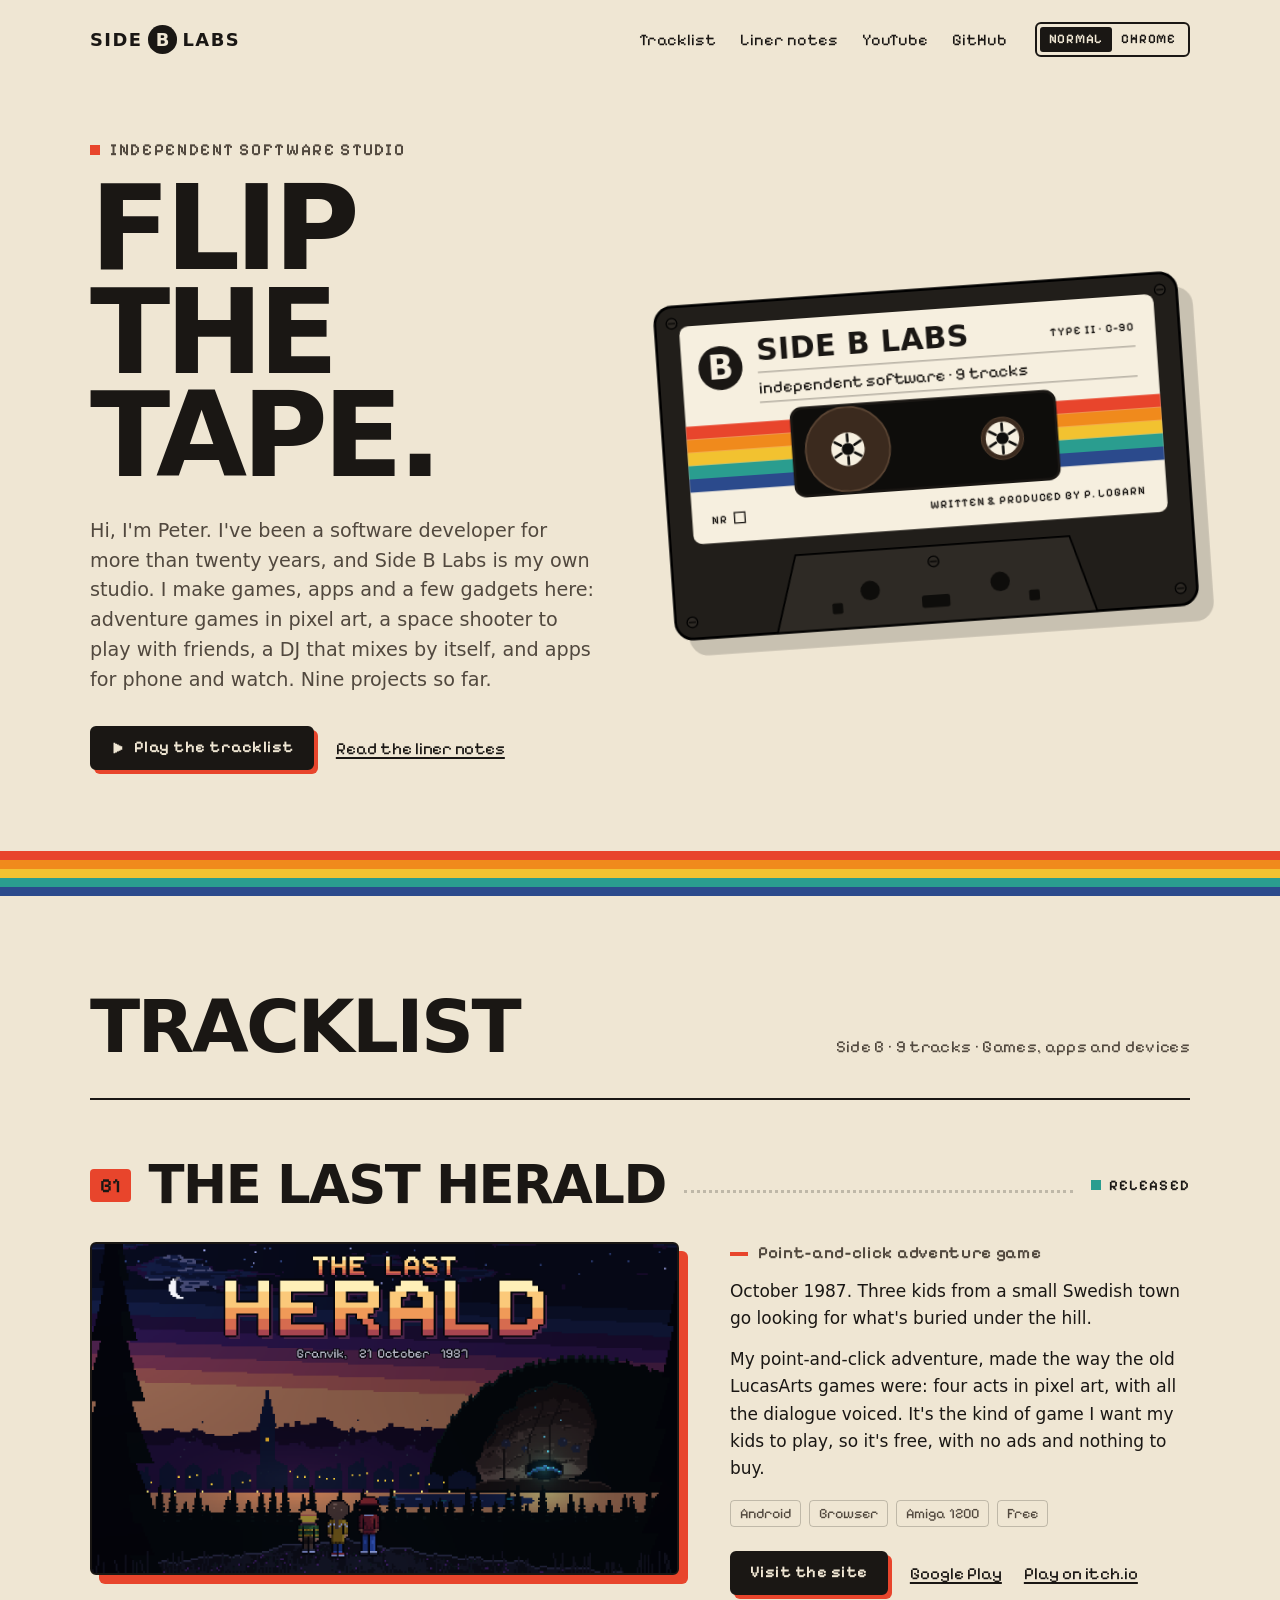
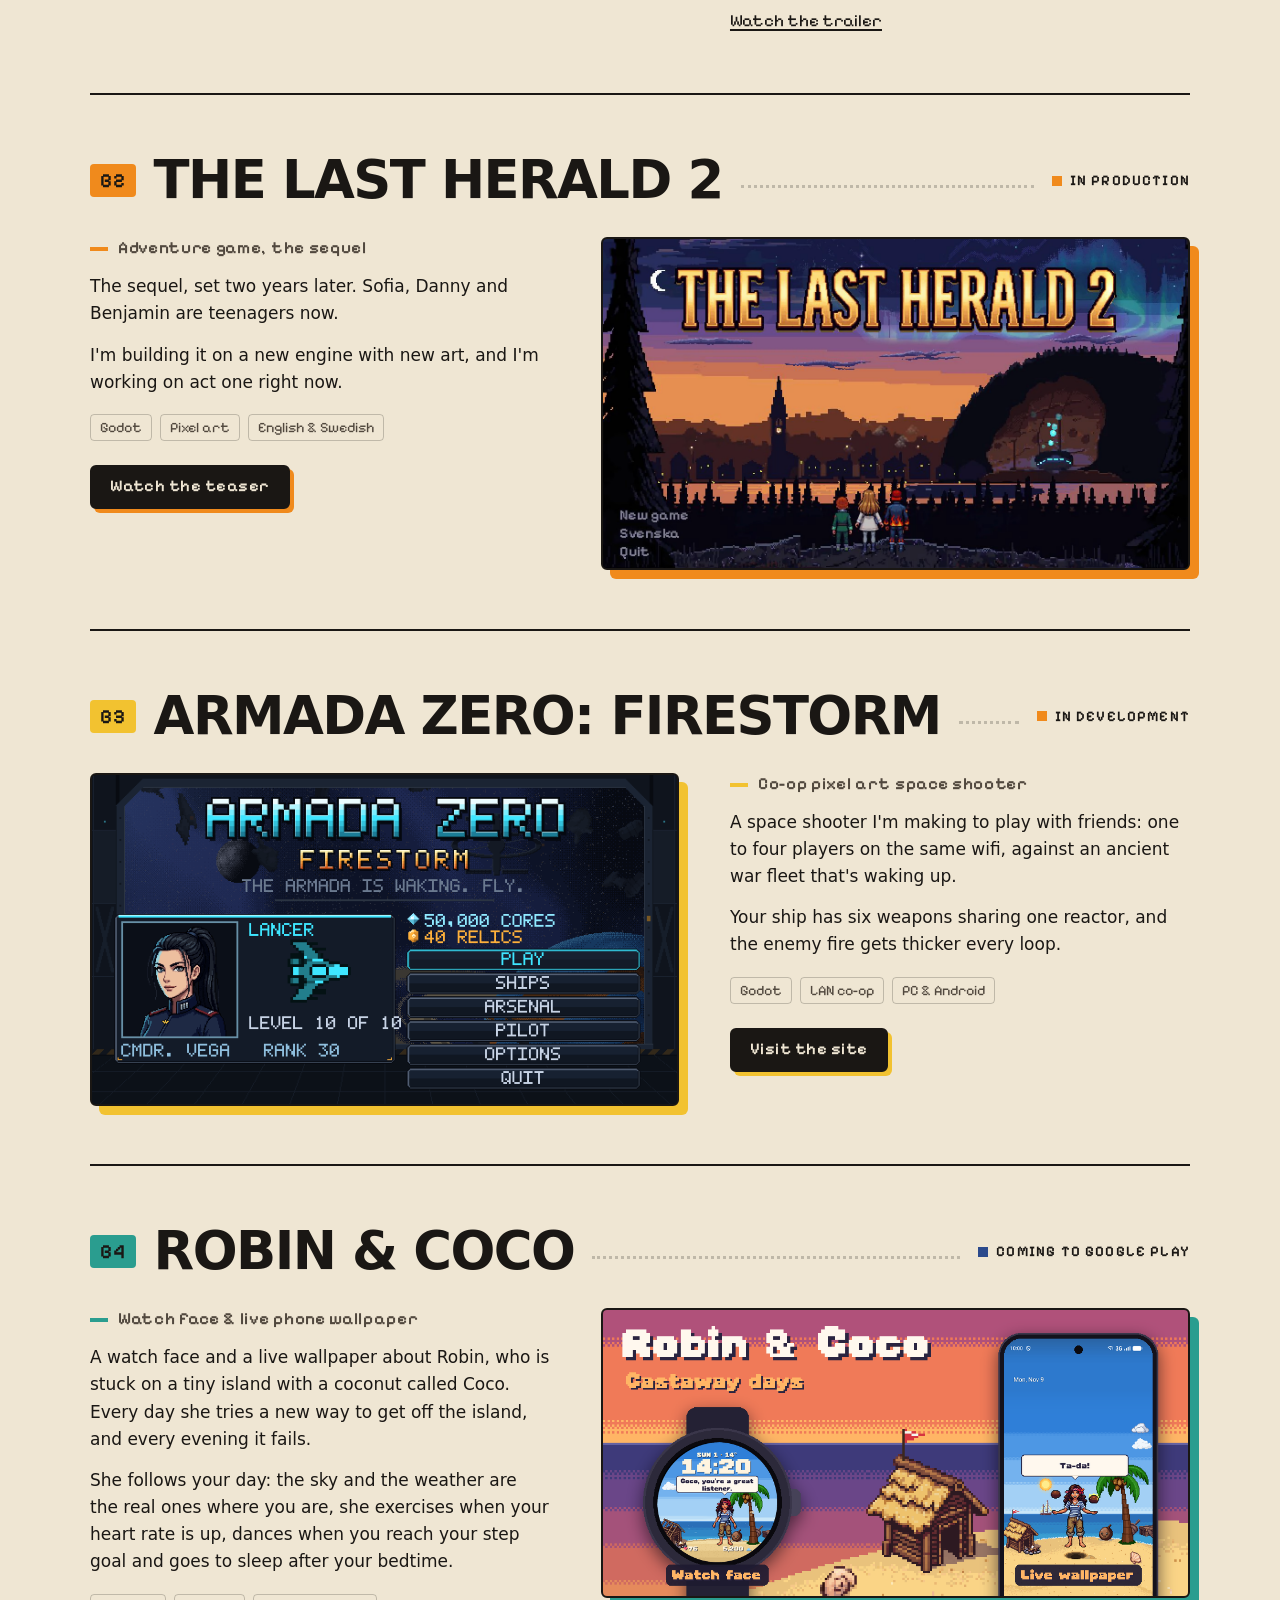
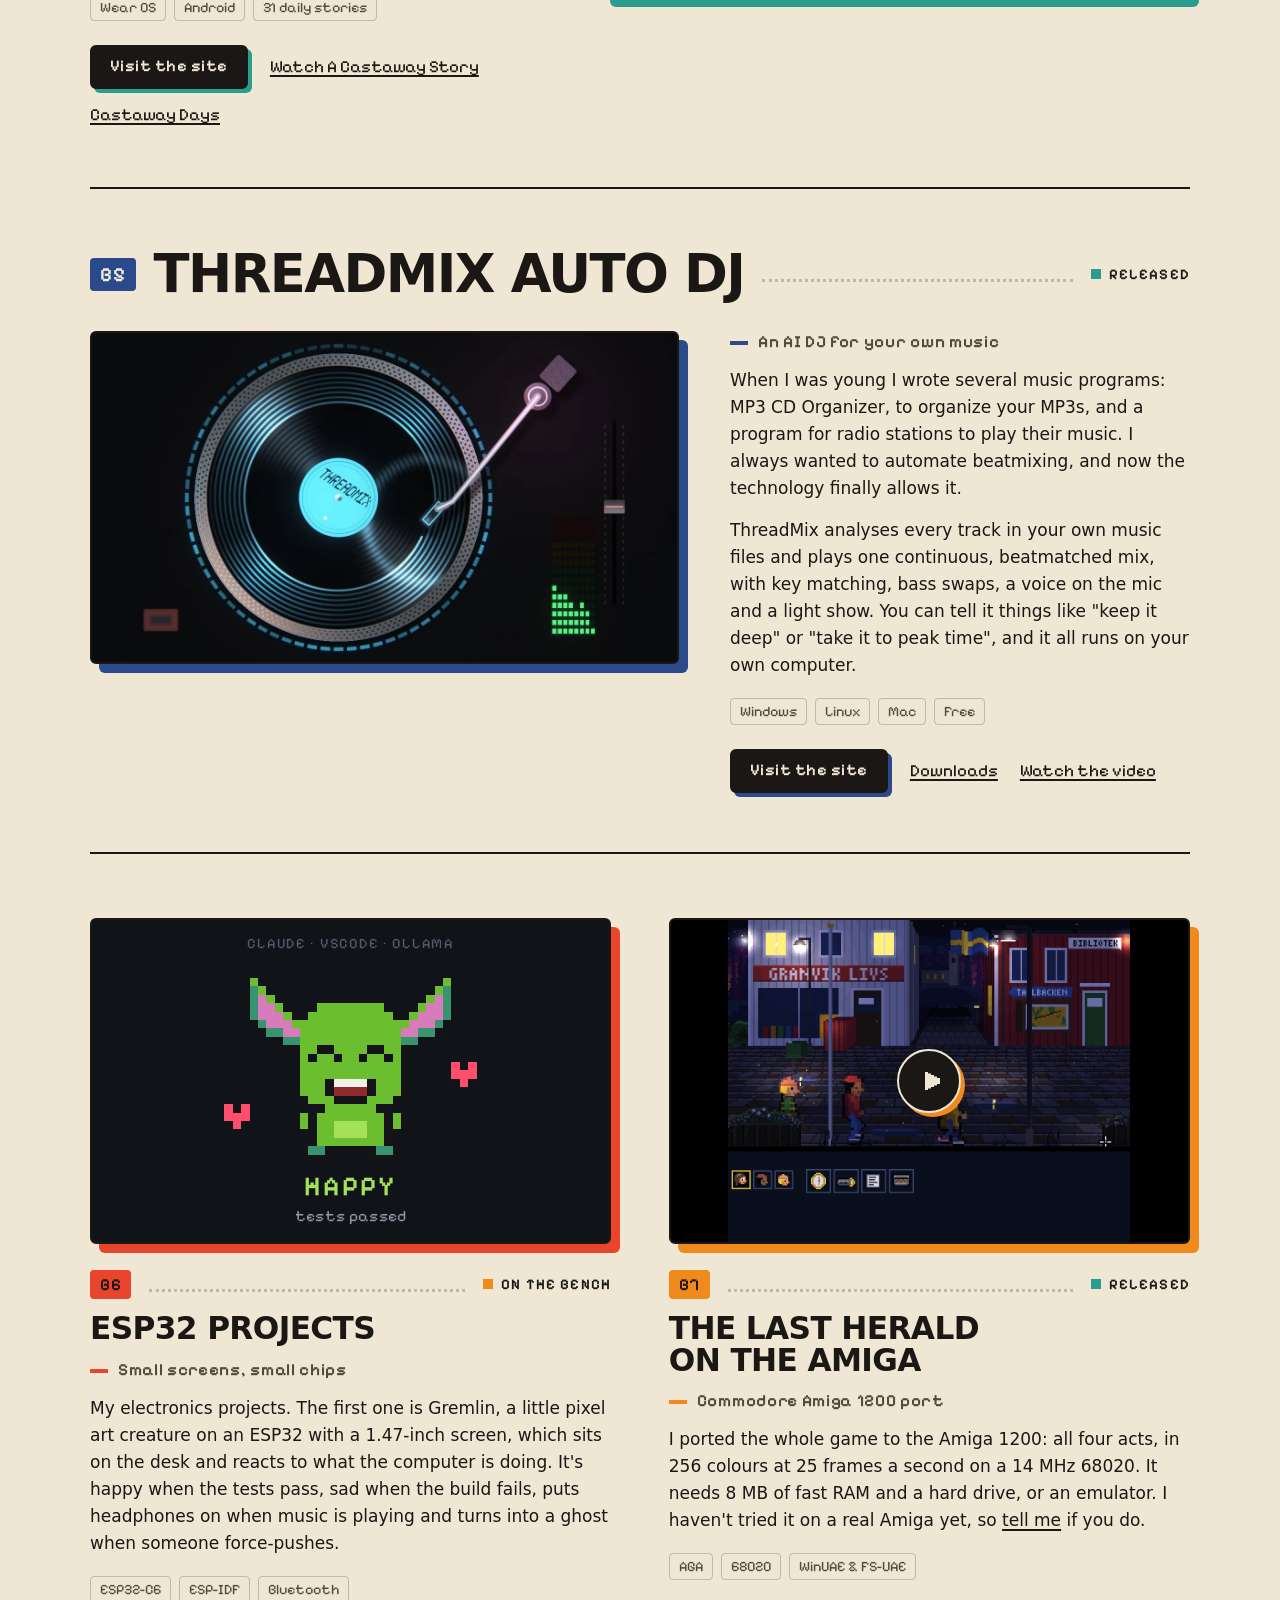
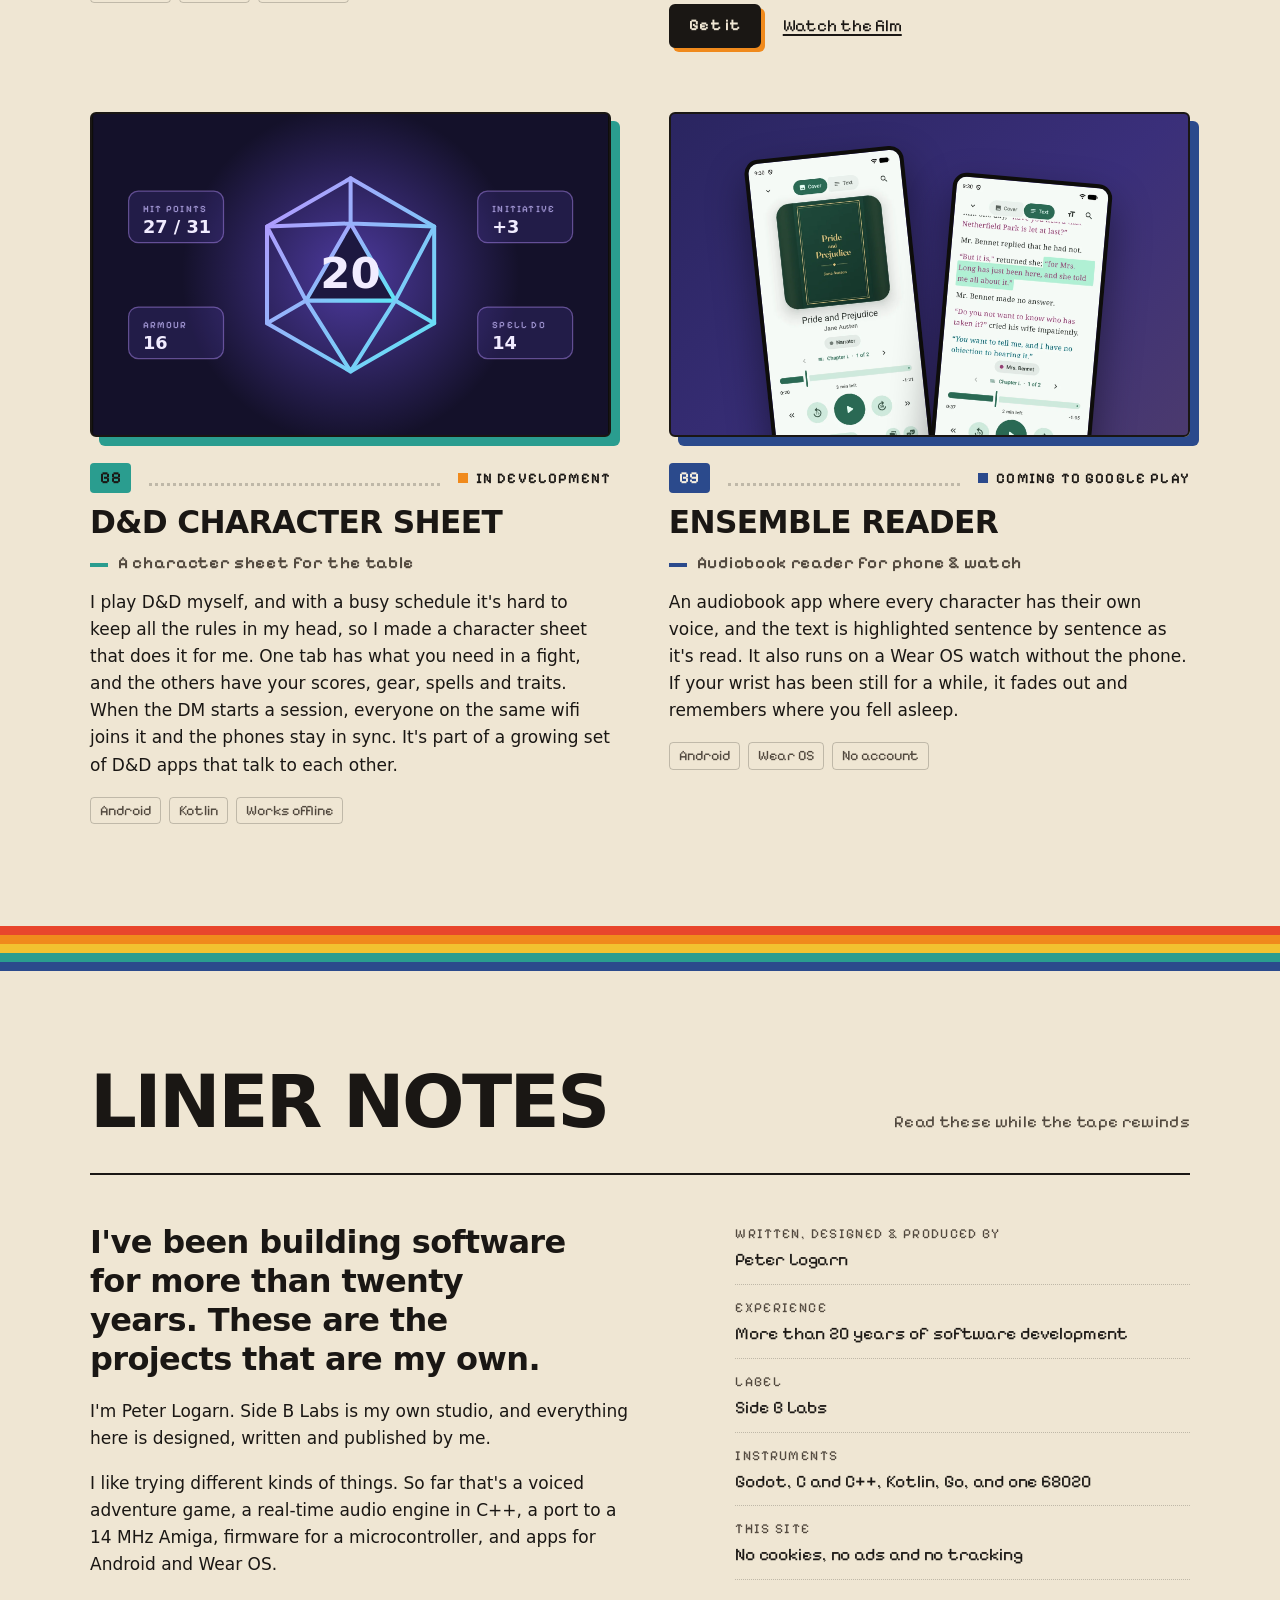
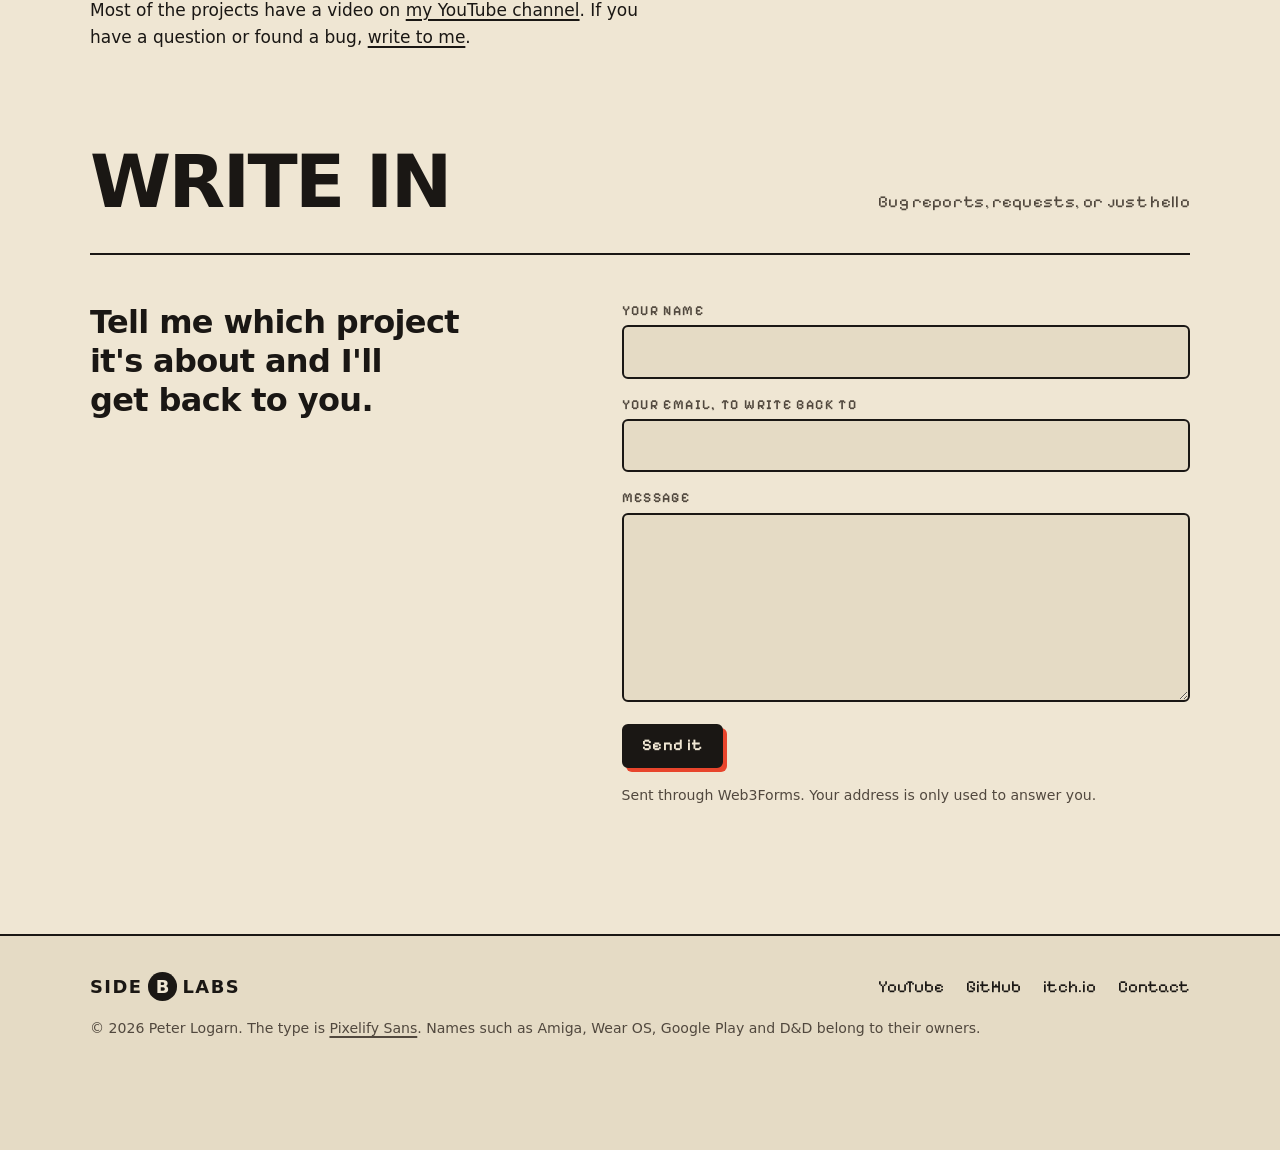
<file: index.html>
<!doctype html>
<html lang="en">
<head>
  <meta charset="utf-8">
  <meta name="viewport" content="width=device-width, initial-scale=1">
  <title>Side B Labs</title>
  <meta name="description" content="Side B Labs is the independent software studio of Peter Logarn, a developer with more than 20 years of experience: pixel art adventure games, a co-op space shooter, an AI DJ, apps for Android and Wear OS, and firmware for small devices.">
  <meta name="theme-color" content="#efe6d3" media="(prefers-color-scheme: light)">
  <meta name="theme-color" content="#14120f" media="(prefers-color-scheme: dark)">
  <link rel="icon" type="image/svg+xml" href="assets/favicon.svg">
  <link rel="icon" type="image/png" sizes="64x64" href="assets/favicon-64.png">
  <link rel="apple-touch-icon" href="assets/icon-180.png">
  <meta property="og:type" content="website">
  <meta property="og:title" content="Side B Labs">
  <meta property="og:description" content="Independent software by Peter Logarn, a developer with more than 20 years of experience: pixel art adventures, a co-op space shooter, a DJ that mixes itself, and more.">
  <meta property="og:image" content="https://sideblabs.com/assets/og.png">
  <meta property="og:url" content="https://sideblabs.com/">
  <meta name="twitter:card" content="summary_large_image">
  <script>
    // The tape type (colour theme) is set before the page is drawn, so it never flashes.
    try {
      var t = localStorage.getItem('tape');
      if (t === 'light' || t === 'dark') document.documentElement.dataset.theme = t;
    } catch (e) {}
    document.documentElement.classList.add('js');
  </script>
  <link rel="stylesheet" href="css/site.css">
</head>
<body>

<a class="skip" href="#tracklist">Skip to the tracklist</a>

<header class="top wrap">
  <a class="wordmark" href="./" aria-label="Side B Labs, home">Side <span class="b" aria-hidden="true">B</span><span class="sr">B</span> Labs</a>
  <nav aria-label="Sections">
    <a href="#tracklist">Tracklist</a>
    <a href="#liner-notes">Liner notes</a>
    <a href="https://www.youtube.com/@PeterLogarn" rel="noopener">YouTube</a>
    <a href="https://github.com/logge" rel="noopener">GitHub</a>
  </nav>
  <div class="tape-type" role="group" aria-label="Tape type (colour theme)">
    <button type="button" data-tape="light" aria-pressed="false">Normal</button>
    <button type="button" data-tape="dark" aria-pressed="false">Chrome</button>
  </div>
</header>

<main>

  <section class="hero wrap">
    <div class="hero-text">
      <p class="eyebrow">Independent software studio</p>
      <h1>Flip the tape.</h1>
      <p class="lede">Hi, I'm Peter. I've been a software developer for more than twenty years, and Side&nbsp;B Labs is my own studio. I make games, apps and a few gadgets here: adventure games in pixel art, a space shooter to play with friends, a DJ that mixes by itself, and apps for phone and watch. Nine projects so far.</p>
      <p class="hero-actions">
        <a class="btn" href="#tracklist">
          <svg viewBox="0 0 16 16" aria-hidden="true"><path fill="currentColor" d="M4 2h2v1h2v1h2v1h2v1h2v4h-2v1h-2v1H8v1H6v1H4z"/></svg>
          Play the tracklist
        </a>
        <a class="quiet" href="#liner-notes">Read the liner notes</a>
      </p>
    </div>

    <div class="hero-tape">
      <svg class="cassette" viewBox="0 0 600 384" role="img" aria-label="A cassette tape labelled Side B Labs, its reels turning.">
        <defs>
          <clipPath id="tape-window"><rect x="150" y="128" width="300" height="100" rx="12"/></clipPath>
        </defs>
        <rect class="c-shell" x="3" y="3" width="594" height="378" rx="20"/>
        <rect class="c-label" x="30" y="26" width="540" height="248" rx="10"/>

        <g class="c-stripes">
          <rect x="30" y="140" width="540" height="15" fill="#e8452c"/>
          <rect x="30" y="155" width="540" height="15" fill="#f08a1c"/>
          <rect x="30" y="170" width="540" height="15" fill="#f2c230"/>
          <rect x="30" y="185" width="540" height="15" fill="#2a9d8f"/>
          <rect x="30" y="200" width="540" height="15" fill="#2b4a8c"/>
        </g>

        <circle class="c-ink" cx="74" cy="76" r="25"/>
        <text class="c-side" x="74" y="89" text-anchor="middle">B</text>
        <text class="c-title" x="116" y="71">SIDE B LABS</text>
        <line class="c-rule" x1="116" y1="84" x2="546" y2="84"/>
        <text class="c-hand" x="116" y="108">independent software · 9 tracks</text>
        <line class="c-rule" x1="116" y1="118" x2="546" y2="118"/>
        <text class="c-small" x="546" y="66" text-anchor="end">TYPE II · C-90</text>
        <text class="c-small" x="52" y="252">NR</text>
        <rect class="c-box" x="78" y="241" width="12" height="12"/>
        <text class="c-small" x="546" y="252" text-anchor="end">WRITTEN &amp; PRODUCED BY P. LOGARN</text>

        <rect class="c-window" x="150" y="128" width="300" height="100" rx="12"/>
        <g clip-path="url(#tape-window)">
          <circle class="c-pack c-pack-l" cx="212" cy="178" r="48"/>
          <circle class="c-pack c-pack-r" cx="388" cy="178" r="48"/>
          <g class="c-hub c-hub-l">
            <circle cx="212" cy="178" r="19"/>
            <path d="M212 161v8M212 187v8M197.300 169.500l6.900 4M219.800 182.500l6.900 4M197.300 186.500l6.900-4M219.800 173.500l6.900-4"/>
            <circle class="c-hole" cx="212" cy="178" r="7"/>
          </g>
          <g class="c-hub c-hub-r">
            <circle cx="388" cy="178" r="19"/>
            <path d="M388 161v8M388 187v8M373.300 169.500l6.900 4M395.800 182.500l6.900 4M373.300 186.500l6.900-4M395.800 173.500l6.900-4"/>
            <circle class="c-hole" cx="388" cy="178" r="7"/>
          </g>
        </g>
        <rect class="c-window-rim" x="150" y="128" width="300" height="100" rx="12"/>

        <path class="c-foot" d="M118 381 144 294h312l26 87z"/>
        <circle class="c-hole" cx="226" cy="340" r="11"/>
        <circle class="c-hole" cx="374" cy="340" r="11"/>
        <rect class="c-hole" x="182" y="352" width="12" height="12" rx="2"/>
        <rect class="c-hole" x="406" y="352" width="12" height="12" rx="2"/>
        <rect class="c-hole" x="284" y="350" width="32" height="14" rx="3"/>

        <g class="c-screw">
          <circle cx="22" cy="22" r="6"/><path d="M18 22h8"/>
          <circle cx="578" cy="22" r="6"/><path d="M574 22h8"/>
          <circle cx="22" cy="362" r="6"/><path d="M18 362h8"/>
          <circle cx="578" cy="362" r="6"/><path d="M574 362h8"/>
          <circle cx="300" cy="312" r="6"/><path d="M296 312h8"/>
        </g>
      </svg>
    </div>
  </section>

  <div class="stripes" aria-hidden="true"><i></i><i></i><i></i><i></i><i></i></div>

  <section id="tracklist" class="wrap tracklist">
    <header class="section-head">
      <h2>Tracklist</h2>
      <p class="px">Side B · 9 tracks · Games, apps and devices</p>
    </header>

    <article class="track a1" id="the-last-herald" data-n="B1" data-title="The Last Herald">
      <header class="track-head">
        <span class="num">B1</span>
        <h3>The Last Herald</h3>
        <span class="leader" aria-hidden="true"></span>
        <span class="status live">Released</span>
      </header>
      <div class="track-body">
        <a class="art" href="last-herald/">
          <img src="assets/tracks/last-herald.png" width="1440" height="810" alt="The Last Herald's title screen: three kids on a hill at dusk, looking down at a small town and the glowing hill across the valley.">
        </a>
        <div class="notes">
          <p class="kind">Point-and-click adventure game</p>
          <p>October 1987. Three kids from a small Swedish town go looking for what's buried under the hill.</p>
          <p>My point-and-click adventure, made the way the old LucasArts games were: four acts in pixel art, with all the dialogue voiced. It's the kind of game I want my kids to play, so it's free, with no ads and nothing to buy.</p>
          <ul class="tags"><li>Android</li><li>Browser</li><li>Amiga 1200</li><li>Free</li></ul>
          <p class="links">
            <a class="btn" href="last-herald/">Visit the site</a>
            <a href="https://play.google.com/store/apps/details?id=io.github.logge.lastherald" rel="noopener">Google Play</a>
            <a href="https://plogarn.itch.io/the-last-herald" rel="noopener">Play on itch.io</a>
            <a href="https://www.youtube.com/watch?v=PE8nIEQJ5BU" rel="noopener">Watch the trailer</a>
          </p>
        </div>
      </div>
    </article>

    <article class="track a2" id="the-last-herald-2" data-n="B2" data-title="The Last Herald 2">
      <header class="track-head">
        <span class="num">B2</span>
        <h3>The Last Herald 2</h3>
        <span class="leader" aria-hidden="true"></span>
        <span class="status wip">In production</span>
      </header>
      <div class="track-body">
        <div class="art">
          <img src="assets/tracks/last-herald-2.webp" width="1280" height="720" loading="lazy" alt="The Last Herald 2's title screen: the three kids, older now, on a ledge at dusk above the town, a starship glowing in a cave under the northern lights.">
        </div>
        <div class="notes">
          <p class="kind">Adventure game, the sequel</p>
          <p>The sequel, set two years later. Sofia, Danny and Benjamin are teenagers now.</p>
          <p>I'm building it on a new engine with new art, and I'm working on act one right now.</p>
          <ul class="tags"><li>Godot</li><li>Pixel art</li><li>English &amp; Swedish</li></ul>
          <p class="links">
            <a class="btn" href="https://www.youtube.com/watch?v=LLj1WACvdCU" rel="noopener">Watch the teaser</a>
          </p>
        </div>
      </div>
    </article>

    <article class="track a3" id="armada-zero" data-n="B3" data-title="Armada Zero: Firestorm">
      <header class="track-head">
        <span class="num">B3</span>
        <h3>Armada Zero: Firestorm</h3>
        <span class="leader" aria-hidden="true"></span>
        <span class="status wip">In development</span>
      </header>
      <div class="track-body">
        <a class="art" href="armada-zero/">
          <img src="assets/tracks/armada-zero.png" width="1280" height="720" loading="lazy" alt="Armada Zero: Firestorm's hangar screen: the title, Commander Vega's portrait, her ship the Lancer, and the menu.">
        </a>
        <div class="notes">
          <p class="kind">Co-op pixel art space shooter</p>
          <p>A space shooter I'm making to play with friends: one to four players on the same wifi, against an ancient war fleet that's waking up.</p>
          <p>Your ship has six weapons sharing one reactor, and the enemy fire gets thicker every loop.</p>
          <ul class="tags"><li>Godot</li><li>LAN co-op</li><li>PC &amp; Android</li></ul>
          <p class="links">
            <a class="btn" href="armada-zero/">Visit the site</a>
          </p>
        </div>
      </div>
    </article>

    <article class="track a4" id="robin-and-coco" data-n="B4" data-title="Robin &amp; Coco">
      <header class="track-head">
        <span class="num">B4</span>
        <h3>Robin &amp; Coco</h3>
        <span class="leader" aria-hidden="true"></span>
        <span class="status soon">Coming to Google Play</span>
      </header>
      <div class="track-body">
        <a class="art" href="robin-coco/">
          <img src="assets/tracks/robin-coco.png" width="1024" height="500" loading="lazy" alt="Robin and Coco: Castaway Days. Robin on her desert island in pixel art, as a watch face on a watch and as a live wallpaper on a phone.">
        </a>
        <div class="notes">
          <p class="kind">Watch face &amp; live phone wallpaper</p>
          <p>A watch face and a live wallpaper about Robin, who is stuck on a tiny island with a coconut called Coco. Every day she tries a new way to get off the island, and every evening it fails.</p>
          <p>She follows your day: the sky and the weather are the real ones where you are, she exercises when your heart rate is up, dances when you reach your step goal and goes to sleep after your bedtime.</p>
          <ul class="tags"><li>Wear OS</li><li>Android</li><li>31 daily stories</li></ul>
          <p class="links">
            <a class="btn" href="robin-coco/">Visit the site</a>
            <a href="https://www.youtube.com/watch?v=5Y0hx-QC5Co" rel="noopener">Watch A Castaway Story</a>
            <a href="https://www.youtube.com/watch?v=mbs01jqCH_Y" rel="noopener">Castaway Days</a>
          </p>
        </div>
      </div>
    </article>

    <article class="track a5" id="threadmix" data-n="B5" data-title="ThreadMix Auto DJ">
      <header class="track-head">
        <span class="num">B5</span>
        <h3>ThreadMix Auto DJ</h3>
        <span class="leader" aria-hidden="true"></span>
        <span class="status live">Released</span>
      </header>
      <div class="track-body">
        <a class="art" href="threadmix/">
          <img src="assets/tracks/threadmix.webp" width="1280" height="720" loading="lazy" alt="ThreadMix's turntable visualizer: a glowing record with ThreadMix on its label, a tonearm and a level meter.">
        </a>
        <div class="notes">
          <p class="kind">An AI DJ for your own music</p>
          <p>When I was young I wrote several music programs: MP3 CD Organizer, to organize your MP3s, and a program for radio stations to play their music. I always wanted to automate beatmixing, and now the technology finally allows it.</p>
          <p>ThreadMix analyses every track in your own music files and plays one continuous, beatmatched mix, with key matching, bass swaps, a voice on the mic and a light show. You can tell it things like "keep it deep" or "take it to peak time", and it all runs on your own computer.</p>
          <ul class="tags"><li>Windows</li><li>Linux</li><li>Mac</li><li>Free</li></ul>
          <p class="links">
            <a class="btn" href="threadmix/">Visit the site</a>
            <a href="threadmix/#download">Downloads</a>
            <a href="https://www.youtube.com/watch?v=RaKkexU7fUg" rel="noopener">Watch the video</a>
          </p>
        </div>
      </div>
    </article>

    <div class="b-grid">

      <article class="track small a1" id="esp32" data-n="B6" data-title="ESP32 projects">
        <div class="art stage gremlin-stage" role="img" aria-label="Gremlin, a green pixel art critter, changing mood on a small screen.">
          <div class="gremlin-screen">
            <span class="g-head px">claude · vscode · ollama</span>
            <span class="gremlin" aria-hidden="true"></span>
            <span class="g-mood px">happy</span>
            <span class="g-why px">tests passed</span>
          </div>
        </div>
        <header class="track-head">
          <span class="num">B6</span>
          <h3>ESP32 projects</h3>
          <span class="leader" aria-hidden="true"></span>
          <span class="status wip">On the bench</span>
        </header>
        <div class="notes">
          <p class="kind">Small screens, small chips</p>
          <p>My electronics projects. The first one is Gremlin, a little pixel art creature on an ESP32 with a 1.47-inch screen, which sits on the desk and reacts to what the computer is doing. It's happy when the tests pass, sad when the build fails, puts headphones on when music is playing and turns into a ghost when someone force-pushes.</p>
          <ul class="tags"><li>ESP32-C6</li><li>ESP-IDF</li><li>Bluetooth</li></ul>
        </div>
      </article>

      <article class="track small a2" id="amiga" data-n="B7" data-title="The Last Herald, Amiga 1200">
        <a class="art stage crt" href="https://www.youtube.com/watch?v=VHJVSludNbY" rel="noopener" aria-label="Watch the Amiga version's film">
          <img src="assets/tracks/amiga.png" width="960" height="768" loading="lazy" alt="The Last Herald on an Amiga 1200: the three kids in the town square at night, the panel of what they carry under the picture.">
        </a>
        <header class="track-head">
          <span class="num">B7</span>
          <h3>The Last Herald on the Amiga</h3>
          <span class="leader" aria-hidden="true"></span>
          <span class="status live">Released</span>
        </header>
        <div class="notes">
          <p class="kind">Commodore Amiga 1200 port</p>
          <p>I ported the whole game to the Amiga 1200: all four acts, in 256 colours at 25 frames a second on a 14&nbsp;MHz 68020. It needs 8&nbsp;MB of fast RAM and a hard drive, or an emulator. I haven't tried it on a real Amiga yet, so <a href="#contact">tell me</a> if you do.</p>
          <ul class="tags"><li>AGA</li><li>68020</li><li>WinUAE &amp; FS-UAE</li></ul>
          <p class="links">
            <a class="btn" href="last-herald/#amiga">Get it</a>
            <a href="https://www.youtube.com/watch?v=VHJVSludNbY" rel="noopener">Watch the film</a>
          </p>
        </div>
      </article>

      <article class="track small a4" id="character-sheet" data-n="B8" data-title="D&amp;D character sheet">
        <div class="art stage">
          <svg class="arcane" viewBox="0 0 640 400" role="img" aria-label="A glowing twenty-sided die showing a 20, with hit points, armour class and initiative around it.">
            <defs>
              <linearGradient id="arc" x1="0" y1="0" x2="1" y2="1"><stop offset="0" stop-color="#b993ff"/><stop offset="1" stop-color="#5ee6f5"/></linearGradient>
              <radialGradient id="arc-glow"><stop offset="0" stop-color="#7c5cff" stop-opacity=".55"/><stop offset="1" stop-color="#7c5cff" stop-opacity="0"/></radialGradient>
            </defs>
            <rect width="640" height="400" fill="#14112a"/>
            <circle cx="320" cy="200" r="210" fill="url(#arc-glow)"/>
            <g fill="none" stroke="url(#arc)" stroke-width="5" stroke-linejoin="round" stroke-linecap="round">
              <path d="M320 80 423.900 140V260L320 320 216.100 260V140Z"/>
              <path d="M320 136 375.400 232H264.600Z" fill="#1d1840"/>
              <path d="M320 136V80M320 136 423.900 140M320 136 216.100 140M375.400 232 423.900 140M375.400 232 423.900 260M375.400 232 320 320M264.600 232 216.100 140M264.600 232 216.100 260M264.600 232 320 320"/>
            </g>
            <text x="320" y="216" text-anchor="middle" class="arc-n">20</text>
            <g class="arc-chip">
              <rect x="44" y="96" width="118" height="64" rx="12"/><text x="62" y="122" class="arc-k">HIT POINTS</text><text x="62" y="148" class="arc-v">27 / 31</text>
              <rect x="44" y="240" width="118" height="64" rx="12"/><text x="62" y="266" class="arc-k">ARMOUR</text><text x="62" y="292" class="arc-v">16</text>
              <rect x="478" y="96" width="118" height="64" rx="12"/><text x="496" y="122" class="arc-k">INITIATIVE</text><text x="496" y="148" class="arc-v">+3</text>
              <rect x="478" y="240" width="118" height="64" rx="12"/><text x="496" y="266" class="arc-k">SPELL DC</text><text x="496" y="292" class="arc-v">14</text>
            </g>
          </svg>
        </div>
        <header class="track-head">
          <span class="num">B8</span>
          <h3>D&amp;D character sheet</h3>
          <span class="leader" aria-hidden="true"></span>
          <span class="status wip">In development</span>
        </header>
        <div class="notes">
          <p class="kind">A character sheet for the table</p>
          <p>I play D&amp;D myself, and with a busy schedule it's hard to keep all the rules in my head, so I made a character sheet that does it for me. One tab has what you need in a fight, and the others have your scores, gear, spells and traits. When the DM starts a session, everyone on the same wifi joins it and the phones stay in sync. It's part of a growing set of D&amp;D apps that talk to each other.</p>
          <ul class="tags"><li>Android</li><li>Kotlin</li><li>Works offline</li></ul>
        </div>
      </article>

      <article class="track small a5" id="ensemble-reader" data-n="B9" data-title="Ensemble Reader">
        <div class="art stage phones">
          <img src="assets/tracks/ensemble-player.webp" width="540" height="1080" loading="lazy" alt="Ensemble Reader's player, with the cover of Pride and Prejudice.">
          <img src="assets/tracks/ensemble-read-along.webp" width="540" height="1080" loading="lazy" alt="Ensemble Reader's read-along view: the sentence being read is highlighted, each speaker in their own colour.">
        </div>
        <header class="track-head">
          <span class="num">B9</span>
          <h3>Ensemble Reader</h3>
          <span class="leader" aria-hidden="true"></span>
          <span class="status soon">Coming to Google Play</span>
        </header>
        <div class="notes">
          <p class="kind">Audiobook reader for phone &amp; watch</p>
          <p>An audiobook app where every character has their own voice, and the text is highlighted sentence by sentence as it's read. It also runs on a Wear OS watch without the phone. If your wrist has been still for a while, it fades out and remembers where you fell asleep.</p>
          <ul class="tags"><li>Android</li><li>Wear OS</li><li>No account</li></ul>
        </div>
      </article>

    </div>
  </section>

  <div class="stripes" aria-hidden="true"><i></i><i></i><i></i><i></i><i></i></div>

  <section id="liner-notes" class="wrap liner">
    <header class="section-head">
      <h2>Liner notes</h2>
      <p class="px">Read these while the tape rewinds</p>
    </header>
    <div class="liner-body">
      <div class="liner-text">
        <p class="big">I've been building software for more than twenty years. These are the projects that are my own.</p>
        <p>I'm Peter Logarn. Side&nbsp;B Labs is my own studio, and everything here is designed, written and published by me.</p>
        <p>I like trying different kinds of things. So far that's a voiced adventure game, a real-time audio engine in C++, a port to a 14&nbsp;MHz Amiga, firmware for a microcontroller, and apps for Android and Wear&nbsp;OS.</p>
        <p>Most of the projects have a video on <a href="https://www.youtube.com/@PeterLogarn" rel="noopener">my YouTube channel</a>. If you have a question or found a bug, <a href="#contact">write to me</a>.</p>
      </div>
      <dl class="credits">
        <div><dt>Written, designed &amp; produced by</dt><dd>Peter Logarn</dd></div>
        <div><dt>Experience</dt><dd>More than 20 years of software development</dd></div>
        <div><dt>Label</dt><dd>Side B Labs</dd></div>
        <div><dt>Instruments</dt><dd>Godot, C and C++, Kotlin, Go, and one 68020</dd></div>
        <div><dt>This site</dt><dd>No cookies, no ads and no tracking</dd></div>
      </dl>
    </div>
  </section>

  <section id="contact" class="wrap contact">
    <header class="section-head">
      <h2>Write in</h2>
      <p class="px">Bug reports, requests, or just hello</p>
    </header>
    <div class="contact-body">
      <div class="contact-text">
        <p class="big">Tell me which project it's about and I'll get back to you.</p>
      </div>
      <!-- The form is sent by Web3Forms (web3forms.com). The value of access_key is the key they
           mailed; it's meant to be public: all it can do is send a message to the address it belongs to. -->
      <form class="contact-form" action="https://api.web3forms.com/submit" method="POST">
        <input type="hidden" name="access_key" value="192af450-07fc-48d7-8f1f-1c5e8c57be84">
        <input type="hidden" name="subject" value="A message from sideblabs.com">
        <input type="hidden" name="from_name" value="Side B Labs website">
        <input type="checkbox" name="botcheck" class="sr" tabindex="-1" autocomplete="off" aria-hidden="true">
        <label for="c-name">Your name</label>
        <input id="c-name" name="name" type="text" autocomplete="name" required>
        <label for="c-email">Your email, to write back to</label>
        <input id="c-email" name="email" type="email" autocomplete="email" required>
        <label for="c-message">Message</label>
        <textarea id="c-message" name="message" rows="6" required></textarea>
        <div class="form-foot">
          <button class="btn" type="submit">Send it</button>
          <p class="form-status px" role="status" aria-live="polite"></p>
        </div>
        <p class="small">Sent through Web3Forms. Your address is only used to answer you.</p>
      </form>
    </div>
  </section>

</main>

<footer class="foot">
  <div class="wrap">
    <a class="wordmark" href="./" aria-label="Side B Labs, home">Side <span class="b" aria-hidden="true">B</span><span class="sr">B</span> Labs</a>
    <nav aria-label="Elsewhere">
      <a href="https://www.youtube.com/@PeterLogarn" rel="noopener">YouTube</a>
      <a href="https://github.com/logge" rel="noopener">GitHub</a>
      <a href="https://plogarn.itch.io/" rel="noopener">itch.io</a>
      <a href="#contact">Contact</a>
    </nav>
    <p class="small">© 2026 Peter Logarn. The type is <a href="fonts/OFL.txt">Pixelify Sans</a>. Names such as Amiga, Wear OS, Google Play and D&amp;D belong to their owners.</p>
  </div>
</footer>

<div class="deck" hidden>
  <button type="button" data-skip="-1" aria-label="Previous track">
    <svg viewBox="0 0 16 16" aria-hidden="true"><path fill="currentColor" d="M2 3h2v10H2zM14 3v10h-1v-1h-2v-1H9v-1H7V9H5V7h2V6h2V5h2V4h2V3z"/></svg>
  </button>
  <a class="deck-now" href="#tracklist">
    <span class="deck-reels" aria-hidden="true"><i></i><i></i></span>
    <span class="deck-n px">B1</span>
    <span class="deck-title">The Last Herald</span>
  </a>
  <span class="deck-count px" aria-hidden="true">000</span>
  <button type="button" data-skip="1" aria-label="Next track">
    <svg viewBox="0 0 16 16" aria-hidden="true"><path fill="currentColor" d="M12 3h2v10h-2zM2 3v10h1v-1h2v-1h2v-1h2V9h2V7H9V6H7V5H5V4H3V3z"/></svg>
  </button>
</div>

<script src="js/site.js"></script>
</body>
</html>
</file>
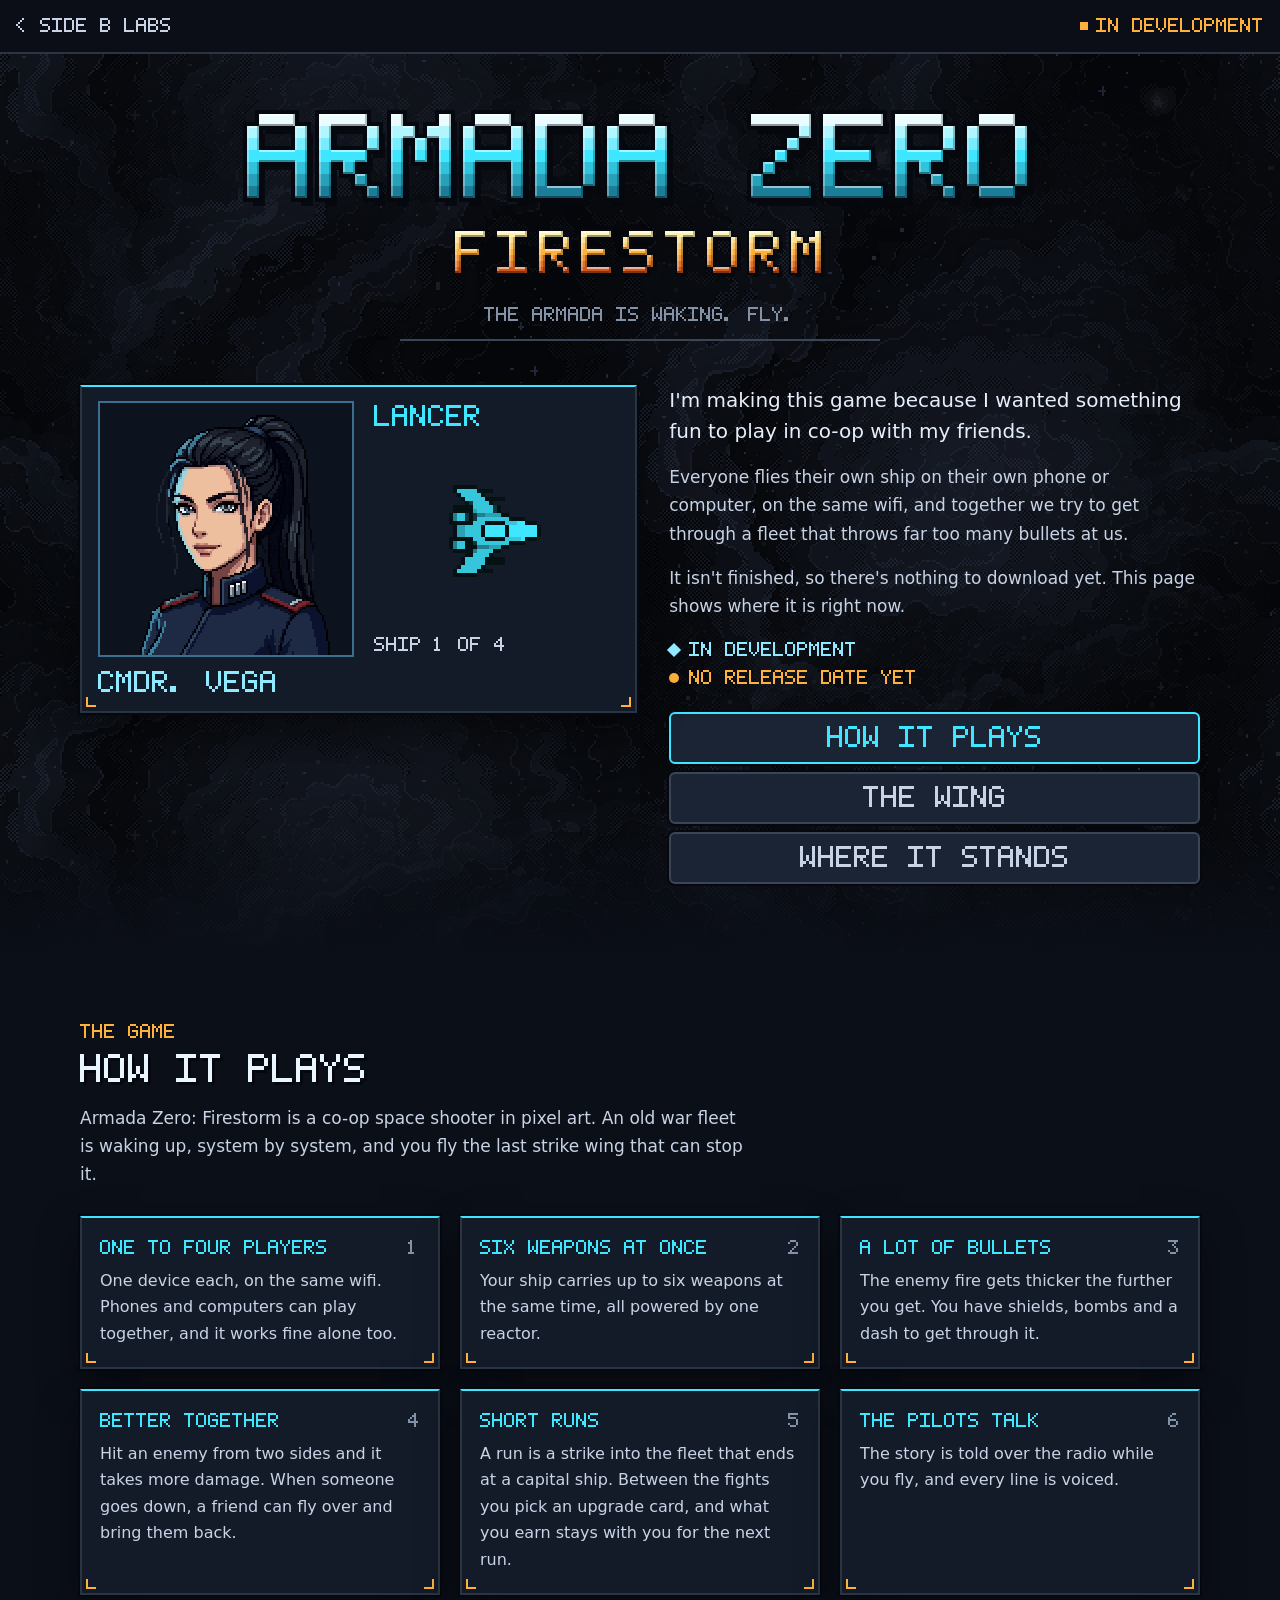
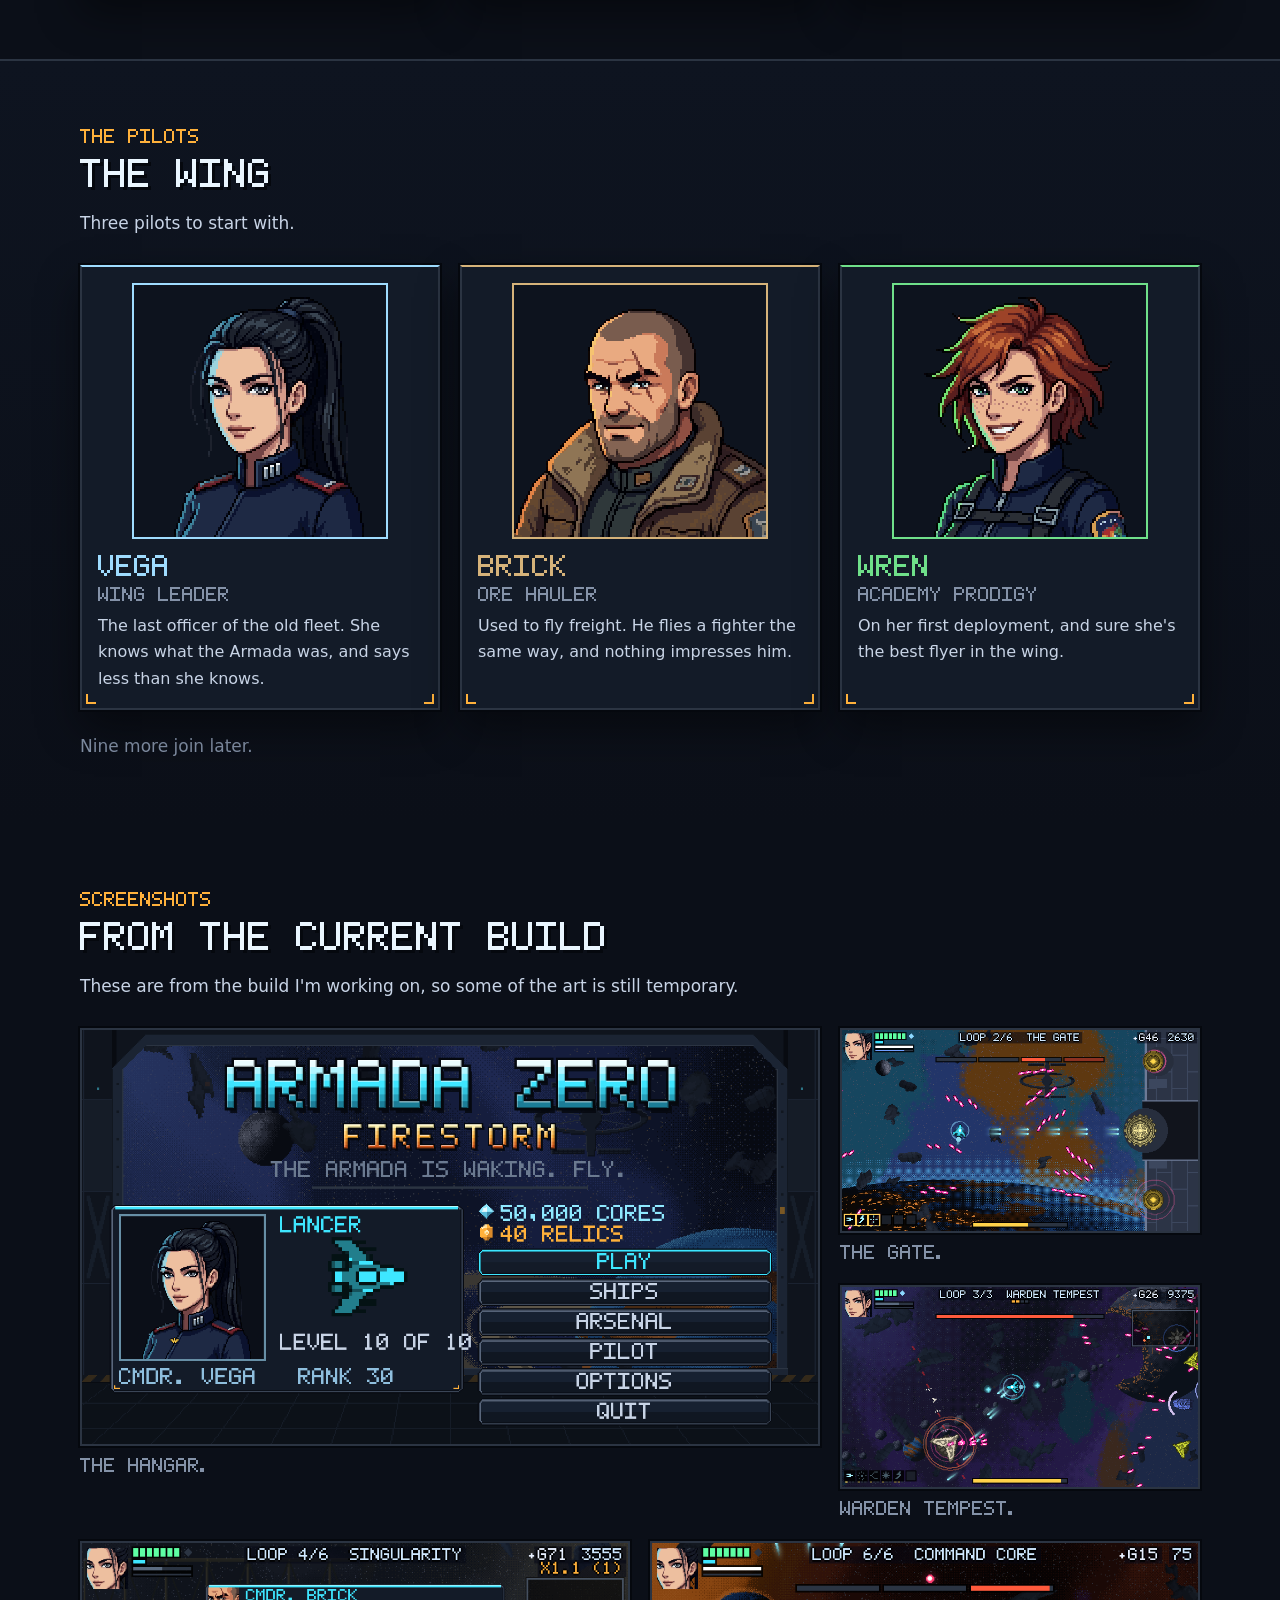
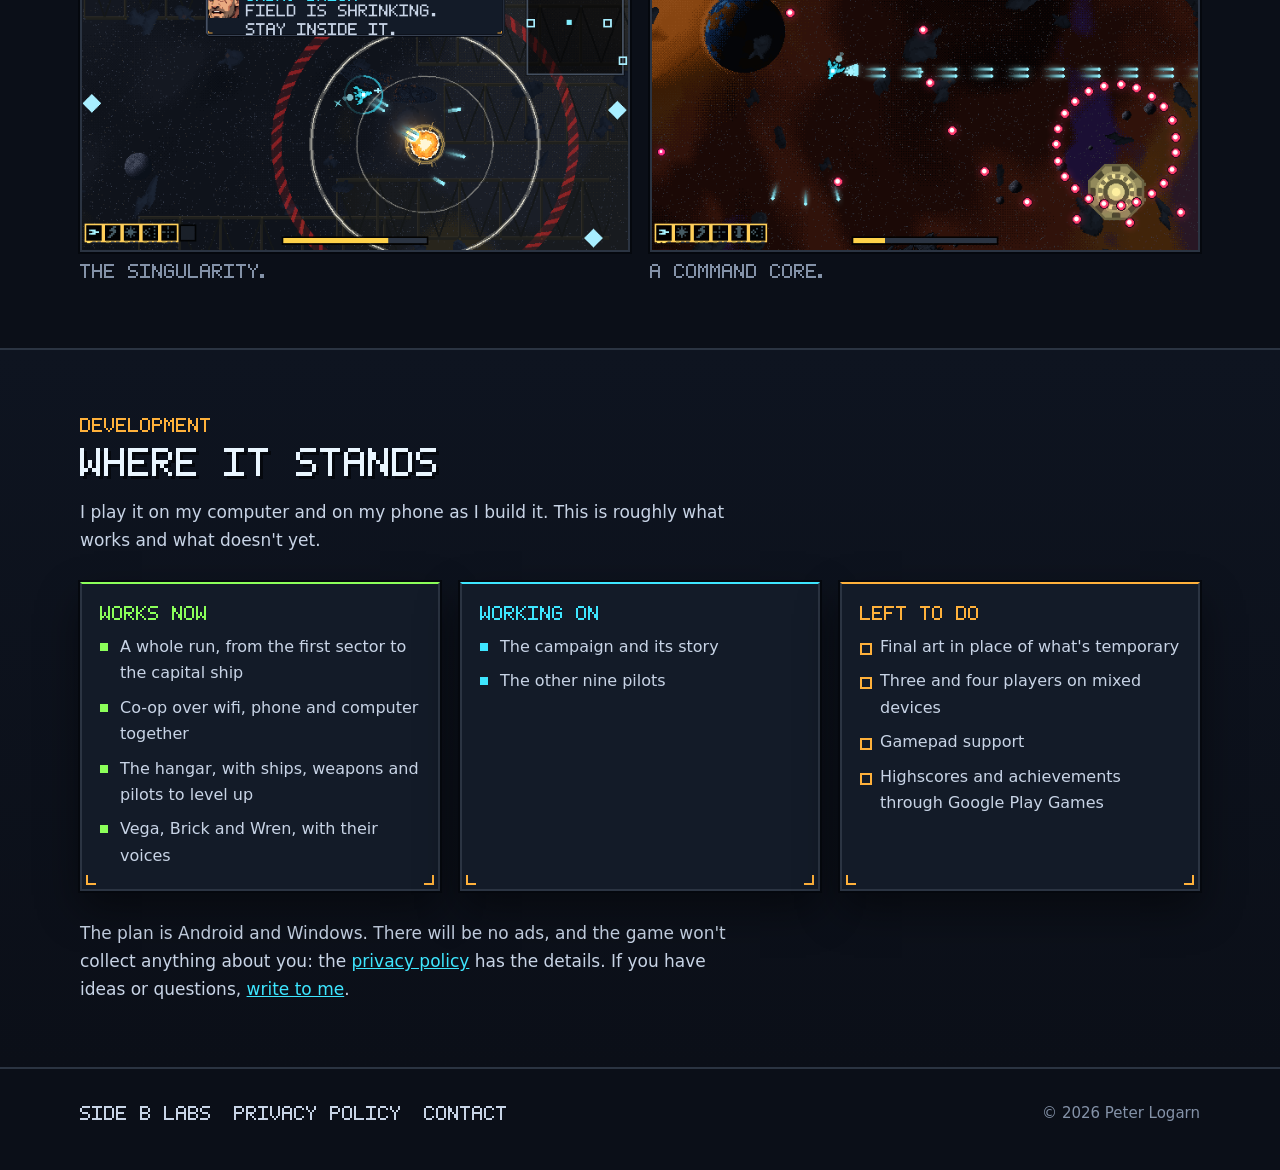
<file: armada-zero/index.html>
<!doctype html>
<html lang="en">
<head>
  <meta charset="utf-8">
  <meta name="viewport" content="width=device-width, initial-scale=1">
  <title>Armada Zero: Firestorm</title>
  <meta name="description" content="Armada Zero: Firestorm is a co-op pixel art space shooter for one to four players on the same wifi. It's in development.">
  <meta name="theme-color" content="#0b0f18">
  <link rel="icon" type="image/png" sizes="64x64" href="assets/icon-64.png">
  <link rel="apple-touch-icon" href="assets/icon-180.png">
  <meta property="og:type" content="website">
  <meta property="og:title" content="Armada Zero: Firestorm">
  <meta property="og:description" content="A co-op pixel art space shooter for one to four players on the same wifi. In development.">
  <meta property="og:image" content="https://sideblabs.com/armada-zero/assets/og.png">
  <meta property="og:url" content="https://sideblabs.com/armada-zero/">
  <meta name="twitter:card" content="summary_large_image">
  <link rel="canonical" href="https://sideblabs.com/armada-zero/">
  <link rel="stylesheet" href="css/site.css">
</head>
<body>

<nav class="bar" aria-label="Armada Zero: Firestorm">
  <a href="../"><span aria-hidden="true">&lt;</span> Side B Labs</a>
  <span class="chip">In development</span>
</nav>

<header class="hero">
  <div class="wrap">
    <h1 class="logo">
      <span class="title"><img src="assets/logo-title.svg" width="397" height="50" alt="Armada Zero"></span>
      <span class="sub"><img src="assets/logo-sub.svg" width="189" height="27" alt="Firestorm"></span>
    </h1>
    <p class="tagline px">The Armada is waking. Fly.</p>

    <div class="hangar">
      <div class="panel pilot-panel">
        <div class="portrait" role="img" aria-label="Commander Vega, the wing leader: long dark hair tied back, grey eyes, a dark flight suit with an officer's collar." style="background-image: url(assets/pilots/vega.png); --tone: #3a6f8f"></div>
        <div class="ship">
          <span class="px">Lancer</span>
          <img class="pixel" src="assets/lancer.png" width="32" height="24" alt="The Lancer, a small cyan fighter.">
          <span class="px level">Ship 1 of 4</span>
        </div>
        <p class="who px">Cmdr. Vega</p>
      </div>

      <div class="brief">
        <p class="lede">I'm making this game because I wanted something fun to play in co-op with my friends.</p>
        <p>Everyone flies their own ship on their own phone or computer, on the same wifi, and together we try to get through a fleet that throws far too many bullets at us.</p>
        <p>It isn't finished, so there's nothing to download yet. This page shows where it is right now.</p>
        <ul class="wallet">
          <li class="cores">In development</li>
          <li class="relics">No release date yet</li>
        </ul>
        <div class="menu">
          <a class="btn first" href="#game">How it plays</a>
          <a class="btn" href="#wing">The wing</a>
          <a class="btn" href="#status">Where it stands</a>
        </div>
      </div>
    </div>
  </div>
</header>

<main>
  <section id="game">
    <div class="wrap">
      <p class="eyebrow px">The game</p>
      <h2>How it plays</h2>
      <p class="intro">Armada Zero: Firestorm is a co-op space shooter in pixel art. An old war fleet is waking up, system by system, and you fly the last strike wing that can stop it.</p>
      <div class="cards">
        <article class="panel card"><span class="n px">1</span><h3>One to four players</h3><p>One device each, on the same wifi. Phones and computers can play together, and it works fine alone too.</p></article>
        <article class="panel card"><span class="n px">2</span><h3>Six weapons at once</h3><p>Your ship carries up to six weapons at the same time, all powered by one reactor.</p></article>
        <article class="panel card"><span class="n px">3</span><h3>A lot of bullets</h3><p>The enemy fire gets thicker the further you get. You have shields, bombs and a dash to get through it.</p></article>
        <article class="panel card"><span class="n px">4</span><h3>Better together</h3><p>Hit an enemy from two sides and it takes more damage. When someone goes down, a friend can fly over and bring them back.</p></article>
        <article class="panel card"><span class="n px">5</span><h3>Short runs</h3><p>A run is a strike into the fleet that ends at a capital ship. Between the fights you pick an upgrade card, and what you earn stays with you for the next run.</p></article>
        <article class="panel card"><span class="n px">6</span><h3>The pilots talk</h3><p>The story is told over the radio while you fly, and every line is voiced.</p></article>
      </div>
    </div>
  </section>

  <section id="wing" class="stripe">
    <div class="wrap">
      <p class="eyebrow px">The pilots</p>
      <h2>The wing</h2>
      <p class="intro">Three pilots to start with.</p>
      <div class="wing">
        <article class="panel pilot vega">
          <div class="portrait" role="img" aria-label="Vega: long dark hair tied back, grey eyes, a calm half-smile." style="background-image: url(assets/pilots/vega.png)"></div>
          <h3>Vega</h3>
          <p class="role px">Wing leader</p>
          <p>The last officer of the old fleet. She knows what the Armada was, and says less than she knows.</p>
        </article>
        <article class="panel pilot brick">
          <div class="portrait" role="img" aria-label="Brick: a broad man with a shaved head, stubble and a worn hauler's jacket." style="background-image: url(assets/pilots/brick.png)"></div>
          <h3>Brick</h3>
          <p class="role px">Ore hauler</p>
          <p>Used to fly freight. He flies a fighter the same way, and nothing impresses him.</p>
        </article>
        <article class="panel pilot wren">
          <div class="portrait" role="img" aria-label="Wren: short auburn hair, freckles, green eyes and a fearless grin." style="background-image: url(assets/pilots/wren.png)"></div>
          <h3>Wren</h3>
          <p class="role px">Academy prodigy</p>
          <p>On her first deployment, and sure she's the best flyer in the wing.</p>
        </article>
      </div>
      <p class="after">Nine more join later.</p>
    </div>
  </section>

  <section id="screens">
    <div class="wrap">
      <p class="eyebrow px">Screenshots</p>
      <h2>From the current build</h2>
      <p class="intro">These are from the build I'm working on, so some of the art is still temporary.</p>
      <div class="shots">
        <figure class="wide">
          <a href="assets/screens/hangar.webp"><img src="assets/screens/hangar.webp" width="1280" height="720" alt="The hangar: the game's title, Commander Vega and her ship the Lancer in a panel, and the menu."></a>
          <figcaption>The hangar.</figcaption>
        </figure>
        <figure class="side">
          <a href="assets/screens/gate.webp"><img src="assets/screens/gate.webp" width="1280" height="720" loading="lazy" alt="A small cyan ship firing at an armoured wall with gold locks, pink bullets coming back, a planet below."></a>
          <figcaption>The Gate.</figcaption>
        </figure>
        <figure class="side">
          <a href="assets/screens/warden.webp"><img src="assets/screens/warden.webp" width="1280" height="720" loading="lazy" alt="The ship in an asteroid field, facing a large pale ship in a red ring."></a>
          <figcaption>Warden Tempest.</figcaption>
        </figure>
        <figure>
          <a href="assets/screens/singularity.webp"><img src="assets/screens/singularity.webp" width="1280" height="720" loading="lazy" alt="The ship inside a shrinking ring around a glowing core, Brick on the radio: field is shrinking, stay inside it."></a>
          <figcaption>The Singularity.</figcaption>
        </figure>
        <figure>
          <a href="assets/screens/core.webp"><img src="assets/screens/core.webp" width="1280" height="720" loading="lazy" alt="The ship firing a line of shots past a ring of pink bullets around a golden machine."></a>
          <figcaption>A command core.</figcaption>
        </figure>
      </div>
    </div>
  </section>

  <section id="status" class="stripe">
    <div class="wrap">
      <p class="eyebrow px">Development</p>
      <h2>Where it stands</h2>
      <p class="intro">I play it on my computer and on my phone as I build it. This is roughly what works and what doesn't yet.</p>
      <div class="status">
        <div class="panel done">
          <h3>Works now</h3>
          <ul>
            <li>A whole run, from the first sector to the capital ship</li>
            <li>Co-op over wifi, phone and computer together</li>
            <li>The hangar, with ships, weapons and pilots to level up</li>
            <li>Vega, Brick and Wren, with their voices</li>
          </ul>
        </div>
        <div class="panel now">
          <h3>Working on</h3>
          <ul>
            <li>The campaign and its story</li>
            <li>The other nine pilots</li>
          </ul>
        </div>
        <div class="panel later">
          <h3>Left to do</h3>
          <ul>
            <li>Final art in place of what's temporary</li>
            <li>Three and four players on mixed devices</li>
            <li>Gamepad support</li>
            <li>Highscores and achievements through Google Play Games</li>
          </ul>
        </div>
      </div>
      <p class="closing">The plan is Android and Windows. There will be no ads, and the game won't collect anything about you: the <a href="privacy/">privacy policy</a> has the details. If you have ideas or questions, <a href="../#contact">write to me</a>.</p>
    </div>
  </section>
</main>

<footer>
  <div class="wrap">
    <nav aria-label="More">
      <a href="../">Side B Labs</a>
      <a href="privacy/">Privacy policy</a>
      <a href="../#contact">Contact</a>
    </nav>
    <span>© 2026 Peter Logarn</span>
  </div>
</footer>

</body>
</html>
</file>
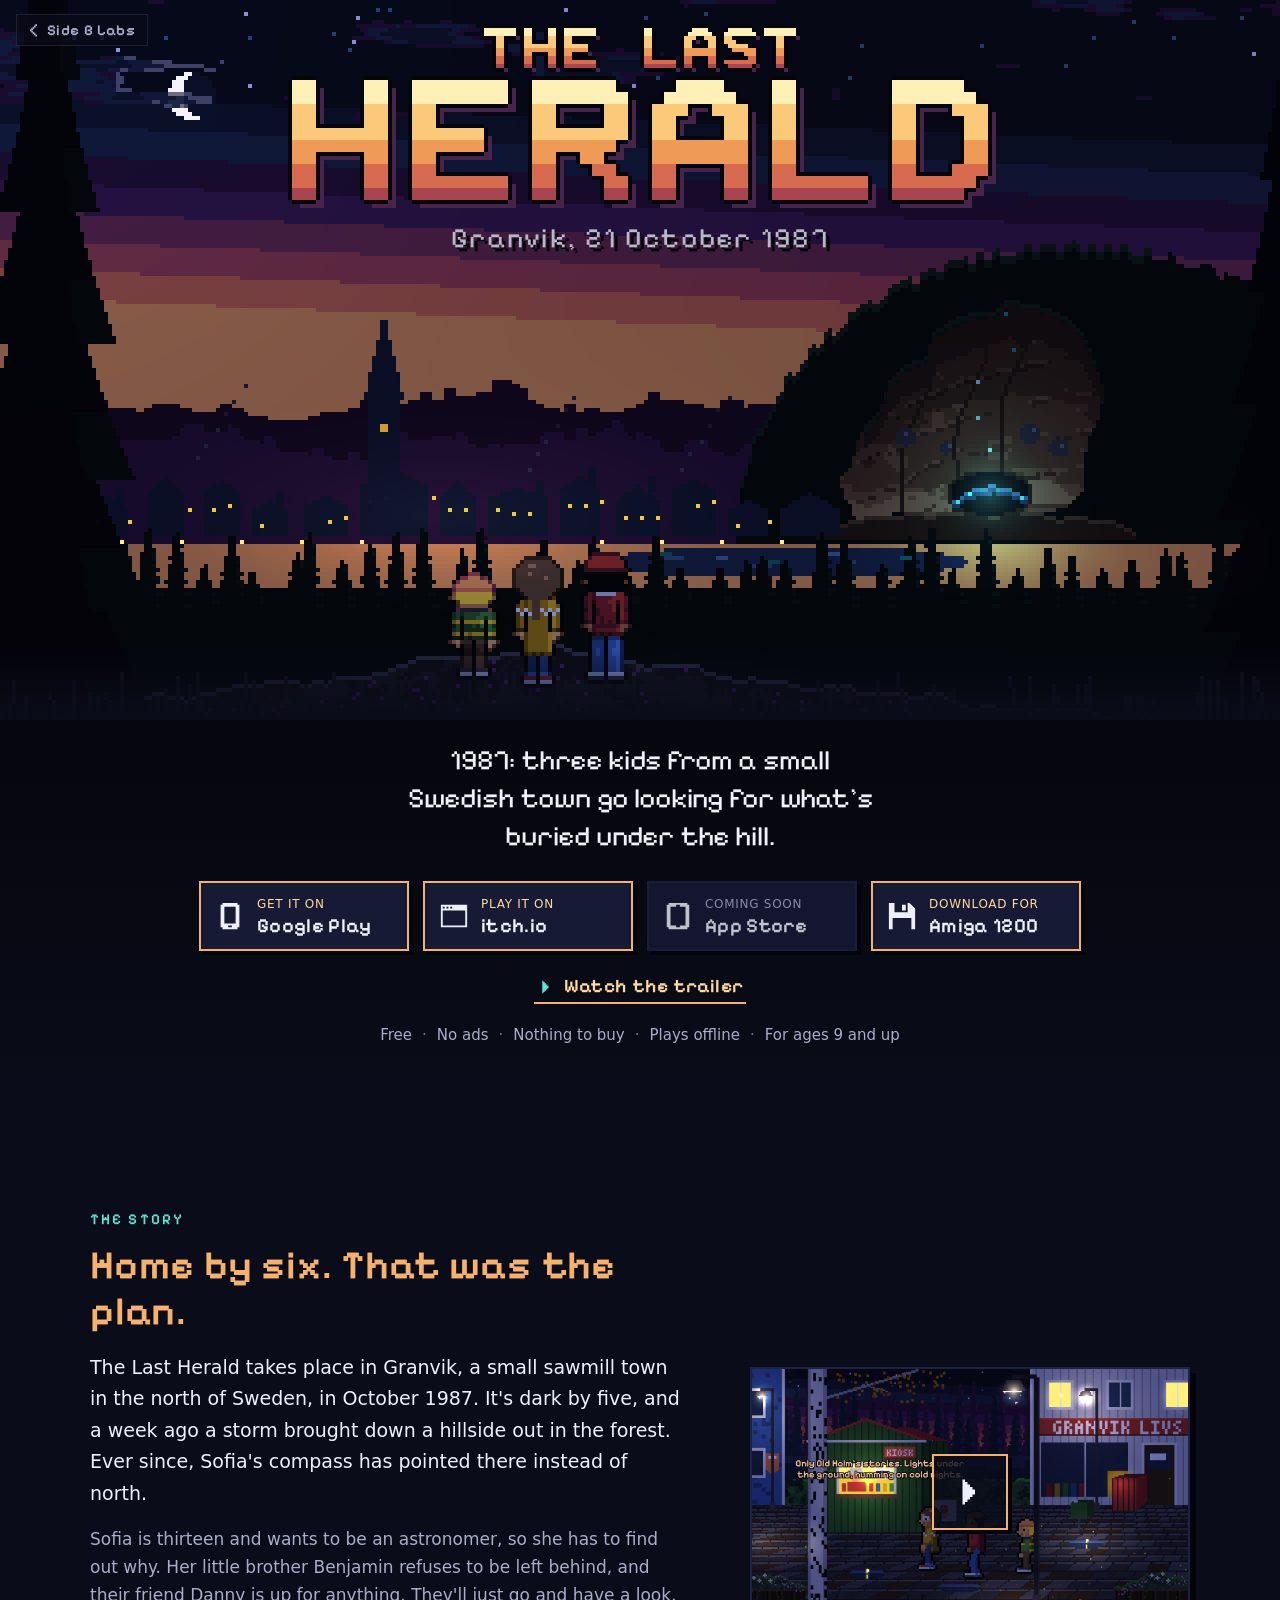
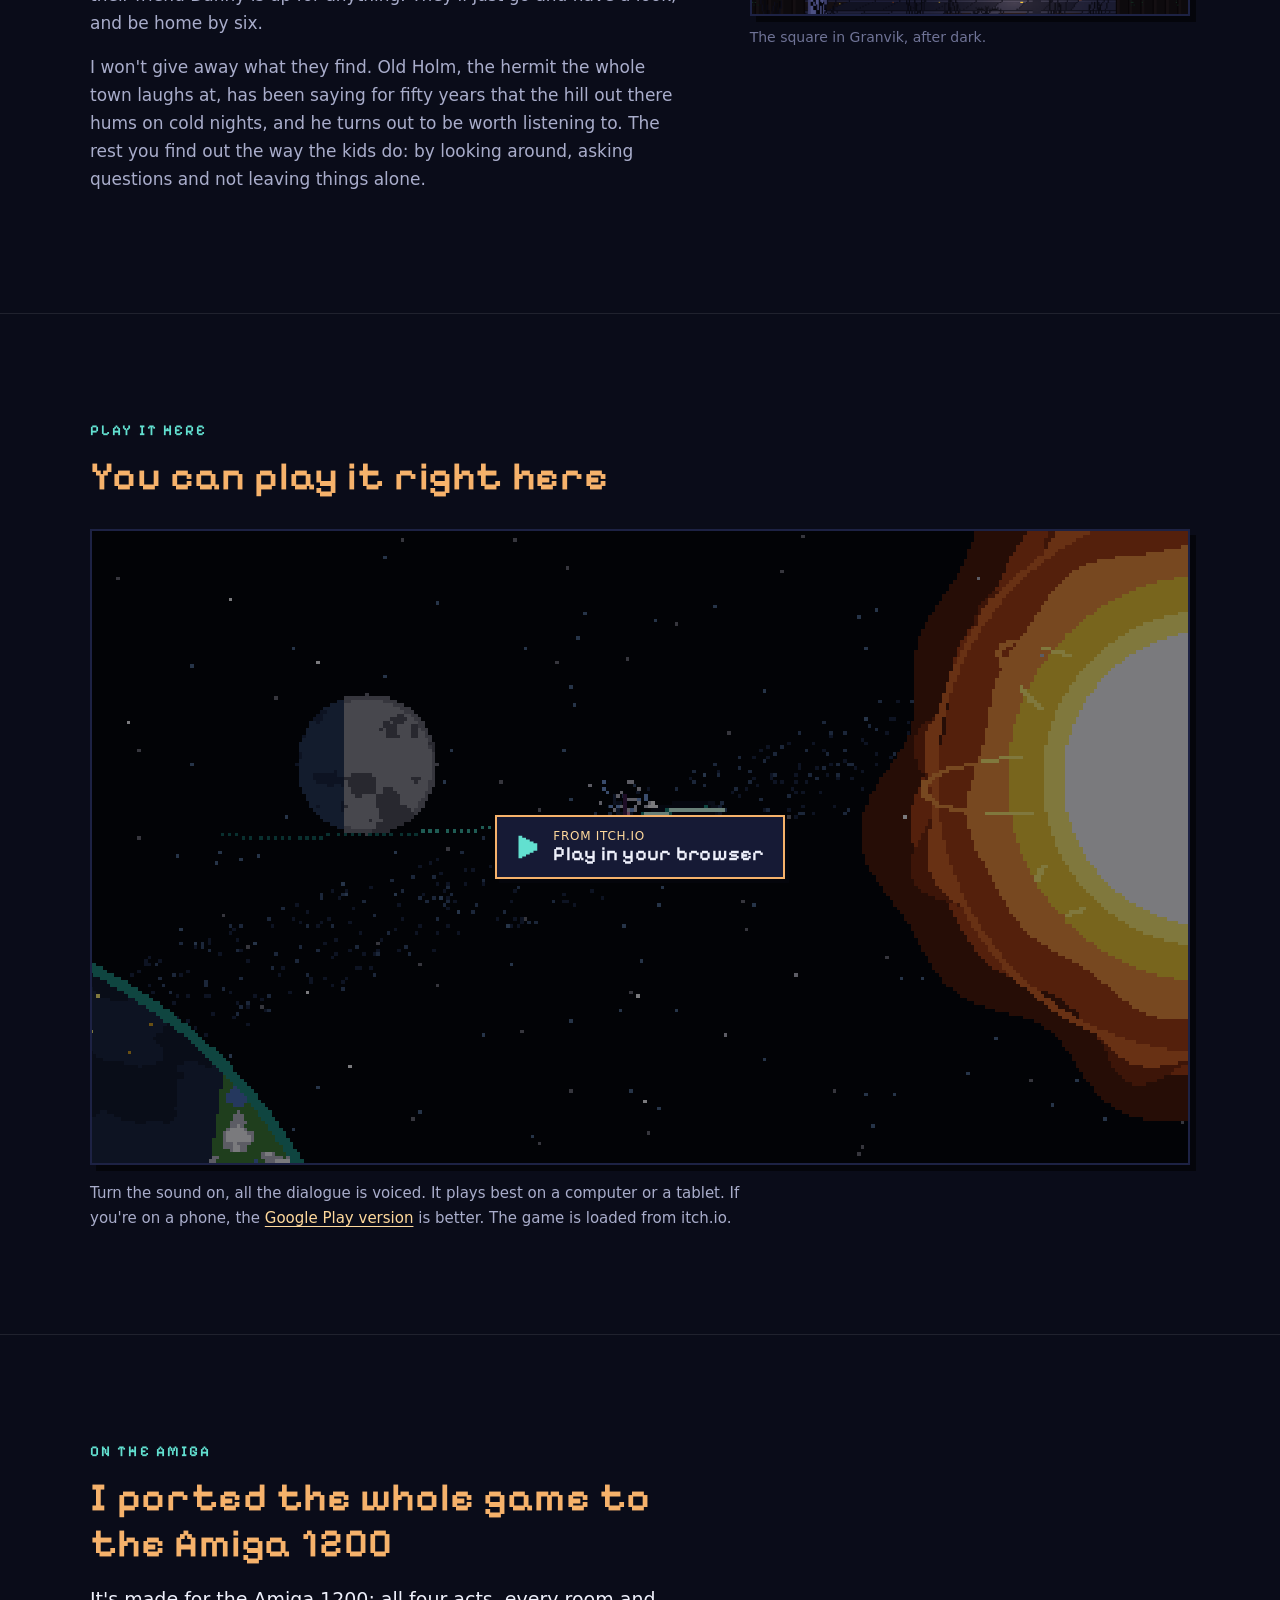
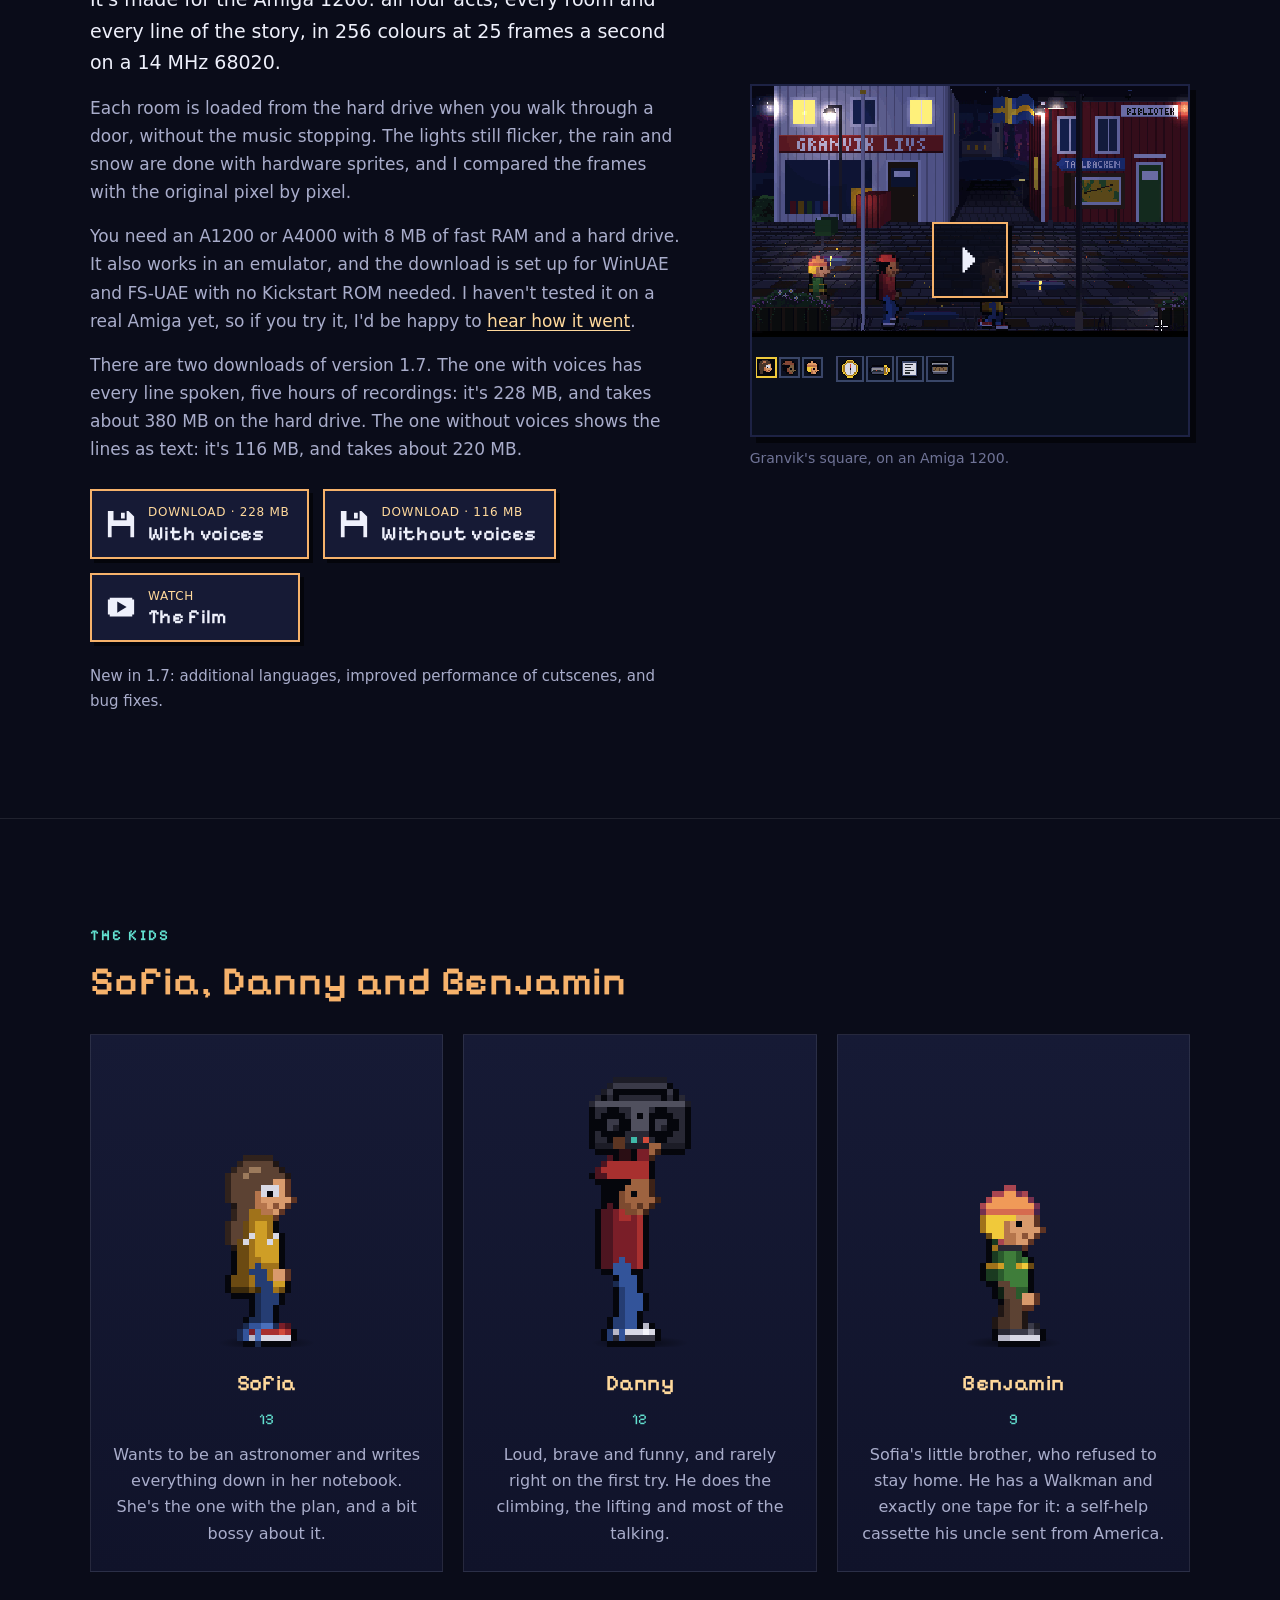
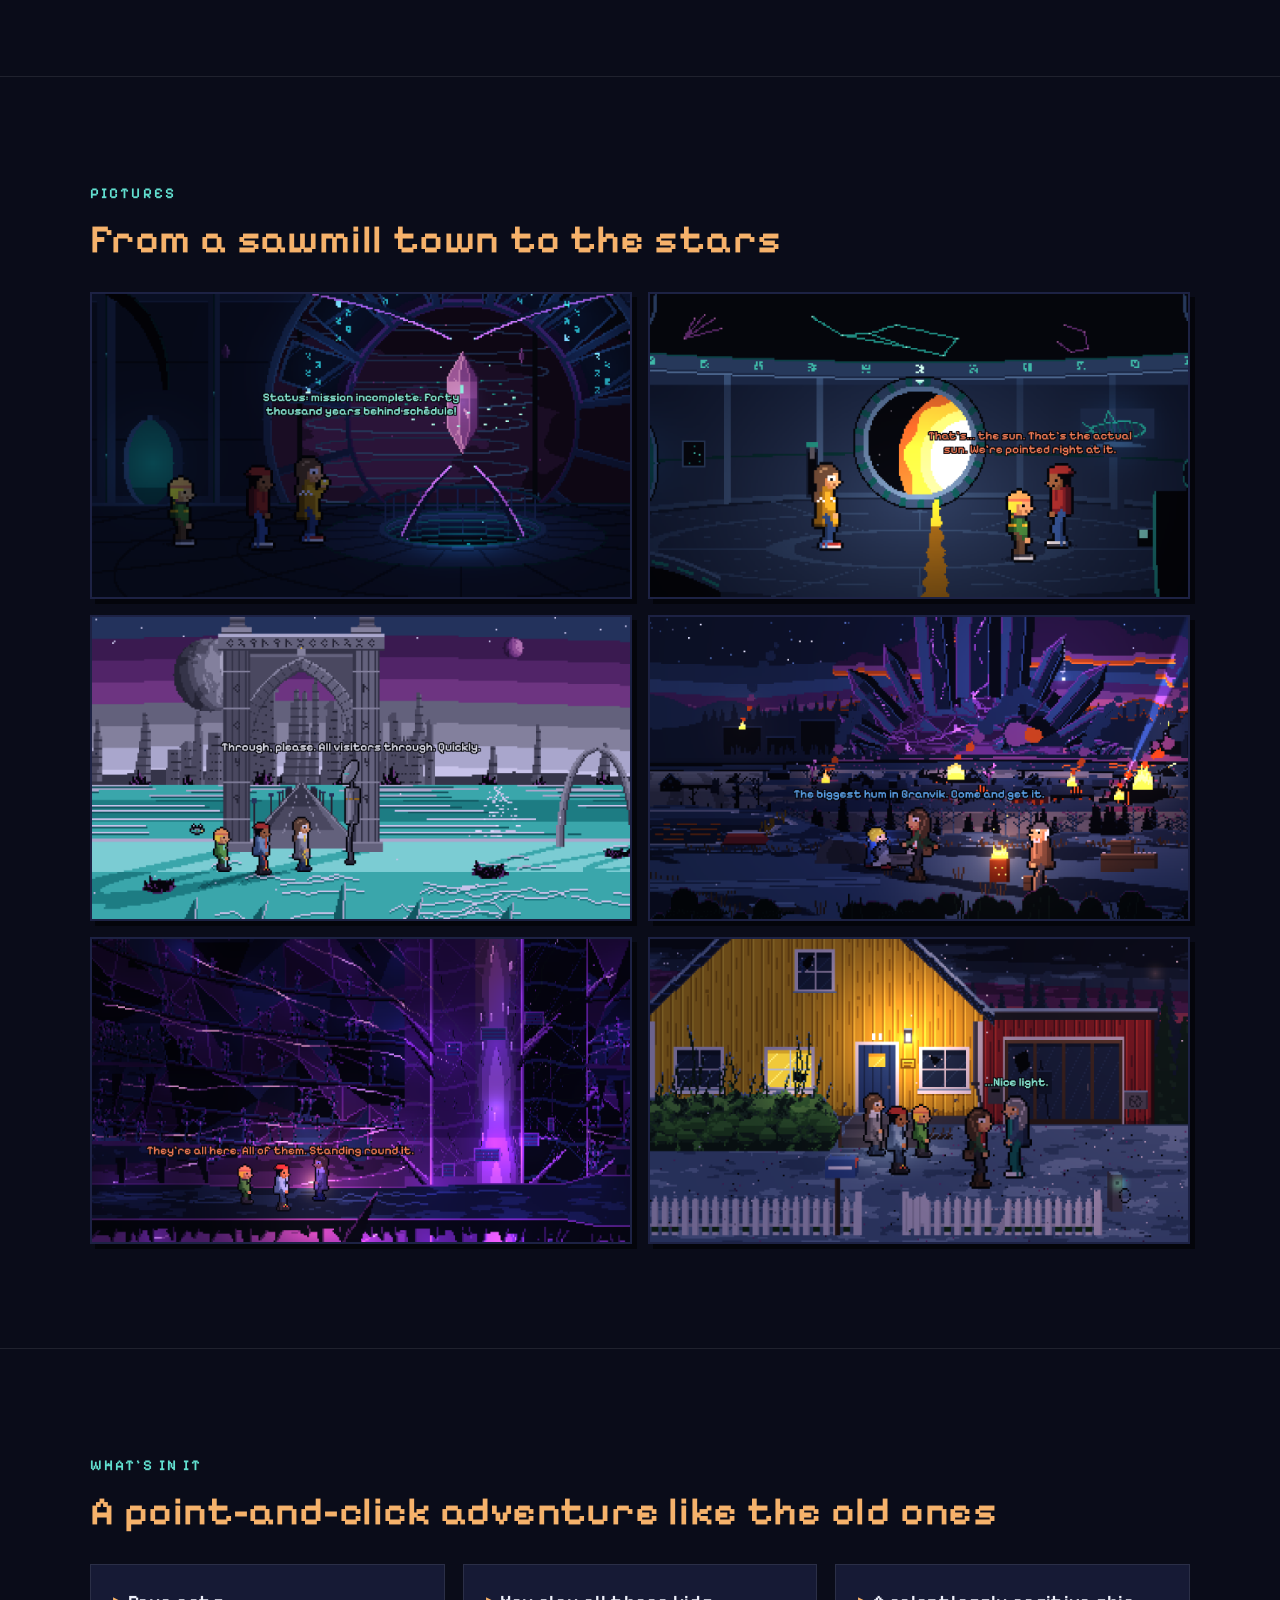
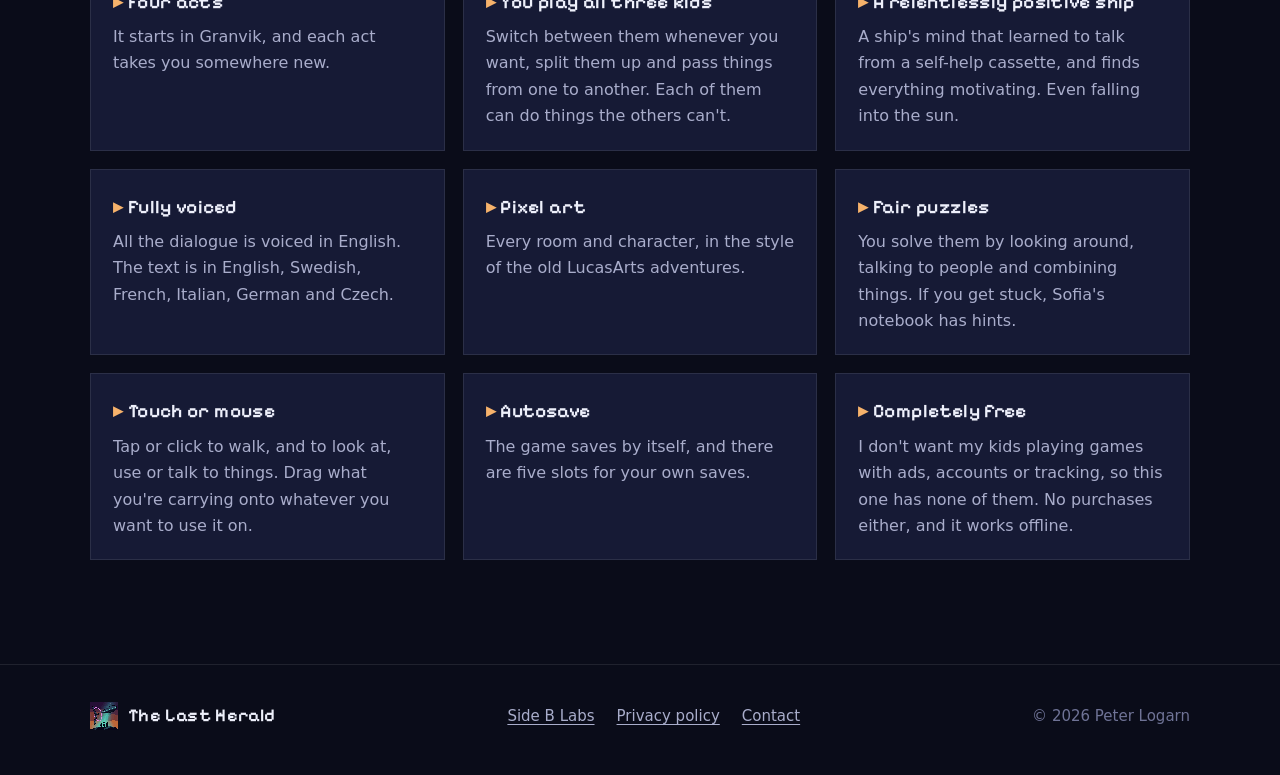
<file: last-herald/index.html>
<!doctype html>
<html lang="en">
<head>
  <meta charset="utf-8">
  <meta name="viewport" content="width=device-width, initial-scale=1">
  <title>The Last Herald</title>
  <meta name="description" content="October 1987: three kids from a small Swedish town go looking for what's buried under the hill. A free point-and-click adventure in the spirit of the LucasArts classics.">
  <meta name="theme-color" content="#0a0c19">
  <link rel="icon" type="image/png" href="assets/icon-512.png">
  <link rel="apple-touch-icon" href="assets/icon-512.png">
  <meta property="og:type" content="website">
  <meta property="og:title" content="The Last Herald">
  <meta property="og:description" content="1987: three kids from a small Swedish town go looking for what's buried under the hill. A free point-and-click adventure.">
  <meta property="og:image" content="https://sideblabs.com/last-herald/assets/feature-graphic.png">
  <meta property="og:url" content="https://sideblabs.com/last-herald/">
  <link rel="canonical" href="https://sideblabs.com/last-herald/">
  <meta name="twitter:card" content="summary_large_image">
  <link rel="stylesheet" href="css/site.css">
</head>
<body>

<header class="hero">
  <a class="hub" href="../"><span aria-hidden="true">&lt;</span> Side B Labs</a>
  <div class="hero-art">
    <img class="pixel" src="assets/screens/1-title.png" width="2880" height="1620" alt="The Last Herald: three kids on a hill at dusk, looking down at Granvik and the glowing hill across the valley.">
  </div>
  <div class="hero-text wrap">
    <h1>The Last Herald</h1>
    <p class="tagline">1987: three kids from a small Swedish town go looking for what's buried under the hill.</p>
    <div class="stores">
      <a class="btn live" href="https://play.google.com/store/apps/details?id=io.github.logge.lastherald" rel="noopener">
        <svg viewBox="0 0 16 16" aria-hidden="true"><path fill="currentColor" d="M4 1h8v1h1v12h-1v1H4v-1H3V2h1zm1 2v9h6V3zm2 10v1h2v-1z"/></svg>
        <span><small>Get it on</small><b>Google Play</b></span>
      </a>
      <a class="btn live" href="https://plogarn.itch.io/the-last-herald" rel="noopener">
        <svg viewBox="0 0 16 16" aria-hidden="true"><path fill="currentColor" d="M1 2h14v12H1zm1 3v8h12V5zm0-2v1h1V3zm2 0v1h1V3zm2 0v1h1V3z"/></svg>
        <span><small>Play it on</small><b>itch.io</b></span>
      </a>
      <!-- When it's on the App Store: class "btn live", href its address, rel="noopener", no aria-disabled, and "Download on the" in the <small>. -->
      <a class="btn soon" aria-disabled="true">
        <svg viewBox="0 0 16 16" aria-hidden="true"><path fill="currentColor" d="M3 1h10v1h1v12h-1v1H3v-1H2V2h1zm1 2v10h8V3zm3-1v1h2V2zm0 11v1h2v-1z"/></svg>
        <span><small>Coming soon</small><b>App Store</b></span>
      </a>
      <a class="btn live" href="#amiga">
        <svg viewBox="0 0 16 16" aria-hidden="true"><path fill="currentColor" fill-rule="evenodd" d="M1 1h11l3 3v11H1zm3 0v5h7V1zm4 1h2v3H8zM3 9v6h10V9z"/></svg>
        <span><small>Download for</small><b>Amiga 1200</b></span>
      </a>
    </div>
    <p class="trailer"><a href="https://www.youtube.com/watch?v=PE8nIEQJ5BU" rel="noopener" data-film="The Last Herald: the trailer"><svg viewBox="0 0 16 16" aria-hidden="true"><path fill="currentColor" d="M5 3h1v1h1v1h1v1h1v1h1v2H9v1H8v1H7v1H6v1H5z"/></svg>Watch the trailer</a></p>
    <p class="facts"><span>Free</span><span>No ads</span><span>Nothing to buy</span><span>Plays offline</span><span>For ages 9 and up</span></p>
  </div>
</header>

<main>
  <section id="story">
    <div class="wrap story">
      <div>
        <span class="eyebrow">The story</span>
        <h2>Home by six. That was the plan.</h2>
        <p>The Last Herald takes place in Granvik, a small sawmill town in the north of Sweden, in October 1987. It's dark by five, and a week ago a storm brought down a hillside out in the forest. Ever since, Sofia's compass has pointed there instead of north.</p>
        <p>Sofia is thirteen and wants to be an astronomer, so she has to find out why. Her little brother Benjamin refuses to be left behind, and their friend Danny is up for anything. They'll just go and have a look, and be home by six.</p>
        <p>I won't give away what they find. Old Holm, the hermit the whole town laughs at, has been saying for fifty years that the hill out there hums on cold nights, and he turns out to be worth listening to. The rest you find out the way the kids do: by looking around, asking questions and not leaving things alone.</p>
      </div>
      <figure>
        <a class="video" href="https://www.youtube.com/watch?v=PE8nIEQJ5BU" rel="noopener" data-film="The Last Herald: the trailer" aria-label="Watch the trailer">
          <img class="framed" src="assets/screens/2-square.png" width="2880" height="1620" loading="lazy" alt="The three kids in Granvik's square at night, by the kiosk and the grocery shop.">
          <span class="play" aria-hidden="true"><svg viewBox="0 0 16 16"><path fill="currentColor" d="M5 3h1v1h1v1h1v1h1v1h1v2H9v1H8v1H7v1H6v1H5z"/></svg></span>
        </a>
        <figcaption>The square in Granvik, after dark.</figcaption>
      </figure>
    </div>
  </section>

  <section id="play" class="play">
    <div class="wrap">
      <span class="eyebrow">Play it here</span>
      <h2>You can play it right here</h2>
      <div class="player" data-src="https://itch.io/embed-upload/20450633?color=0a0c19">
        <img class="pixel" src="assets/screens/launch.png" width="2880" height="1620" loading="lazy" alt="">
        <button type="button" class="btn live">
          <svg viewBox="0 0 16 16" aria-hidden="true"><path fill="currentColor" d="M4 2h2v1h2v1h2v1h2v1h2v4h-2v1h-2v1H8v1H6v1H4z"/></svg>
          <span><small>From itch.io</small><b>Play in your browser</b></span>
        </button>
      </div>
      <p class="note">Turn the sound on, all the dialogue is voiced. It plays best on a computer or a tablet. If you're on a phone, the <a href="https://play.google.com/store/apps/details?id=io.github.logge.lastherald">Google Play version</a> is better. The game is loaded from itch.io.</p>
    </div>
  </section>

  <section id="amiga" class="amiga">
    <div class="wrap story">
      <div>
        <span class="eyebrow">On the Amiga</span>
        <h2>I ported the whole game to the Amiga 1200</h2>
        <p>It's made for the Amiga 1200: all four acts, every room and every line of the story, in 256 colours at 25 frames a second on a 14 MHz 68020.</p>
        <p>Each room is loaded from the hard drive when you walk through a door, without the music stopping. The lights still flicker, the rain and snow are done with hardware sprites, and I compared the frames with the original pixel by pixel.</p>
        <p>You need an A1200 or A4000 with 8 MB of fast RAM and a hard drive. It also works in an emulator, and the download is set up for WinUAE and FS-UAE with no Kickstart ROM needed. I haven't tested it on a real Amiga yet, so if you try it, I'd be happy to <a href="../#contact">hear how it went</a>.</p>
        <p>There are two downloads of version 1.7. The one with voices has every line spoken, five hours of recordings: it's 228 MB, and takes about 380 MB on the hard drive. The one without voices shows the lines as text: it's 116 MB, and takes about 220 MB.</p>
        <div class="stores">
          <a class="btn live" href="https://github.com/logge/sideblabs.com/releases/download/last-herald-amiga-1.7/TheLastHerald-Amiga-1.7-Voices.zip" rel="noopener">
            <svg viewBox="0 0 16 16" aria-hidden="true"><path fill="currentColor" fill-rule="evenodd" d="M1 1h11l3 3v11H1zm3 0v5h7V1zm4 1h2v3H8zM3 9v6h10V9z"/></svg>
            <span><small>Download · 228 MB</small><b>With voices</b></span>
          </a>
          <a class="btn live" href="https://github.com/logge/sideblabs.com/releases/download/last-herald-amiga-1.7/TheLastHerald-Amiga-1.7.zip" rel="noopener">
            <svg viewBox="0 0 16 16" aria-hidden="true"><path fill="currentColor" fill-rule="evenodd" d="M1 1h11l3 3v11H1zm3 0v5h7V1zm4 1h2v3H8zM3 9v6h10V9z"/></svg>
            <span><small>Download · 116 MB</small><b>Without voices</b></span>
          </a>
          <a class="btn live" href="https://www.youtube.com/watch?v=VHJVSludNbY" rel="noopener" data-film="The Last Herald on an Amiga 1200">
            <svg viewBox="0 0 16 16" aria-hidden="true"><path fill="currentColor" fill-rule="evenodd" d="M2 3h12v1h1v8h-1v1H2v-1H1V4h1zm4 2v6l5-3z"/></svg>
            <span><small>Watch</small><b>The film</b></span>
          </a>
        </div>
        <p class="note">New in 1.7: additional languages, improved performance of cutscenes, and bug fixes.</p>
      </div>
      <figure>
        <a class="video" href="https://www.youtube.com/watch?v=VHJVSludNbY" rel="noopener" data-film="The Last Herald on an Amiga 1200" aria-label="Watch the Amiga version's film">
          <img class="pixel framed" src="assets/amiga/square.png" width="320" height="256" loading="lazy" alt="The three kids in Granvik's square at night on an Amiga 1200, the lane up to the church behind them, the panel of the kids and what they carry under the picture.">
          <span class="play" aria-hidden="true"><svg viewBox="0 0 16 16"><path fill="currentColor" d="M5 3h1v1h1v1h1v1h1v1h1v2H9v1H8v1H7v1H6v1H5z"/></svg></span>
        </a>
        <figcaption>Granvik's square, on an Amiga 1200.</figcaption>
      </figure>
    </div>
  </section>

  <section id="kids">
    <div class="wrap">
      <span class="eyebrow">The kids</span>
      <h2>Sofia, Danny and Benjamin</h2>
      <div class="kids">
        <article class="kid">
          <div class="stage"><div class="pixel sprite" role="img" aria-label="Sofia, from the side, in her mustard knitted sweater and red sneakers. She stands, then holds her glowing compass up to look at it again." style="background-image: url(assets/kids/sofia-frames.png); --wide: 14; --tall: 33; --still: 34"></div></div>
          <h3>Sofia</h3>
          <div class="age">13</div>
          <p>Wants to be an astronomer and writes everything down in her notebook. She's the one with the plan, and a bit bossy about it.</p>
        </article>
        <article class="kid">
          <div class="stage"><div class="pixel sprite" role="img" aria-label="Danny, from the side, in his red sweater, jeans and a red cap worn backwards, holding his boombox up over his head in both hands, its speakers pumping." style="background-image: url(assets/kids/danny-frames.png); --wide: 17; --tall: 46; --still: 12"></div></div>
          <h3>Danny</h3>
          <div class="age">12</div>
          <p>Loud, brave and funny, and rarely right on the first try. He does the climbing, the lifting and most of the talking.</p>
        </article>
        <article class="kid">
          <div class="stage"><div class="pixel sprite" role="img" aria-label="Benjamin, from the side, in his striped sweater and beanie. He puts his headphones on and nods along, tapping a foot." style="background-image: url(assets/kids/benjamin-frames.png); --wide: 11; --tall: 28; --still: 14"></div></div>
          <h3>Benjamin</h3>
          <div class="age">9</div>
          <p>Sofia's little brother, who refused to stay home. He has a Walkman and exactly one tape for it: a self-help cassette his uncle sent from America.</p>
        </article>
      </div>
    </div>
  </section>

  <section id="pictures">
    <div class="wrap">
      <span class="eyebrow">Pictures</span>
      <h2>From a sawmill town to the stars</h2>
      <div class="gallery">
        <button type="button" data-caption="Under the hill."><img src="assets/screens/3-heart.png" width="2880" height="1620" loading="lazy" alt="A crystal chamber deep inside the ship."></button>
        <button type="button" data-caption="The eye."><img src="assets/screens/4-eye.png" width="2880" height="1620" loading="lazy" alt="A domed room with a map of the stars drawn in light."></button>
        <button type="button" data-caption="A glass shore."><img src="assets/screens/5-shore.png" width="2880" height="1620" loading="lazy" alt="The kids on a shore of glass under a violet sky, a gate and spires behind them."></button>
        <button type="button" data-caption="The church hill."><img src="assets/screens/6-hill.png" width="2880" height="1620" loading="lazy" alt="A church on a hill above a town at night."></button>
        <button type="button" data-caption="Deep inside."><img src="assets/screens/7-hiveheart.png" width="2880" height="1620" loading="lazy" alt="A vast violet hollow, a crystal column at its end."></button>
        <button type="button" data-caption="The porch light."><img src="assets/screens/8-porch.png" width="2880" height="1620" loading="lazy" alt="A house at dusk with its porch light on."></button>
      </div>
    </div>
  </section>

  <section id="features">
    <div class="wrap">
      <span class="eyebrow">What's in it</span>
      <h2>A point-and-click adventure like the old ones</h2>
      <div class="features">
        <div class="feature"><h3>Four acts</h3><p>It starts in Granvik, and each act takes you somewhere new.</p></div>
        <div class="feature"><h3>You play all three kids</h3><p>Switch between them whenever you want, split them up and pass things from one to another. Each of them can do things the others can't.</p></div>
        <div class="feature"><h3>A relentlessly positive ship</h3><p>A ship's mind that learned to talk from a self-help cassette, and finds everything motivating. Even falling into the sun.</p></div>
        <div class="feature"><h3>Fully voiced</h3><p>All the dialogue is voiced in English. The text is in English, Swedish, French, Italian, German and Czech.</p></div>
        <div class="feature"><h3>Pixel art</h3><p>Every room and character, in the style of the old LucasArts adventures.</p></div>
        <div class="feature"><h3>Fair puzzles</h3><p>You solve them by looking around, talking to people and combining things. If you get stuck, Sofia's notebook has hints.</p></div>
        <div class="feature"><h3>Touch or mouse</h3><p>Tap or click to walk, and to look at, use or talk to things. Drag what you're carrying onto whatever you want to use it on.</p></div>
        <div class="feature"><h3>Autosave</h3><p>The game saves by itself, and there are five slots for your own saves.</p></div>
        <div class="feature"><h3>Completely free</h3><p>I don't want my kids playing games with ads, accounts or tracking, so this one has none of them. No purchases either, and it works offline.</p></div>
      </div>
    </div>
  </section>
</main>

<footer>
  <div class="wrap">
    <a class="brand" href="./"><img class="pixel" src="assets/icon-512.png" alt="">The Last Herald</a>
    <nav>
      <a href="../">Side B Labs</a>
      <a href="privacy/">Privacy policy</a>
      <a href="../#contact">Contact</a>
    </nav>
    <span>© 2026 Peter Logarn</span>
  </div>
</footer>

<dialog class="lightbox" aria-label="Picture">
  <img alt="">
  <div class="bar">
    <button type="button" data-go="-1" aria-label="Previous picture">◀</button>
    <span class="caption"></span>
    <span>
      <button type="button" data-go="1" aria-label="Next picture">▶</button>
      <button type="button" data-close aria-label="Close">✕</button>
    </span>
  </div>
</dialog>

<script src="js/site.js"></script>
<script src="js/title.js" defer></script>
</body>
</html>
</file>
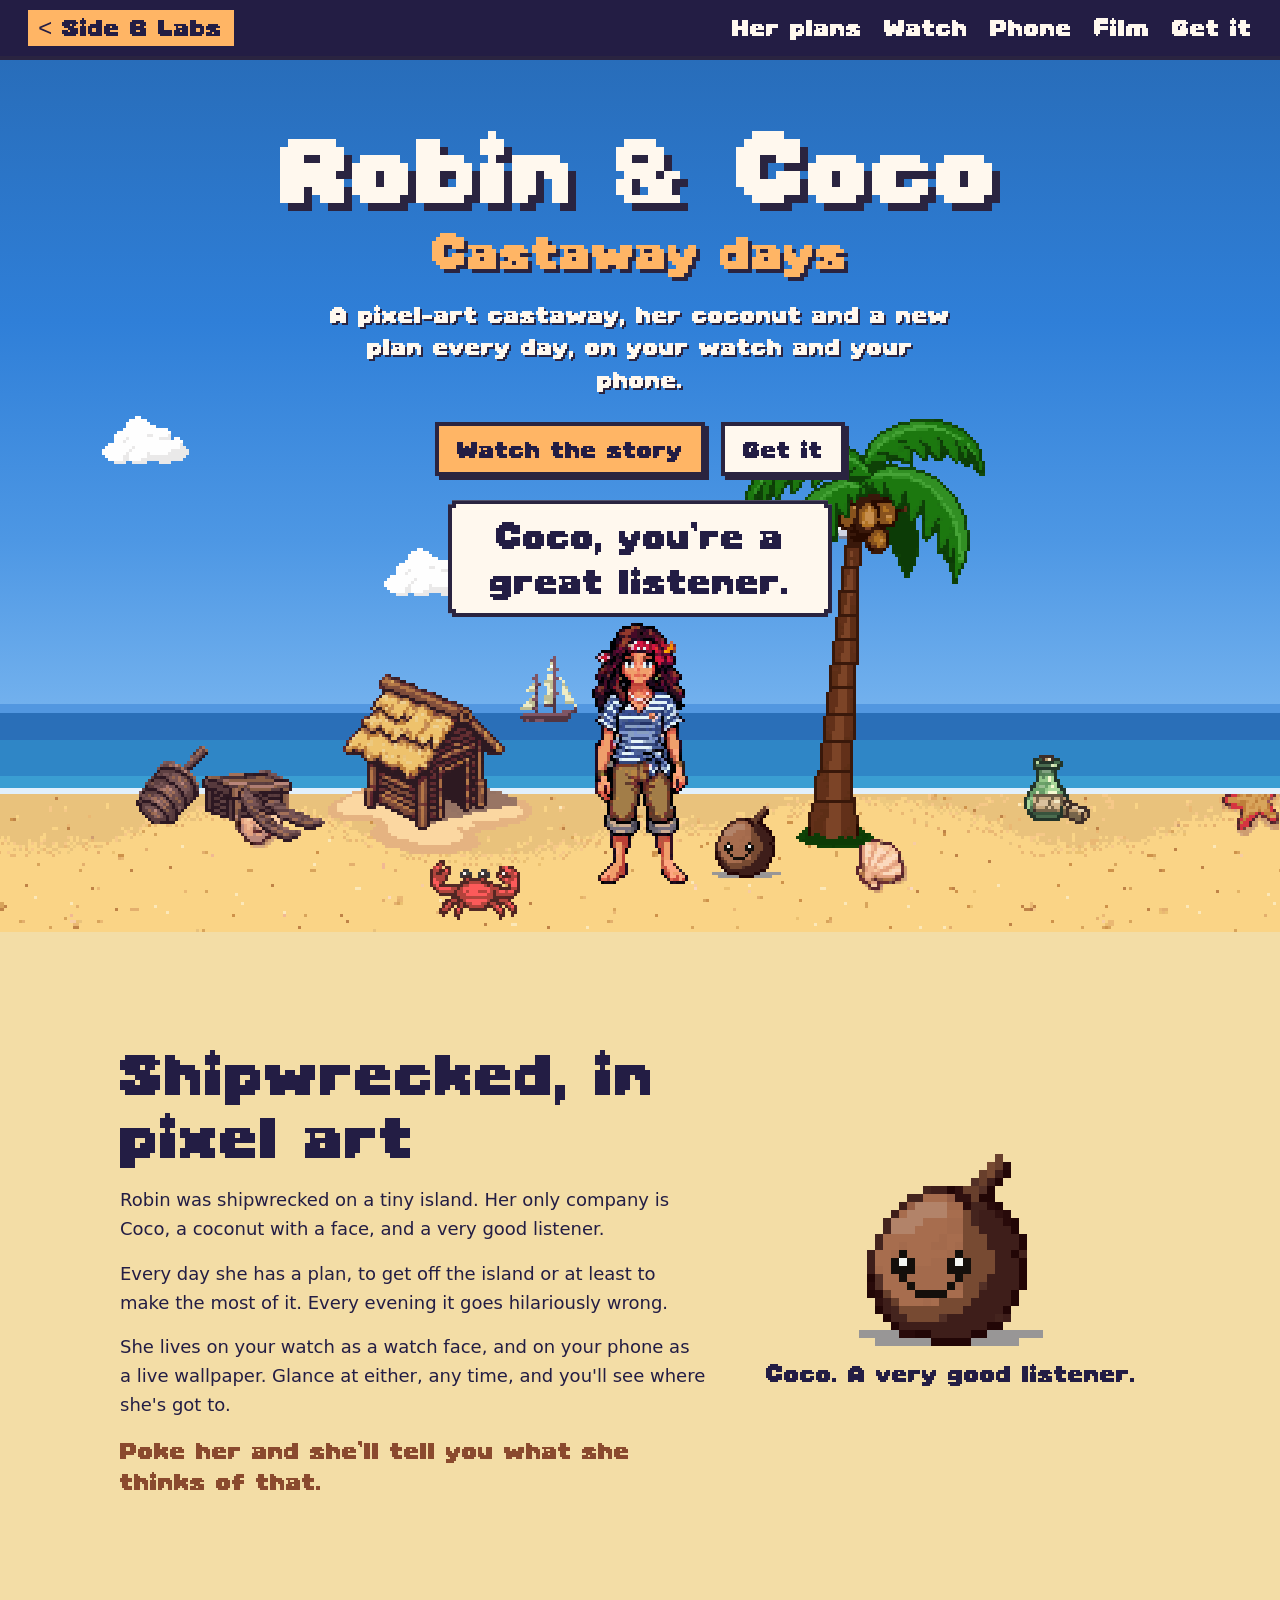
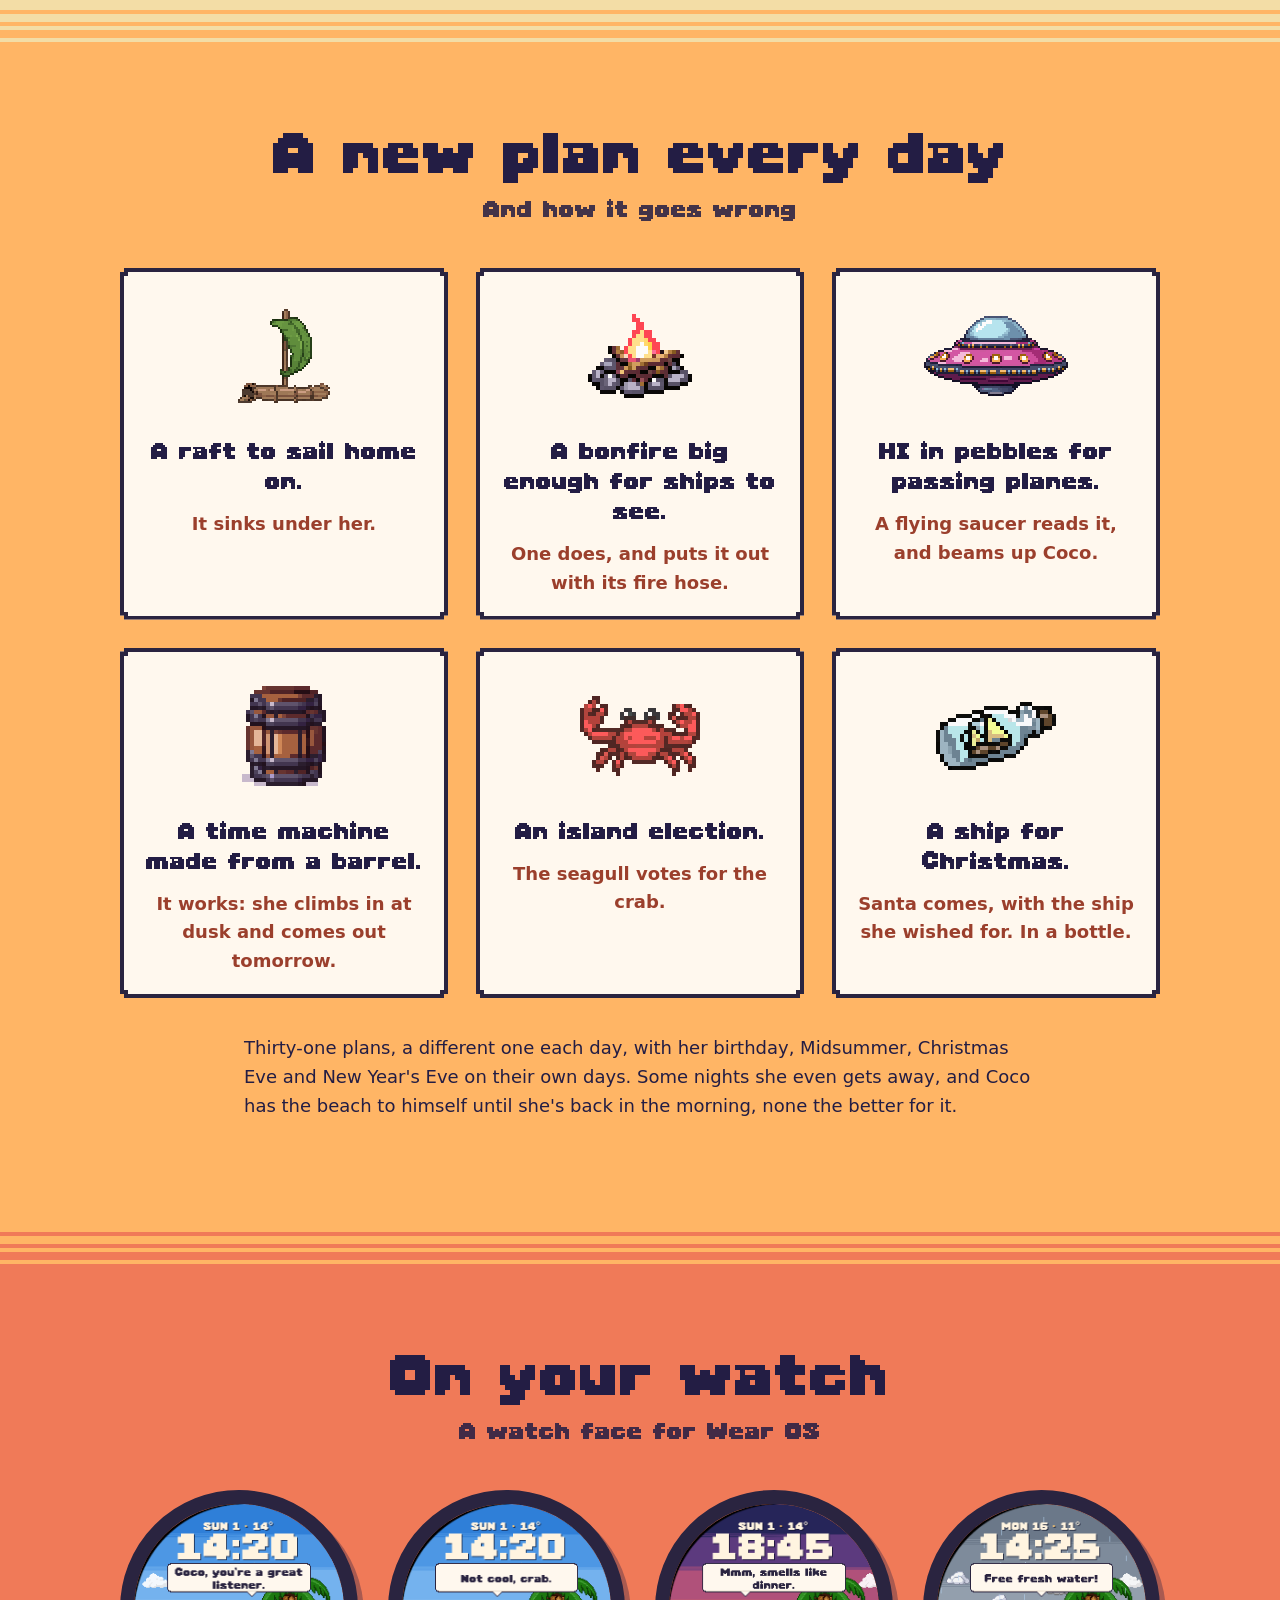
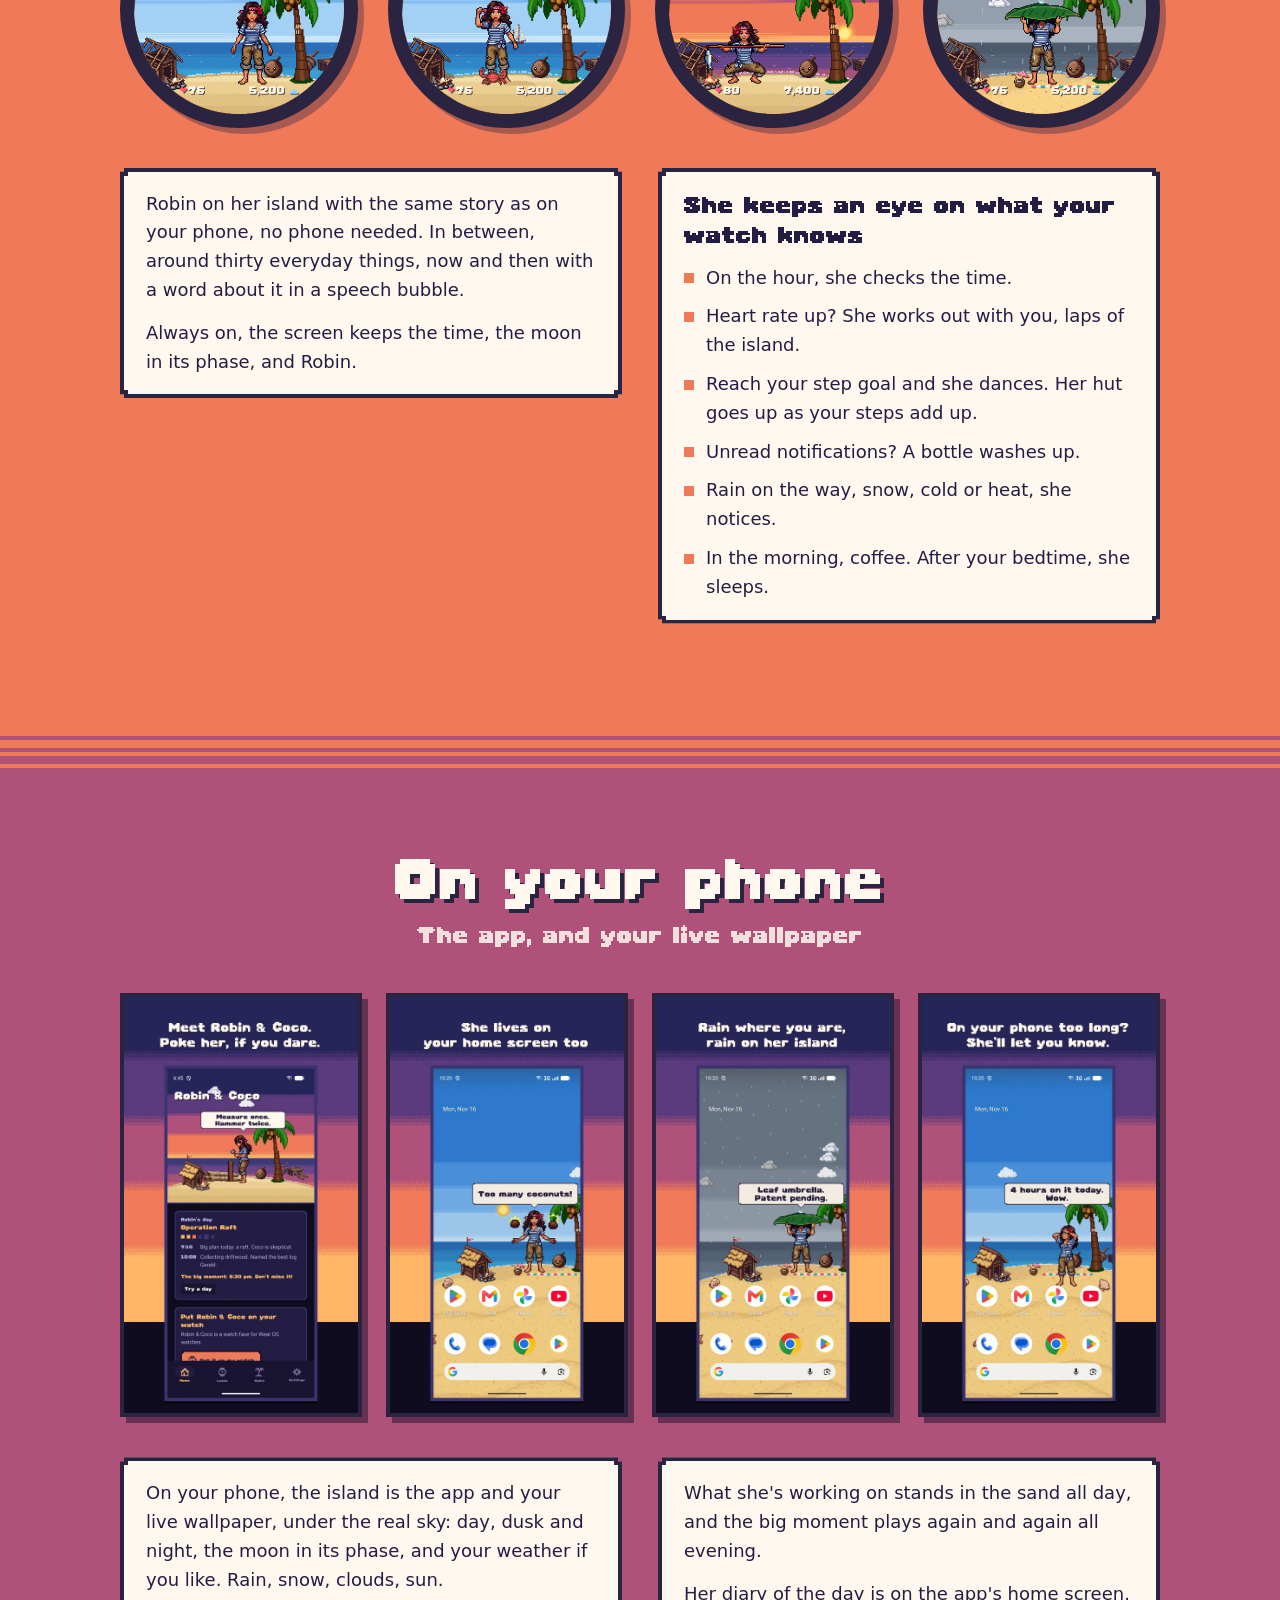
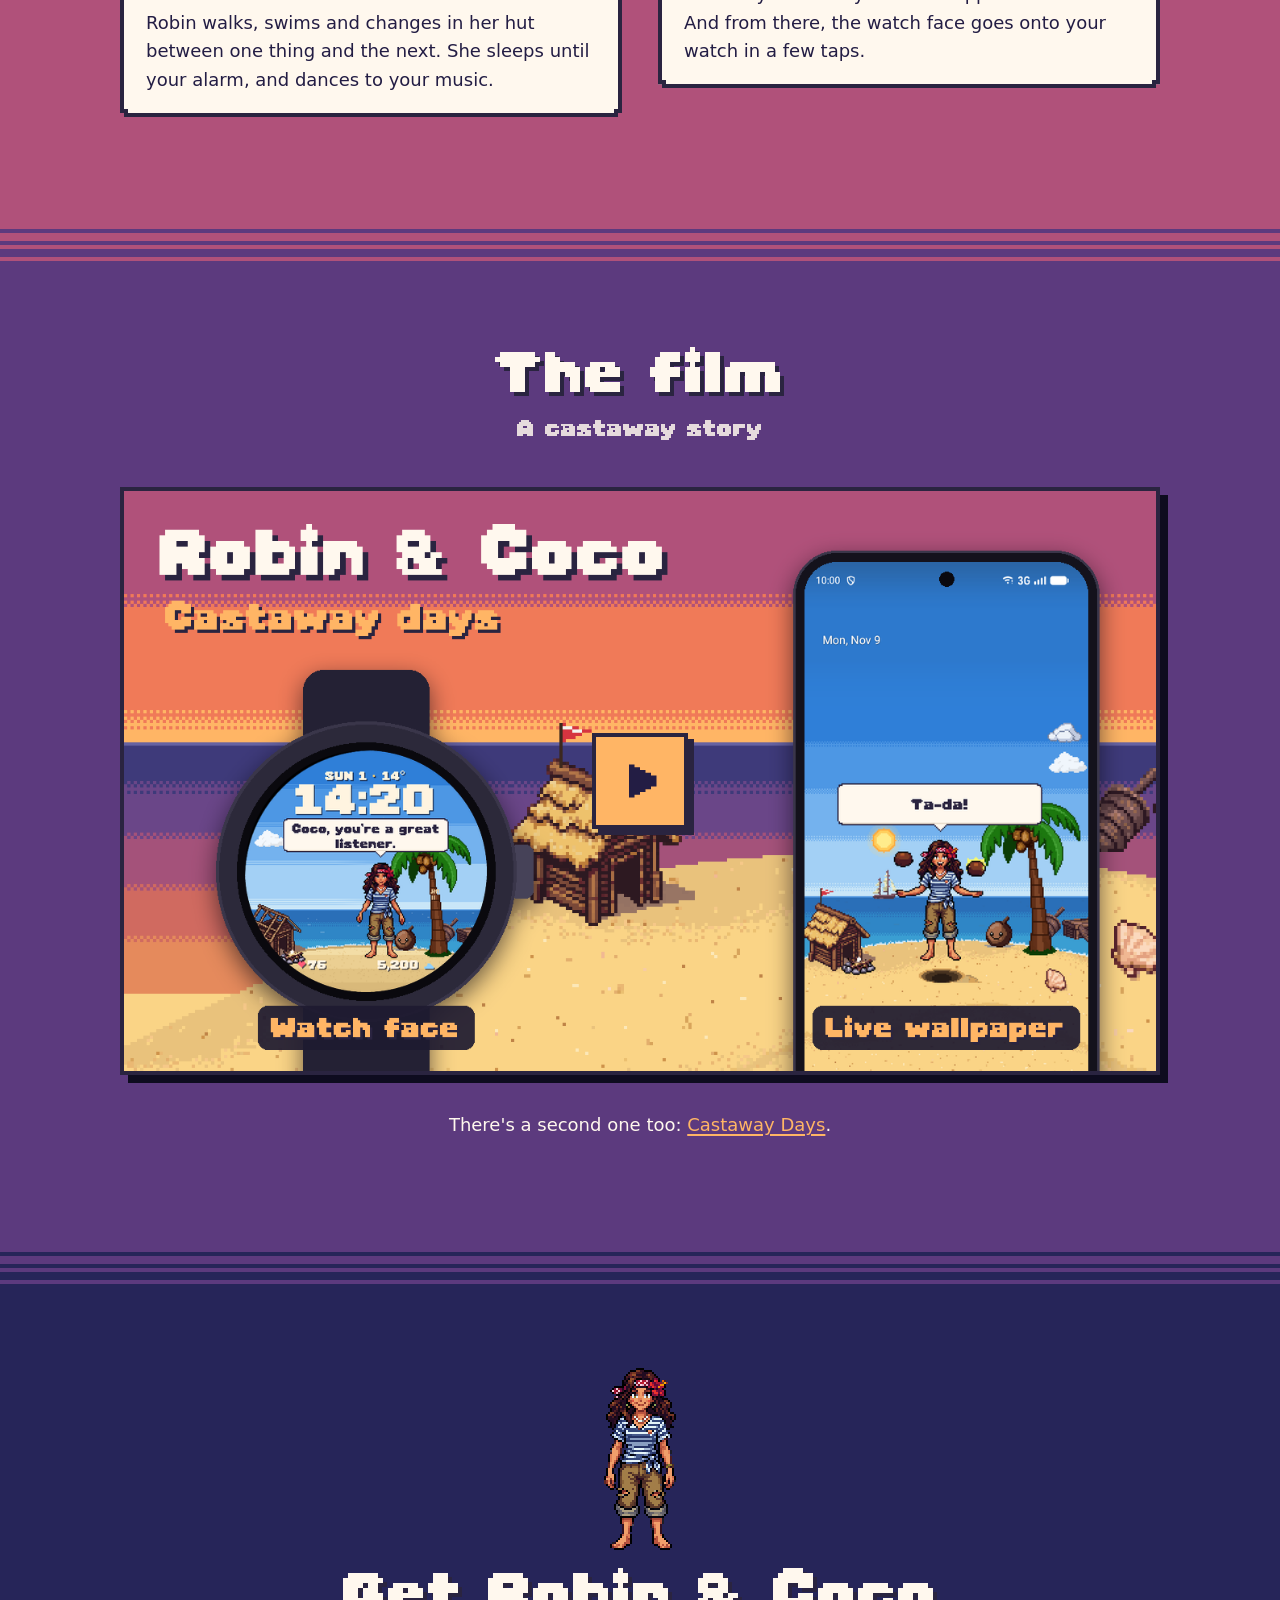
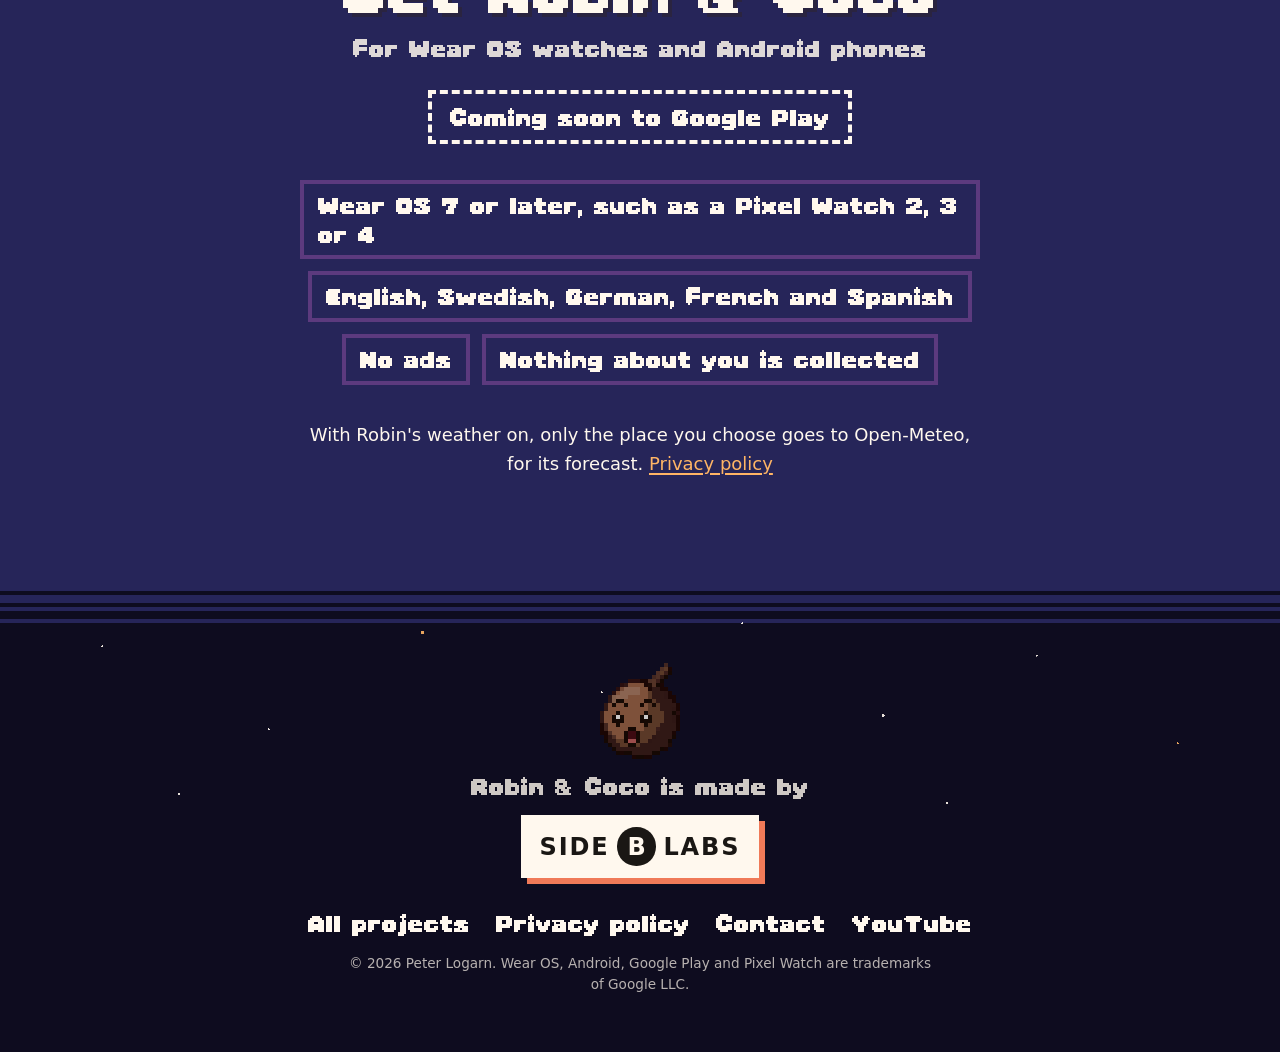
<file: robin-coco/index.html>
<!doctype html>
<html lang="en">
<head>
  <meta charset="utf-8">
  <meta name="viewport" content="width=device-width, initial-scale=1">
  <title>Robin &amp; Coco: Castaway Days</title>
  <meta name="description" content="A pixel-art castaway, her coconut and a new plan every day. A watch face for Wear OS and a live wallpaper for your phone.">
  <meta name="theme-color" content="#231d44">
  <link rel="icon" type="image/png" href="assets/icon-192.png">
  <link rel="apple-touch-icon" href="assets/icon-192.png">
  <meta property="og:type" content="website">
  <meta property="og:title" content="Robin &amp; Coco: Castaway Days">
  <meta property="og:description" content="A pixel-art castaway, her coconut and a new plan every day, on watch and phone.">
  <meta property="og:image" content="https://sideblabs.com/robin-coco/assets/og.png">
  <meta property="og:url" content="https://sideblabs.com/robin-coco/">
  <link rel="canonical" href="https://sideblabs.com/robin-coco/">
  <meta name="twitter:card" content="summary_large_image">
  <link rel="stylesheet" href="css/site.css">
</head>
<body>

<nav class="bar" aria-label="Robin &amp; Coco">
  <a class="home" href="../"><span aria-hidden="true">&lt;</span> Side B Labs</a>
  <div class="bar-links sections">
    <a href="#plans">Her plans</a>
    <a href="#watch">Watch</a>
    <a href="#phone">Phone</a>
    <a href="#film">Film</a>
    <a href="#get">Get it</a>
  </div>
</nav>

<header class="hero" data-sky="day">
  <div class="stars" aria-hidden="true"></div>
  <div class="hero-text">
    <h1>Robin &amp; Coco</h1>
    <p class="sub">Castaway days</p>
    <p class="lede">A pixel-art castaway, her coconut and a new plan every day, on your watch and your phone.</p>
    <p class="actions">
      <a class="btn primary" href="https://www.youtube.com/watch?v=5Y0hx-QC5Co" rel="noopener" data-film="Robin &amp; Coco: A Castaway Story">Watch the story</a>
      <a class="btn" href="#get">Get it</a>
    </p>
  </div>

  <div class="scene">
    <span class="sprite cloud c1" aria-hidden="true"></span>
    <span class="sprite cloud c2" aria-hidden="true"></span>
    <span class="sprite cloud c3" aria-hidden="true"></span>
    <span class="sprite seagull" aria-hidden="true"></span>
    <div class="sea" aria-hidden="true"></div>
    <span class="sprite ship" aria-hidden="true"></span>
    <div class="sand" aria-hidden="true"></div>
    <span class="sprite wreck" aria-hidden="true"></span>
    <span class="sprite hut" aria-hidden="true"></span>
    <span class="sprite palm" aria-hidden="true"></span>
    <span class="sprite bottle" aria-hidden="true"></span>
    <span class="sprite coco" aria-hidden="true"></span>
    <span class="sprite crab" aria-hidden="true"></span>
    <div class="robin-spot">
      <p class="bubble say" role="status" aria-live="polite"><span class="say-text">Coco, you're a great listener.</span></p>
      <svg class="tail" viewBox="0 0 5 3" aria-hidden="true"><path class="t-line" d="M0 0h5v1H4v1H3v1H2V2H1V1H0z"/><path class="t-fill" d="M1 0h3v1H3v1H2V1H1z"/></svg>
      <button class="robin" type="button" aria-label="Poke Robin"></button>
    </div>
  </div>
</header>

<main>

  <section class="band sandy" id="meet">
    <div class="wrap two">
      <div>
        <h2>Shipwrecked, in pixel art</h2>
        <p>Robin was shipwrecked on a tiny island. Her only company is Coco, a coconut with a face, and a very good listener.</p>
        <p>Every day she has a plan, to get off the island or at least to make the most of it. Every evening it goes hilariously wrong.</p>
        <p>She lives on your watch as a watch face, and on your phone as a live wallpaper. Glance at either, any time, and you'll see where she's got to.</p>
        <p class="tip">Poke her and she'll tell you what she thinks of that.</p>
      </div>
      <figure class="duo">
        <span class="sprite big-coco" role="img" aria-label="Coco, a coconut with a face."></span>
        <figcaption>Coco. A very good listener.</figcaption>
      </figure>
    </div>
  </section>

  <section class="band amber" id="plans">
    <div class="wrap">
      <h2>A new plan every day</h2>
      <p class="h-sub">And how it goes wrong</p>
      <ul class="plans">
        <li class="bubble plan">
          <span class="icon"><img class="px" src="assets/sprites/raft-sail.png" width="46" height="47" alt=""></span>
          <h3>A raft to sail home on.</h3>
          <p>It sinks under her.</p>
        </li>
        <li class="bubble plan">
          <span class="icon"><img class="px" src="assets/sprites/campfire.png" width="26" height="21" alt=""></span>
          <h3>A bonfire big enough for ships to see.</h3>
          <p>One does, and puts it out with its fire hose.</p>
        </li>
        <li class="bubble plan">
          <span class="icon"><img class="px" src="assets/sprites/saucer.png" width="72" height="40" alt=""></span>
          <h3>HI in pebbles for passing planes.</h3>
          <p>A flying saucer reads it, and beams up Coco.</p>
        </li>
        <li class="bubble plan">
          <span class="icon"><img class="px" src="assets/sprites/barrel.png" width="21" height="25" alt=""></span>
          <h3>A time machine made from a barrel.</h3>
          <p>It works: she climbs in at dusk and comes out tomorrow.</p>
        </li>
        <li class="bubble plan">
          <span class="icon"><img class="px" src="assets/sprites/crab.png" width="30" height="20" alt=""></span>
          <h3>An island election.</h3>
          <p>The seagull votes for the crab.</p>
        </li>
        <li class="bubble plan">
          <span class="icon"><img class="px" src="assets/sprites/bottle-ship.png" width="30" height="17" alt=""></span>
          <h3>A ship for Christmas.</h3>
          <p>Santa comes, with the ship she wished for. In a bottle.</p>
        </li>
      </ul>
      <p class="after">Thirty-one plans, a different one each day, with her birthday, Midsummer, Christmas Eve and New Year's Eve on their own days. Some nights she even gets away, and Coco has the beach to himself until she's back in the morning, none the better for it.</p>
    </div>
  </section>

  <section class="band orange" id="watch">
    <div class="wrap">
      <h2>On your watch</h2>
      <p class="h-sub">A watch face for Wear OS</p>
      <ul class="faces">
        <li><img src="assets/watch/coco.png" width="456" height="456" loading="lazy" alt="The watch face at 14:20: Robin on her island beside Coco, saying: Coco, you're a great listener."></li>
        <li><img src="assets/watch/island.png" width="456" height="456" loading="lazy" alt="Robin shaking her fist at a crab by her feet: Not cool, crab."></li>
        <li><img src="assets/watch/campfire.png" width="456" height="456" loading="lazy" alt="At dusk, Robin roasting a fish over her campfire: Mmm, smells like dinner."></li>
        <li><img src="assets/watch/rain.png" width="456" height="456" loading="lazy" alt="In the rain, Robin under a big leaf: Free fresh water!"></li>
      </ul>
      <div class="two">
        <div class="bubble">
          <p>Robin on her island with the same story as on your phone, no phone needed. In between, around thirty everyday things, now and then with a word about it in a speech bubble.</p>
          <p>Always on, the screen keeps the time, the moon in its phase, and Robin.</p>
        </div>
        <div class="bubble">
          <h3>She keeps an eye on what your watch knows</h3>
          <ul class="knows">
            <li>On the hour, she checks the time.</li>
            <li>Heart rate up? She works out with you, laps of the island.</li>
            <li>Reach your step goal and she dances. Her hut goes up as your steps add up.</li>
            <li>Unread notifications? A bottle washes up.</li>
            <li>Rain on the way, snow, cold or heat, she notices.</li>
            <li>In the morning, coffee. After your bedtime, she sleeps.</li>
          </ul>
        </div>
      </div>
    </div>
  </section>

  <section class="band pink" id="phone">
    <div class="wrap">
      <h2>On your phone</h2>
      <p class="h-sub">The app, and your live wallpaper</p>
      <ul class="phones">
        <li><img src="assets/phone/home.webp" width="540" height="960" loading="lazy" alt="The app's home screen: Robin on her island, and her diary of the day, Operation Raft."></li>
        <li><img src="assets/phone/wallpaper.webp" width="540" height="960" loading="lazy" alt="Robin's island as a phone's wallpaper, behind the home screen's icons: Too many coconuts!"></li>
        <li><img src="assets/phone/rain.webp" width="540" height="960" loading="lazy" alt="The wallpaper in the rain: Robin under a leaf. Leaf umbrella. Patent pending."></li>
        <li><img src="assets/phone/phone-time.webp" width="540" height="960" loading="lazy" alt="The wallpaper, with Robin remarking on your phone time: 4 hours on it today. Wow."></li>
      </ul>
      <div class="two">
        <div class="bubble">
          <p>On your phone, the island is the app and your live wallpaper, under the real sky: day, dusk and night, the moon in its phase, and your weather if you like. Rain, snow, clouds, sun.</p>
          <p>Robin walks, swims and changes in her hut between one thing and the next. She sleeps until your alarm, and dances to your music.</p>
        </div>
        <div class="bubble">
          <p>What she's working on stands in the sand all day, and the big moment plays again and again all evening.</p>
          <p>Her diary of the day is on the app's home screen. And from there, the watch face goes onto your watch in a few taps.</p>
        </div>
      </div>
    </div>
  </section>

  <section class="band purple" id="film">
    <div class="wrap">
      <h2>The film</h2>
      <p class="h-sub">A castaway story</p>
      <a class="poster" href="https://www.youtube.com/watch?v=5Y0hx-QC5Co" rel="noopener" data-film="Robin &amp; Coco: A Castaway Story">
        <img src="assets/film.png" width="1280" height="720" loading="lazy" alt="Robin &amp; Coco, Castaway days: the watch face on a watch and the live wallpaper on a phone, in front of her hut on the beach.">
        <span class="play" aria-hidden="true"><svg viewBox="0 0 16 16"><path fill="currentColor" d="M4 2h2v1h2v1h2v1h2v1h2v4h-2v1h-2v1H8v1H6v1H4z"/></svg></span>
        <span class="sr">Play the film: A Castaway Story</span>
      </a>
      <p class="after center">There's a second one too: <a href="https://www.youtube.com/watch?v=mbs01jqCH_Y" rel="noopener" data-film="Robin &amp; Coco: Castaway Days">Castaway Days</a>.</p>
    </div>
  </section>

  <section class="band indigo" id="get">
    <div class="wrap narrow">
      <span class="sprite dancer" aria-hidden="true"></span>
      <h2>Get Robin &amp; Coco</h2>
      <p class="h-sub">For Wear OS watches and Android phones</p>
      <p class="actions center">
        <!-- When it's out: make this a link, <a class="btn primary" href="https://play.google.com/store/apps/details?id=dev.logge.roomie" rel="noopener">Get it on Google Play</a> -->
        <span class="btn soon">Coming soon to Google Play</span>
      </p>
      <ul class="facts">
        <li>Wear OS 7 or later, such as a Pixel Watch 2, 3 or 4</li>
        <li>English, Swedish, German, French and Spanish</li>
        <li>No ads</li>
        <li>Nothing about you is collected</li>
      </ul>
      <p class="after center">With Robin's weather on, only the place you choose goes to Open-Meteo, for its forecast. <a href="privacy/">Privacy policy</a></p>
    </div>
  </section>

</main>

<footer class="foot">
  <div class="stars" aria-hidden="true"></div>
  <div class="wrap">
    <span class="sprite night-coco" aria-hidden="true"></span>
    <p class="made">Robin &amp; Coco is made by</p>
    <a class="hub" href="../">Side <span class="b" aria-hidden="true">B</span><span class="sr">B</span> Labs</a>
    <nav aria-label="More">
      <a href="../">All projects</a>
      <a href="privacy/">Privacy policy</a>
      <a href="../#contact">Contact</a>
      <a href="https://www.youtube.com/@PeterLogarn" rel="noopener">YouTube</a>
    </nav>
    <p class="small">© 2026 Peter Logarn. Wear OS, Android, Google Play and Pixel Watch are trademarks of Google LLC.</p>
  </div>
</footer>

<script src="js/site.js"></script>
</body>
</html>
</file>
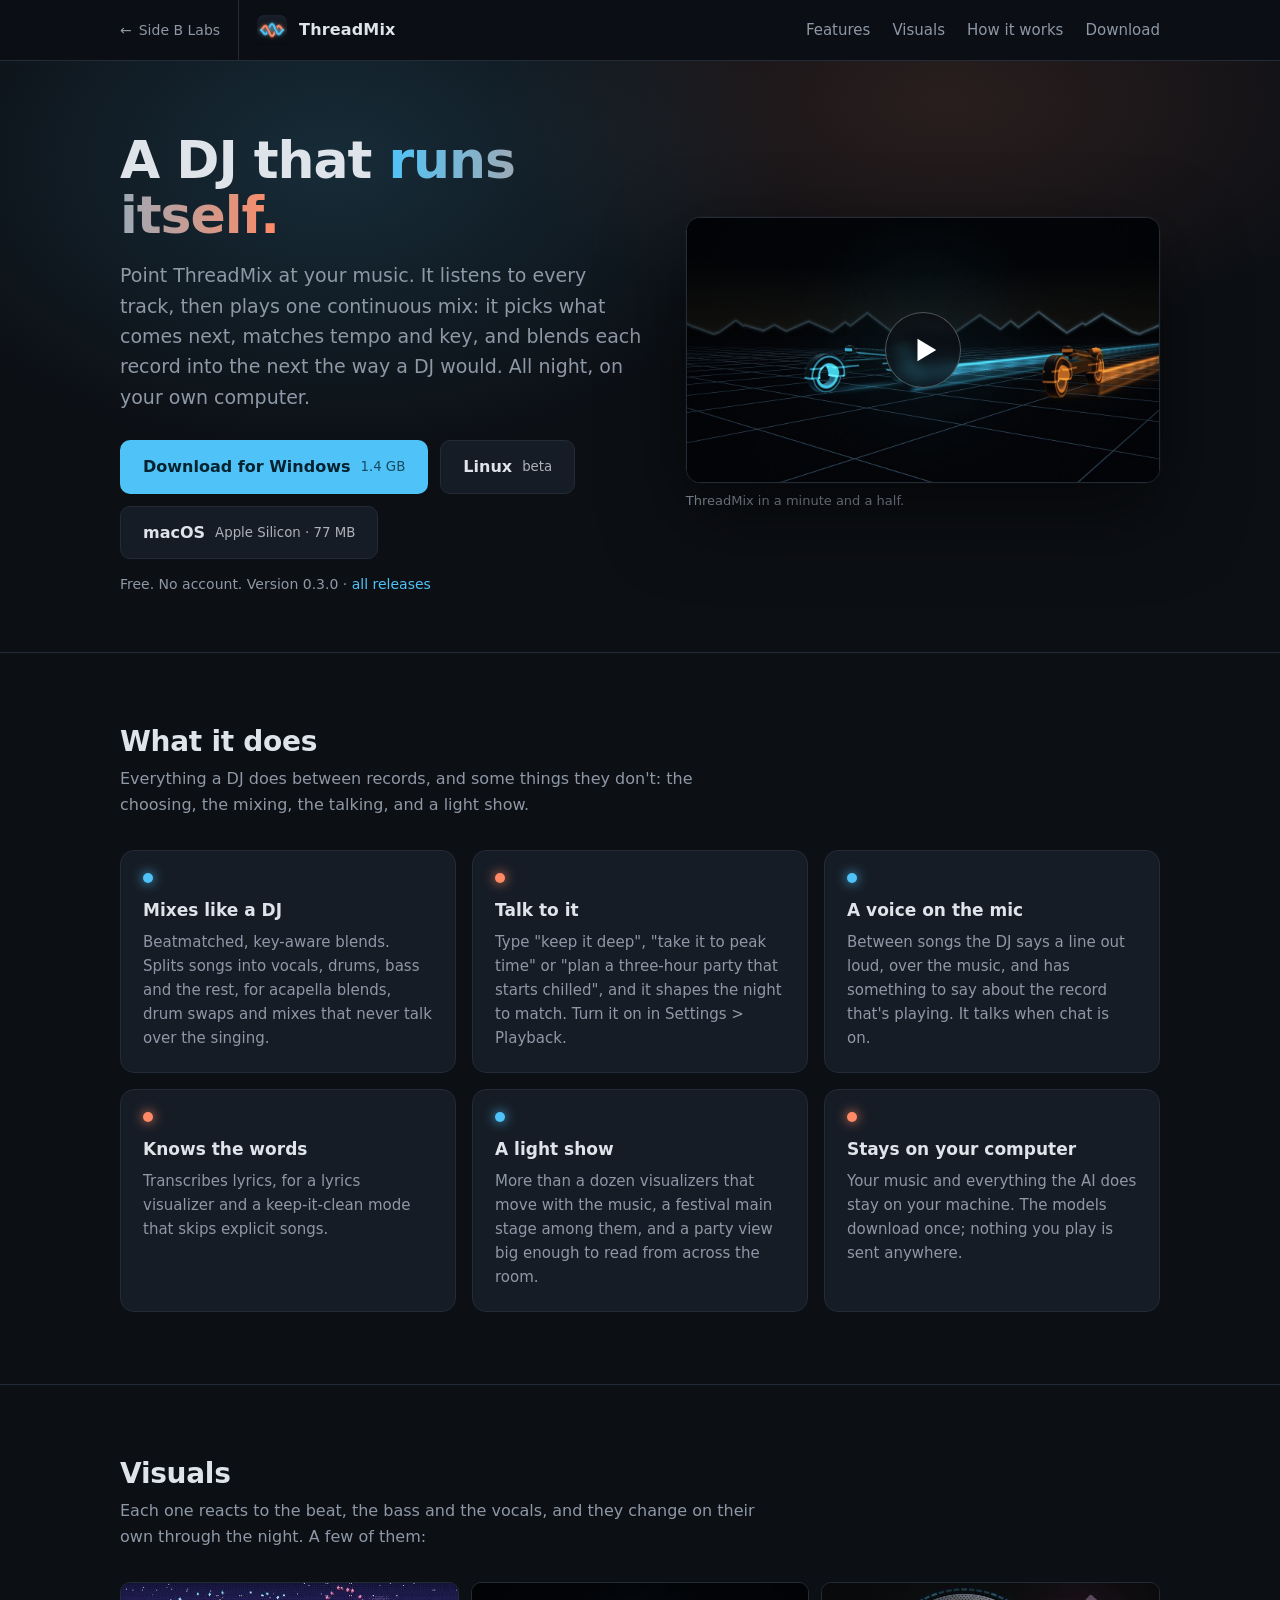
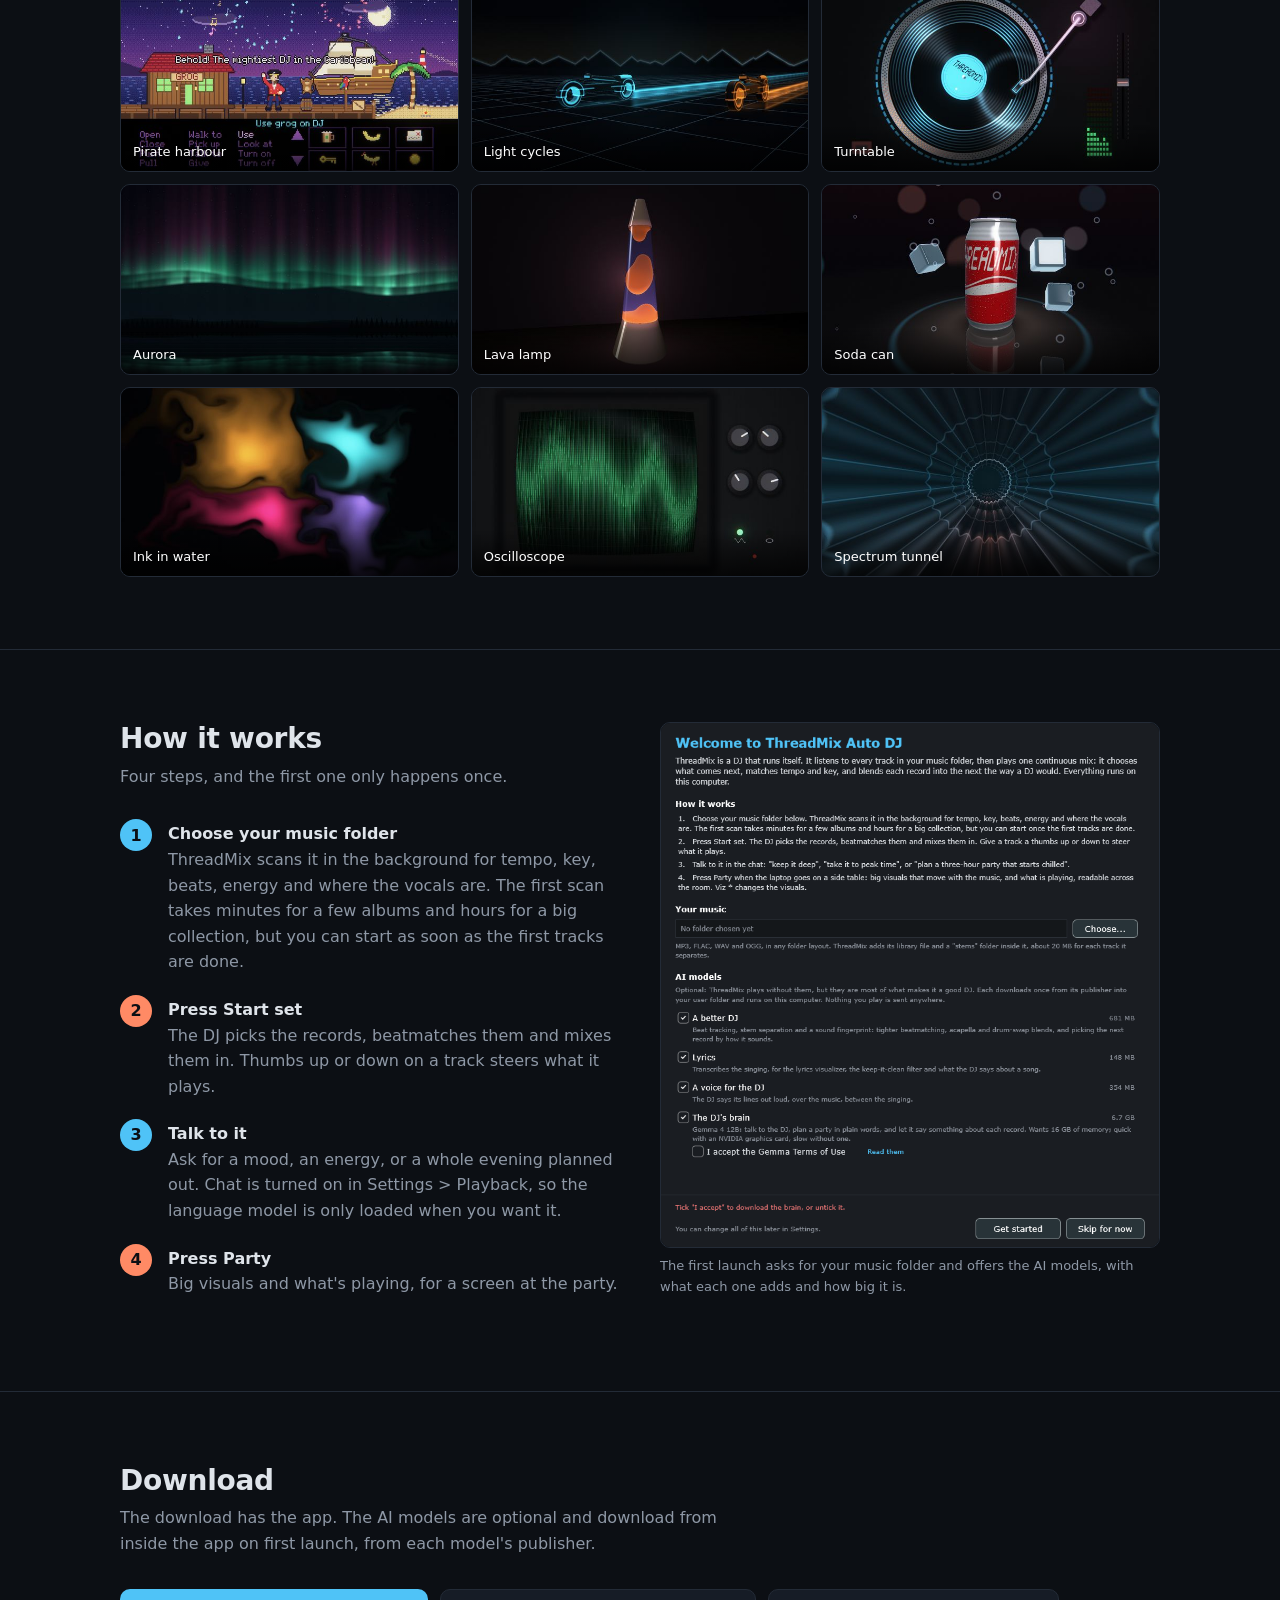
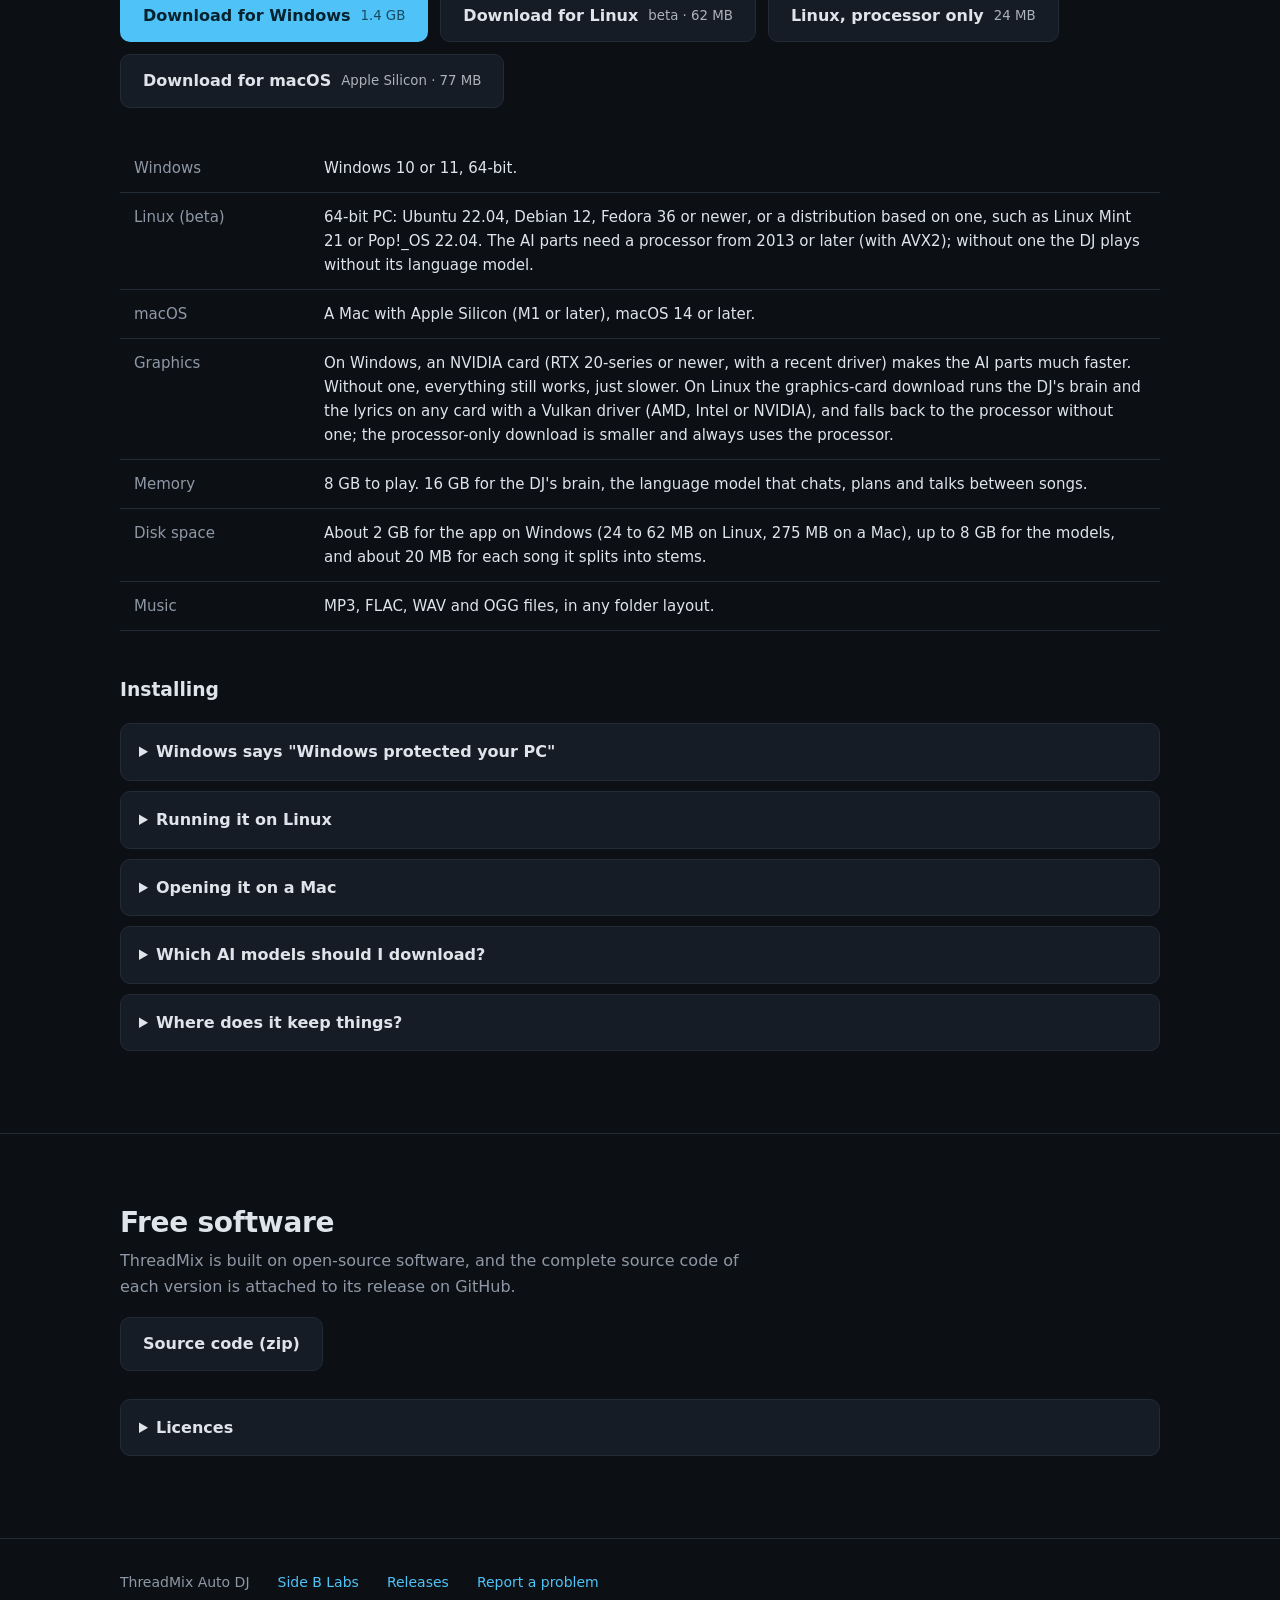
<file: threadmix/index.html>
<!doctype html>
<html lang="en">
<head>
<meta charset="utf-8">
<meta name="viewport" content="width=device-width, initial-scale=1">
<title>ThreadMix Auto DJ</title>
<meta name="description" content="A DJ that runs itself. Point it at your music and it plays one continuous, beatmatched mix, all night. Free for Windows and Linux.">
<meta property="og:title" content="ThreadMix Auto DJ">
<meta property="og:description" content="A DJ that runs itself. Point it at your music and it plays one continuous, beatmatched mix.">
<meta property="og:image" content="https://sideblabs.com/threadmix/assets/shots/light-cycles.jpg">
<meta property="og:url" content="https://sideblabs.com/threadmix/">
<link rel="canonical" href="https://sideblabs.com/threadmix/">
<link rel="icon" type="image/png" href="assets/favicon.png">
<style>
  :root {
    --bg: #0c0f14;
    --bg-2: #121720;
    --card: #161c26;
    --line: #232b37;
    --text: #dfe4ea;
    --dim: #8e98a6;
    --cyan: #4fc3f7;
    --orange: #ff8a65;
    --radius: 14px;
  }
  * { box-sizing: border-box; }
  html { scroll-behavior: smooth; }
  body {
    margin: 0;
    background: var(--bg);
    color: var(--text);
    font: 16px/1.6 system-ui, -apple-system, "Segoe UI", Roboto, "Helvetica Neue", Arial, sans-serif;
    -webkit-font-smoothing: antialiased;
  }
  a { color: var(--cyan); text-decoration: none; }
  a:hover { text-decoration: underline; }
  .wrap { max-width: 1080px; margin: 0 auto; padding: 0 20px; }
  section { padding: 72px 0; }
  section + section { border-top: 1px solid var(--line); }
  h2 { font-size: 28px; line-height: 1.2; margin: 0 0 8px; letter-spacing: -0.01em; }
  .lede { color: var(--dim); margin: 0 0 32px; max-width: 640px; }

  /* ---- header ---- */
  header { position: sticky; top: 0; z-index: 10; background: rgba(12, 15, 20, 0.85);
           backdrop-filter: blur(10px); border-bottom: 1px solid var(--line); }
  header .wrap { display: flex; align-items: center; gap: 12px; height: 60px; }
  header img { width: 30px; height: 30px; }
  header .name { font-weight: 700; letter-spacing: 0.01em; }
  header nav { margin-left: auto; display: flex; gap: 22px; font-size: 15px; }
  header nav a { color: var(--dim); }
  header nav a:hover { color: var(--text); text-decoration: none; }
  /* the way back to Side B Labs, the studio's own site */
  header .hub { display: inline-flex; align-items: center; gap: 7px; align-self: stretch; margin-right: 6px; padding-right: 18px;
                border-right: 1px solid var(--line); color: var(--dim); font-size: 14px; white-space: nowrap; }
  header .hub:hover { color: var(--text); text-decoration: none; }

  /* ---- hero ---- */
  .hero { padding: 72px 0 56px; position: relative; overflow: hidden; }
  .hero::before {
    content: ""; position: absolute; inset: -200px -10% auto; height: 600px; z-index: -1;
    background: radial-gradient(closest-side at 30% 50%, rgba(79,195,247,0.16), transparent),
                radial-gradient(closest-side at 70% 40%, rgba(255,138,101,0.12), transparent);
  }
  .hero .wrap { display: grid; grid-template-columns: 1.1fr 1fr; gap: 44px; align-items: center; }
  .hero h1 { font-size: 52px; line-height: 1.05; margin: 0 0 18px; letter-spacing: -0.02em; }
  .hero h1 .accent {
    background: linear-gradient(90deg, var(--cyan), var(--orange));
    -webkit-background-clip: text; background-clip: text; color: transparent;
  }
  .hero p { font-size: 19px; color: var(--dim); margin: 0 0 28px; }
  .buttons { display: flex; flex-wrap: wrap; gap: 12px; align-items: center; }
  .btn {
    display: inline-flex; align-items: center; gap: 10px; padding: 13px 22px; border-radius: 10px;
    font-weight: 600; font-size: 16px; border: 1px solid var(--line); color: var(--text);
    background: var(--card);
  }
  .btn:hover { text-decoration: none; border-color: #36414f; }
  .btn.primary { background: var(--cyan); color: #06222f; border-color: transparent; }
  .btn.primary:hover { background: #6fcff9; }
  .btn.disabled { opacity: 0.55; pointer-events: none; }
  .btn small { font-weight: 500; opacity: 0.75; }
  .fine { color: var(--dim); font-size: 14px; margin-top: 14px; }
  .screen {
    border-radius: var(--radius); overflow: hidden; border: 1px solid var(--line);
    box-shadow: 0 30px 80px rgba(0,0,0,0.55), 0 0 0 1px rgba(255,255,255,0.02);
    aspect-ratio: 16 / 9; background: #000;
  }
  .screen img { width: 100%; height: 100%; object-fit: cover; display: block; }

  /* ---- the video: the hero's picture is its play button, and it plays in a window on the page ---- */
  .film { margin: 0; }
  a.screen { display: block; position: relative; }
  .screen .play {
    position: absolute; left: 50%; top: 50%; width: 76px; height: 76px; margin: -38px 0 0 -38px; border-radius: 50%;
    display: grid; place-items: center; color: #fff; background: rgba(12, 15, 20, 0.7);
    border: 1px solid rgba(255, 255, 255, 0.28); backdrop-filter: blur(6px); transition: transform .2s, background .2s, color .2s;
  }
  .screen .play svg { width: 30px; height: 30px; margin-left: 4px; }
  a.screen:hover .play, a.screen:focus-visible .play { transform: scale(1.08); background: var(--cyan); color: #06222f; }
  dialog.film-box {
    padding: 0; color: var(--text); background: var(--card); border: 1px solid var(--line); border-radius: var(--radius);
    overflow: hidden; width: min(1200px, 94vw, (100vh - 120px) * 16 / 9); max-width: none;
    box-shadow: 0 30px 80px rgba(0, 0, 0, 0.6);
  }
  dialog.film-box::backdrop { background: rgba(5, 7, 10, 0.86); backdrop-filter: blur(4px); }
  .film-bar { display: flex; align-items: center; gap: 16px; padding: 10px 10px 10px 18px; font-size: 14px; }
  .film-bar b { margin-right: auto; font-size: 15px; }
  .film-bar button {
    width: 34px; height: 34px; border-radius: 8px; border: 1px solid var(--line); background: var(--bg-2);
    color: var(--text); font-size: 18px; line-height: 1; cursor: pointer;
  }
  .film-bar button:hover { border-color: #36414f; }
  .film-frame { aspect-ratio: 16 / 9; background: #000; }
  .film-frame iframe { display: block; width: 100%; height: 100%; border: 0; }

  /* ---- features ---- */
  .grid { display: grid; grid-template-columns: repeat(3, 1fr); gap: 16px; }
  .card { background: var(--card); border: 1px solid var(--line); border-radius: var(--radius); padding: 22px; }
  .card h3 { margin: 0 0 6px; font-size: 17px; }
  .card p { margin: 0; color: var(--dim); font-size: 15px; }
  .card .dot { width: 10px; height: 10px; border-radius: 50%; margin-bottom: 14px; }
  .c { background: var(--cyan); box-shadow: 0 0 12px var(--cyan); }
  .o { background: var(--orange); box-shadow: 0 0 12px var(--orange); }

  /* ---- gallery ---- */
  .gallery { display: grid; grid-template-columns: repeat(3, 1fr); gap: 12px; }
  .gallery a { display: block; position: relative; border-radius: 10px; overflow: hidden;
               border: 1px solid var(--line); aspect-ratio: 16 / 9; background: #000; }
  .gallery img { width: 100%; height: 100%; object-fit: cover; display: block; transition: transform .3s; }
  .gallery a:hover img { transform: scale(1.04); }
  .gallery span { position: absolute; left: 0; right: 0; bottom: 0; padding: 18px 12px 8px; font-size: 13px;
                  color: #fff; background: linear-gradient(transparent, rgba(0,0,0,0.75)); }

  /* ---- steps ---- */
  .how { display: grid; grid-template-columns: 1fr 1fr; gap: 40px; align-items: start; }
  ol.steps { list-style: none; counter-reset: s; padding: 0; margin: 0; }
  ol.steps li { counter-increment: s; position: relative; padding: 0 0 22px 48px; color: var(--dim); }
  ol.steps li::before {
    content: counter(s); position: absolute; left: 0; top: -2px; width: 32px; height: 32px; border-radius: 50%;
    display: grid; place-items: center; font-weight: 700; color: var(--bg); background: var(--cyan);
  }
  ol.steps li:nth-child(even)::before { background: var(--orange); }
  ol.steps b { color: var(--text); display: block; }
  .how img { width: 100%; border-radius: 10px; border: 1px solid var(--line); display: block; }
  .caption { color: var(--dim); font-size: 13px; margin-top: 8px; }

  /* ---- requirements / help ---- */
  table { width: 100%; border-collapse: collapse; font-size: 15px; }
  th, td { text-align: left; padding: 12px 14px; border-bottom: 1px solid var(--line); vertical-align: top; }
  th { color: var(--dim); font-weight: 500; width: 190px; }
  details { background: var(--card); border: 1px solid var(--line); border-radius: 10px; padding: 0 18px; margin-bottom: 10px; }
  summary { cursor: pointer; padding: 15px 0; font-weight: 600; }
  details p, details ol, details ul { color: var(--dim); margin-top: 0; }
  details[open] { padding-bottom: 6px; }
  code { background: #0a0d12; border: 1px solid var(--line); border-radius: 5px; padding: 1px 6px; font-size: 14px; }

  footer { border-top: 1px solid var(--line); padding: 32px 0 48px; color: var(--dim); font-size: 14px; }
  footer .wrap { display: flex; flex-wrap: wrap; gap: 12px 28px; align-items: center; }

  @media (max-width: 860px) {
    .hero .wrap, .how { grid-template-columns: 1fr; }
    .hero h1 { font-size: 40px; }
    .grid, .gallery { grid-template-columns: 1fr 1fr; }
    header nav { display: none; }
  }
  @media (max-width: 540px) {
    .grid, .gallery { grid-template-columns: 1fr; }
    section { padding: 52px 0; }
    th { width: auto; }
    th, td { display: block; padding: 6px 0; border: 0; }
    tr { display: block; padding: 10px 0; border-bottom: 1px solid var(--line); }
  }
</style>
</head>
<body>

<header>
  <div class="wrap">
    <a class="hub" href="../"><span aria-hidden="true">&larr;</span> Side B Labs</a>
    <img src="assets/favicon.png" alt="">
    <span class="name">ThreadMix</span>
    <nav>
      <a href="#features">Features</a>
      <a href="#visuals">Visuals</a>
      <a href="#how">How it works</a>
      <a href="#download">Download</a>
    </nav>
  </div>
</header>

<section class="hero">
  <div class="wrap">
    <div>
      <h1>A DJ that <span class="accent">runs itself.</span></h1>
      <p>Point ThreadMix at your music. It listens to every track, then plays one
        continuous mix: it picks what comes next, matches tempo and key, and blends
        each record into the next the way a DJ would. All night, on your own computer.</p>
      <div class="buttons">
        <a class="btn primary" id="dl-win" href="https://github.com/logge/threadmix/releases/latest/download/ThreadMix-Windows-Setup.exe">
          Download for Windows <small>1.4 GB</small></a>
        <a class="btn" id="dl-linux" href="#download">
          Linux <small>beta</small></a>
        <a class="btn" id="dl-mac" href="https://github.com/logge/threadmix/releases/latest/download/ThreadMix-macOS.zip">
          macOS <small>Apple Silicon &middot; 77 MB</small></a>
      </div>
      <div class="fine">Free. No account. Version <span id="ver">0.3.0</span> &middot;
        <a href="https://github.com/logge/threadmix/releases">all releases</a></div>
    </div>
    <figure class="film">
      <a class="screen" href="https://www.youtube.com/watch?v=RaKkexU7fUg" rel="noopener" data-film="ThreadMix Auto DJ" aria-label="Watch the video of ThreadMix">
        <img src="assets/shots/light-cycles.jpg" alt="The light-cycle visualizer: two glowing bikes racing across a neon grid">
        <span class="play" aria-hidden="true"><svg viewBox="0 0 16 16"><path fill="currentColor" d="M4 2l10 6-10 6z"/></svg></span>
      </a>
      <figcaption class="caption">ThreadMix in a minute and a half.</figcaption>
    </figure>
  </div>
</section>

<section id="features">
  <div class="wrap">
    <h2>What it does</h2>
    <p class="lede">Everything a DJ does between records, and some things they don't: the
      choosing, the mixing, the talking, and a light show.</p>
    <div class="grid">
      <div class="card"><div class="dot c"></div><h3>Mixes like a DJ</h3>
        <p>Beatmatched, key-aware blends. Splits songs into vocals, drums, bass and the rest,
          for acapella blends, drum swaps and mixes that never talk over the singing.</p></div>
      <div class="card"><div class="dot o"></div><h3>Talk to it</h3>
        <p>Type "keep it deep", "take it to peak time" or "plan a three-hour party that starts
          chilled", and it shapes the night to match. Turn it on in Settings &gt; Playback.</p></div>
      <div class="card"><div class="dot c"></div><h3>A voice on the mic</h3>
        <p>Between songs the DJ says a line out loud, over the music, and has something to say
          about the record that's playing. It talks when chat is on.</p></div>
      <div class="card"><div class="dot o"></div><h3>Knows the words</h3>
        <p>Transcribes lyrics, for a lyrics visualizer and a keep-it-clean mode that skips
          explicit songs.</p></div>
      <div class="card"><div class="dot c"></div><h3>A light show</h3>
        <p>More than a dozen visualizers that move with the music, a festival main stage among
          them, and a party view big enough to read from across the room.</p></div>
      <div class="card"><div class="dot o"></div><h3>Stays on your computer</h3>
        <p>Your music and everything the AI does stay on your machine. The models download once;
          nothing you play is sent anywhere.</p></div>
    </div>
  </div>
</section>

<section id="visuals">
  <div class="wrap">
    <h2>Visuals</h2>
    <p class="lede">Each one reacts to the beat, the bass and the vocals, and they change on their
      own through the night. A few of them:</p>
    <div class="gallery">
      <a href="assets/shots/pirates.jpg"><img src="assets/shots/pirates-small.jpg" alt="A pixel-art pirate harbour" loading="lazy"><span>Pirate harbour</span></a>
      <a href="assets/shots/light-cycles.jpg"><img src="assets/shots/light-cycles-small.jpg" alt="Light cycles on a neon grid" loading="lazy"><span>Light cycles</span></a>
      <a href="assets/shots/turntable.jpg"><img src="assets/shots/turntable-small.jpg" alt="A turntable with a spinning record" loading="lazy"><span>Turntable</span></a>
      <a href="assets/shots/aurora.jpg"><img src="assets/shots/aurora-small.jpg" alt="Northern lights over a lake" loading="lazy"><span>Aurora</span></a>
      <a href="assets/shots/lava-lamp.jpg"><img src="assets/shots/lava-lamp-small.jpg" alt="A lava lamp" loading="lazy"><span>Lava lamp</span></a>
      <a href="assets/shots/soda-can.jpg"><img src="assets/shots/soda-can-small.jpg" alt="A cola can with ice cubes" loading="lazy"><span>Soda can</span></a>
      <a href="assets/shots/ink.jpg"><img src="assets/shots/ink-small.jpg" alt="Coloured ink swirling in water" loading="lazy"><span>Ink in water</span></a>
      <a href="assets/shots/oscilloscope.jpg"><img src="assets/shots/oscilloscope-small.jpg" alt="A green oscilloscope screen" loading="lazy"><span>Oscilloscope</span></a>
      <a href="assets/shots/tunnel.jpg"><img src="assets/shots/tunnel-small.jpg" alt="A tunnel made of the music's spectrum" loading="lazy"><span>Spectrum tunnel</span></a>
    </div>
  </div>
</section>

<section id="how">
  <div class="wrap how">
    <div>
      <h2>How it works</h2>
      <p class="lede">Four steps, and the first one only happens once.</p>
      <ol class="steps">
        <li><b>Choose your music folder</b>ThreadMix scans it in the background for tempo, key,
          beats, energy and where the vocals are. The first scan takes minutes for a few albums and
          hours for a big collection, but you can start as soon as the first tracks are done.</li>
        <li><b>Press Start set</b>The DJ picks the records, beatmatches them and mixes them in.
          Thumbs up or down on a track steers what it plays.</li>
        <li><b>Talk to it</b>Ask for a mood, an energy, or a whole evening planned out. Chat is
          turned on in Settings &gt; Playback, so the language model is only loaded when you want it.</li>
        <li><b>Press Party</b>Big visuals and what's playing, for a screen at the party.</li>
      </ol>
    </div>
    <div>
      <img src="assets/shots/welcome.png" alt="The welcome screen: choose a music folder and pick which AI models to download" loading="lazy">
      <div class="caption">The first launch asks for your music folder and offers the AI models, with
        what each one adds and how big it is.</div>
    </div>
  </div>
</section>

<section id="download">
  <div class="wrap">
    <h2>Download</h2>
    <p class="lede">The download has the app. The AI models are optional and download from inside
      the app on first launch, from each model's publisher.</p>
    <div class="buttons" style="margin-bottom: 36px">
      <a class="btn primary" href="https://github.com/logge/threadmix/releases/latest/download/ThreadMix-Windows-Setup.exe">
        Download for Windows <small>1.4 GB</small></a>
      <a class="btn" href="https://github.com/logge/threadmix/releases/latest/download/ThreadMix-Linux-Vulkan-x86_64.AppImage">
        Download for Linux <small>beta &middot; 62 MB</small></a>
      <a class="btn" href="https://github.com/logge/threadmix/releases/latest/download/ThreadMix-Linux-x86_64.AppImage">
        Linux, processor only <small>24 MB</small></a>
      <a class="btn" href="https://github.com/logge/threadmix/releases/latest/download/ThreadMix-macOS.zip">
        Download for macOS <small>Apple Silicon &middot; 77 MB</small></a>
    </div>

    <table>
      <tr><th>Windows</th><td>Windows 10 or 11, 64-bit.</td></tr>
      <tr><th>Linux (beta)</th><td>64-bit PC: Ubuntu 22.04, Debian 12, Fedora 36 or newer, or a
        distribution based on one, such as Linux Mint 21 or Pop!_OS 22.04. The AI parts need a processor
        from 2013 or later (with AVX2); without one the DJ plays without its language model.</td></tr>
      <tr><th>macOS</th><td>A Mac with Apple Silicon (M1 or later), macOS 14 or later.</td></tr>
      <tr><th>Graphics</th><td>On Windows, an NVIDIA card (RTX 20-series or newer, with a recent driver)
        makes the AI parts much faster. Without one, everything still works, just slower. On Linux the
        graphics-card download runs the DJ's brain and the lyrics on any card with a Vulkan driver
        (AMD, Intel or NVIDIA), and falls back to the processor without one; the processor-only
        download is smaller and always uses the processor.</td></tr>
      <tr><th>Memory</th><td>8 GB to play. 16 GB for the DJ's brain, the language model that
        chats, plans and talks between songs.</td></tr>
      <tr><th>Disk space</th><td>About 2 GB for the app on Windows (24 to 62 MB on Linux, 275 MB on a Mac), up to 8 GB for the
        models, and about 20 MB for each song it splits into stems.</td></tr>
      <tr><th>Music</th><td>MP3, FLAC, WAV and OGG files, in any folder layout.</td></tr>
    </table>

    <h3 style="margin-top: 44px">Installing</h3>
    <details>
      <summary>Windows says "Windows protected your PC"</summary>
      <p>That's SmartScreen being careful with an app it hasn't seen many downloads of yet. Click
        <b>More info</b>, then <b>Run anyway</b>.</p>
    </details>
    <details>
      <summary>Running it on Linux</summary>
      <p>There are two Linux downloads. Take the graphics-card one unless you know the computer
        has no graphics card worth the name: it runs the AI parts on the card through Vulkan, which
        every current desktop's graphics driver includes, and on the processor where there is none.
        The processor-only one is the same app, smaller, and never touches the card.</p>
      <p>Either is an AppImage: one file, nothing to install. A downloaded file is not
        allowed to run until you make it executable, so double-clicking it straight away does nothing
        useful. Make it executable, then double-click it:</p>
      <p>GNOME (Files): right-click it &gt; Properties &gt; turn on <b>Executable as Program</b>.<br>
        KDE (Dolphin): right-click it &gt; Properties &gt; Permissions &gt; tick <b>Allow executing file
        as program</b>.<br>
        Or from a terminal:</p>
      <p><code>chmod +x ThreadMix-Linux-*.AppImage</code><br>
        <code>./ThreadMix-Linux-Vulkan-x86_64.AppImage</code></p>
      <p>If it says no suitable <code>fusermount</code> was found, install FUSE
        (<code>sudo apt install fuse3</code>, or <code>fuse3</code> from your distribution), or start it
        with <code>APPIMAGE_EXTRACT_AND_RUN=1</code> in front. It plays through your system's sound
        (PipeWire or PulseAudio), and downloads the models with your system's curl. If it cannot start
        on your system, it says why in a window and in
        <code>~/.config/BeatMix/logs/startup-error.txt</code>.</p>
    </details>
    <details>
      <summary>Opening it on a Mac</summary>
      <p>Open the downloaded zip if your browser has not already, and drag <b>ThreadMix</b> into your
        Applications folder. The app is not signed by Apple yet, so the first time you open it macOS
        stops it:</p>
      <p>If it says Apple could not verify ThreadMix, click <b>Done</b>, then go to System Settings &gt;
        Privacy &amp; Security, scroll down and click <b>Open Anyway</b> next to ThreadMix, and
        confirm.</p>
      <p>If it says ThreadMix "is damaged and can't be opened", it is not damaged: macOS says this
        about apps that are not signed. Open Terminal and run
        <code>xattr -dr com.apple.quarantine /Applications/ThreadMix.app</code>, then open it again.</p>
    </details>
    <details>
      <summary>Which AI models should I download?</summary>
      <p>The welcome screen offers four, and ticks the ones that suit your computer:</p>
      <ul>
        <li><b>A better DJ</b> (680 MB): beat tracking, stem separation and a sound fingerprint.
          Worth it for everyone.</li>
        <li><b>Lyrics</b> (150 MB): for the lyrics visualizer and keep-it-clean.</li>
        <li><b>A voice for the DJ</b> (350 MB): so it talks out loud.</li>
        <li><b>The DJ's brain</b> (6.7 GB): learns each record's era, scene and hook while your
          library is analysed, and, turned on in Settings &gt; Playback, chats, plans parties and
          writes what it says between songs.
          Google's Gemma model, so you accept Google's
          <a href="https://ai.google.dev/gemma/terms">Gemma terms</a> to download it.</li>
      </ul>
      <p>You can change your mind later in Settings &gt; Manage models.</p>
    </details>
    <details>
      <summary>Where does it keep things?</summary>
      <p>Your music folder is only read. The library and the separated stems go in a data folder
        of their own, which you choose on the first launch and can move in Settings &gt; Library.
        On Windows that is <code>%LOCALAPPDATA%\BeatMix\Library</code> unless you choose another, the
        models go in <code>%LOCALAPPDATA%\BeatMix\models</code>, and the settings in
        <code>%APPDATA%\BeatMix</code>. Uninstalling from Windows Settings removes the app; delete
        those folders too to remove everything. On Linux all three go in
        <code>~/.config/BeatMix</code>; to remove everything, delete the AppImage and that folder
        (and the data folder, if you moved it).</p>
      <p>The Mac version is an older one, which still keeps its library file and a
        <code>stems</code> folder inside your music folder. Its models and settings go in
        <code>~/Library/Application Support/BeatMix</code>; to remove everything, move the app and
        that folder to the Trash.</p>
    </details>
  </div>
</section>

<section id="source">
  <div class="wrap">
    <h2>Free software</h2>
    <p class="lede" style="margin-bottom: 18px">ThreadMix is built on open-source software, and the complete
      source code of each version is attached to its release on GitHub.</p>
    <div class="buttons" style="margin-bottom: 28px">
      <a class="btn" href="https://github.com/logge/threadmix/releases/latest/download/ThreadMix-source.zip">Source code (zip)</a>
    </div>
    <details>
      <summary>Licences</summary>
      <p>ThreadMix's own code is under the
        <a href="https://www.gnu.org/licenses/old-licenses/gpl-2.0.html">GNU GPL v2 or later</a>.
        The app is distributed under the <a href="https://www.gnu.org/licenses/agpl-3.0.html">GNU AGPL v3</a>
        (it is built with <a href="https://juce.com">JUCE</a>), and its library scanner under the GNU GPL v2
        (it uses <a href="https://github.com/c4dm/qm-dsp">QM-DSP</a>). It also includes
        <a href="https://github.com/ggml-org/llama.cpp">llama.cpp</a>,
        <a href="https://github.com/ggml-org/whisper.cpp">whisper.cpp</a>,
        <a href="https://onnxruntime.ai">ONNX Runtime</a>, Signalsmith Stretch and libebur128 (MIT),
        <a href="https://github.com/espeak-ng/espeak-ng">espeak-ng</a> (GPL v3 or later), libvorbis (BSD),
        dr_libs, stb and SQLite (public domain), and on Windows NVIDIA's CUDA and cuDNN runtime libraries
        under NVIDIA's redistribution terms. On Linux it uses the system's ALSA and libcurl, and the
        AppImage carries a few of the system's libraries, each with its licence. The full list is in the
        <code>licenses</code> folder next to the app on Windows, inside the AppImage on Linux, inside the
        app on a Mac (Contents/Resources), and in the source code.</p>
      <p>The downloadable models keep their own licences, shown in the app before each download:
        Beat This! (MIT), HT-Demucs (MIT), CLAP (Apache 2.0), Whisper (MIT), Kokoro (Apache 2.0)
        and Gemma (Gemma Terms of Use).</p>
    </details>
  </div>
</section>

<footer>
  <div class="wrap">
    <span>ThreadMix Auto DJ</span>
    <a href="../">Side B Labs</a>
    <a href="https://github.com/logge/threadmix/releases">Releases</a>
    <a href="https://github.com/logge/threadmix/issues">Report a problem</a>
  </div>
</footer>

<script>
  // Show the version of the newest release, so the page does not need editing
  // for each one. The buttons already point at "latest"; this is only the label.
  fetch("https://api.github.com/repos/logge/threadmix/releases/latest")
    .then(r => r.ok ? r.json() : null)
    .then(r => { if (r && r.tag_name) document.getElementById("ver").textContent = r.tag_name.replace(/^v/, ""); })
    .catch(() => {});

  // The video: a link with data-film is a link to it on YouTube, and still works as one (with
  // Ctrl or a middle click it opens there). A plain click plays it here instead, in a window on
  // the page. Nothing is loaded from YouTube until then.
  let filmBox = null;
  function buildFilmBox() {
    const d = document.createElement("dialog");
    d.className = "film-box";
    d.setAttribute("aria-label", "Video");
    d.innerHTML = '<div class="film-bar"><b></b><a rel="noopener" target="_blank">Open on YouTube</a>' +
      '<button type="button" aria-label="Close">&times;</button></div><div class="film-frame"></div>';
    d.addEventListener("click", e => { if (e.target === d || e.target.closest("button")) d.close(); });
    d.addEventListener("close", () => d.querySelector(".film-frame").replaceChildren()); // and the video stops
    document.body.append(d);
    return d;
  }
  if (typeof HTMLDialogElement === "function") {
    document.addEventListener("click", e => {
      if (e.defaultPrevented || e.button !== 0 || e.ctrlKey || e.metaKey || e.shiftKey || e.altKey) return;
      const link = e.target.closest && e.target.closest("a[data-film]");
      const id = link && new URL(link.href).searchParams.get("v");
      if (!id) return;
      e.preventDefault();
      if (!filmBox) filmBox = buildFilmBox();
      filmBox.querySelector("b").textContent = link.dataset.film;
      filmBox.querySelector("a").href = link.href;
      const frame = document.createElement("iframe");
      frame.src = "https://www.youtube-nocookie.com/embed/" + encodeURIComponent(id) + "?autoplay=1&rel=0";
      frame.title = link.dataset.film;
      frame.allow = "autoplay; encrypted-media; picture-in-picture; fullscreen";
      frame.allowFullscreen = true;
      frame.referrerPolicy = "strict-origin-when-cross-origin"; // YouTube won't play without knowing the site
      filmBox.querySelector(".film-frame").replaceChildren(frame);
      filmBox.showModal();
    });
  }
</script>
</body>
</html>
</file>
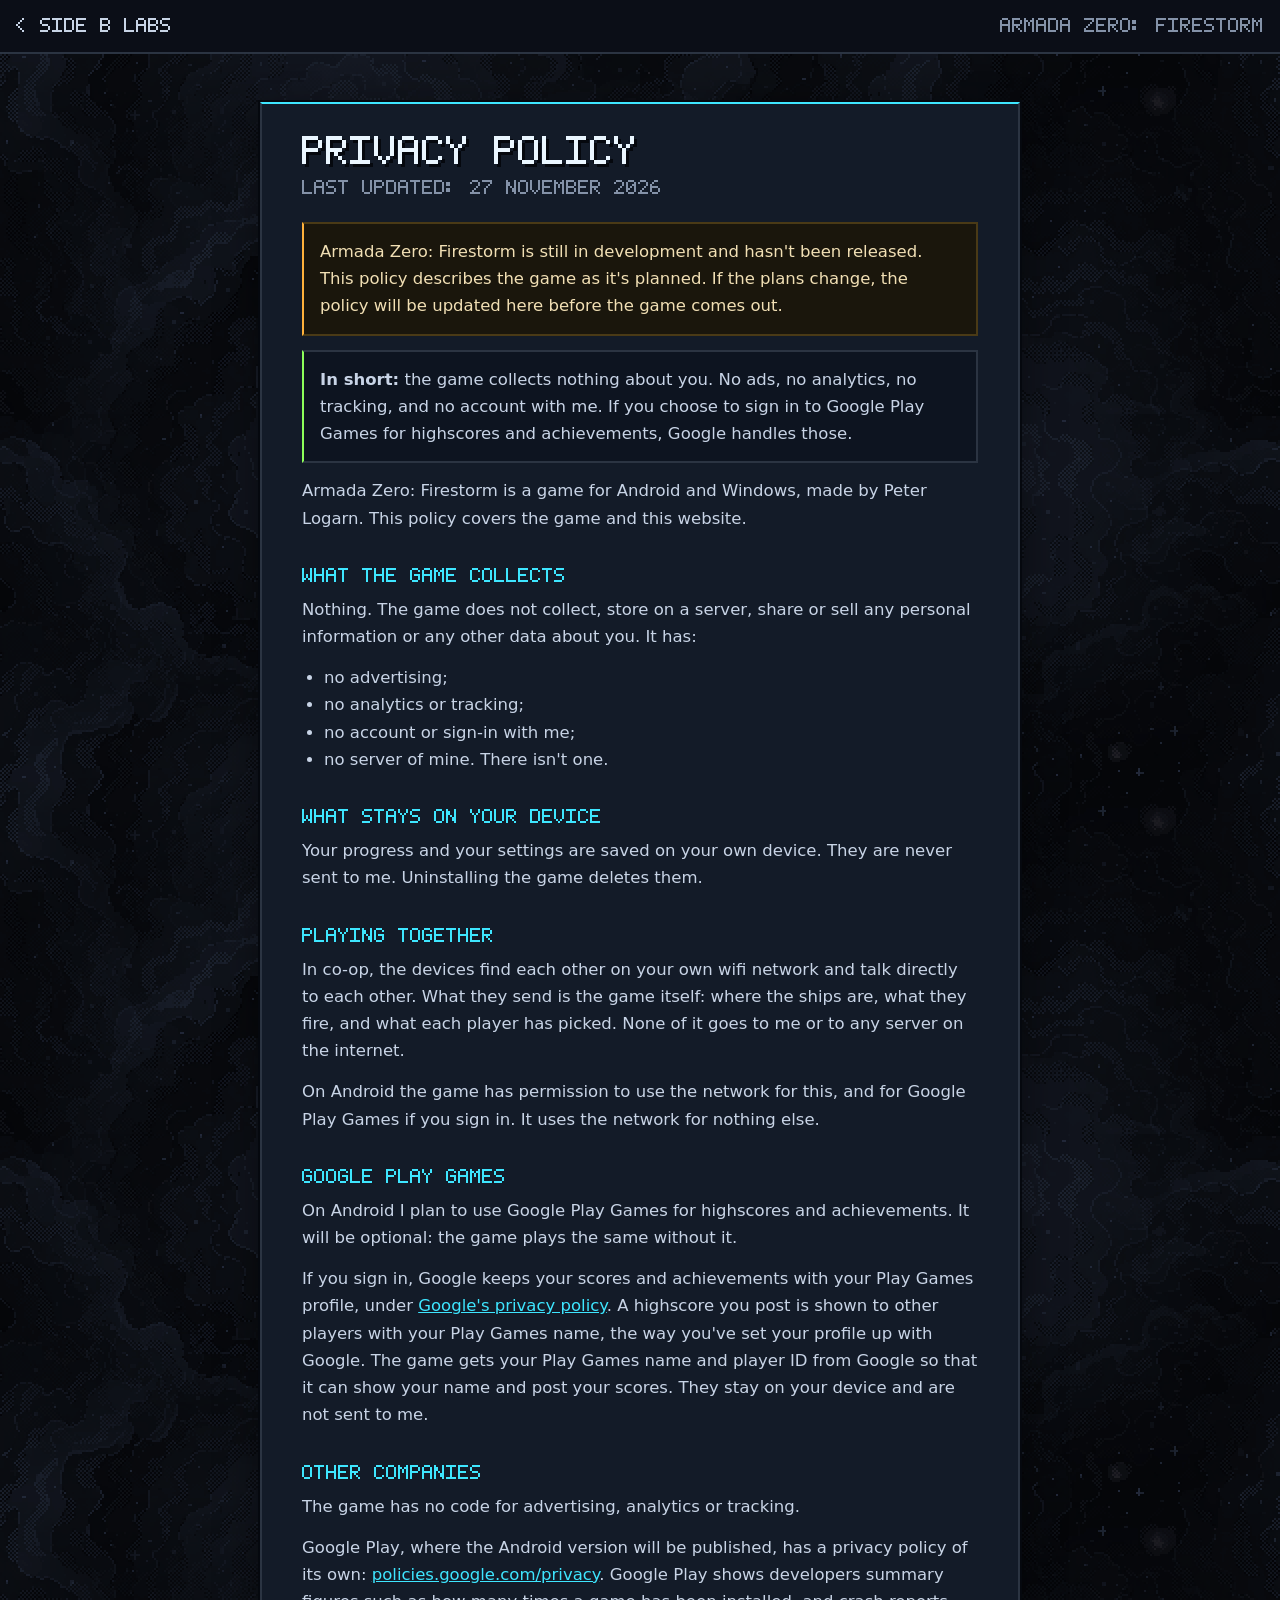
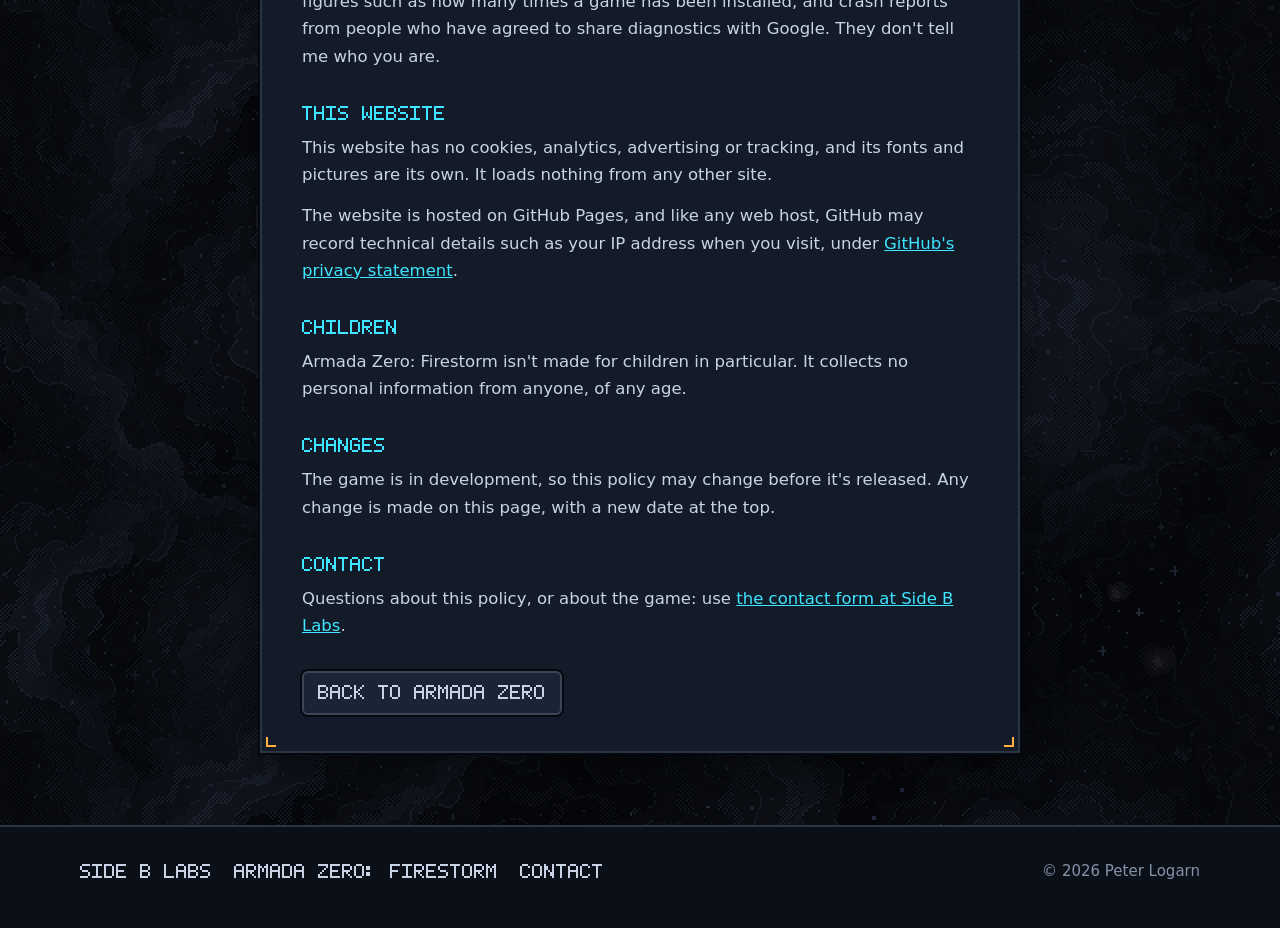
<file: armada-zero/privacy/index.html>
<!doctype html>
<html lang="en">
<head>
  <meta charset="utf-8">
  <meta name="viewport" content="width=device-width, initial-scale=1">
  <title>Privacy policy · Armada Zero: Firestorm</title>
  <meta name="description" content="Armada Zero: Firestorm's privacy policy: no ads, no tracking, and nothing collected about you.">
  <meta name="theme-color" content="#0b0f18">
  <link rel="icon" type="image/png" sizes="64x64" href="../assets/icon-64.png">
  <link rel="canonical" href="https://sideblabs.com/armada-zero/privacy/">
  <link rel="stylesheet" href="../css/site.css">
</head>
<body>

<nav class="bar" aria-label="Armada Zero: Firestorm">
  <a href="../../"><span aria-hidden="true">&lt;</span> Side B Labs</a>
  <a href="../">Armada Zero: Firestorm</a>
</nav>

<main class="policy">
  <article class="panel doc">
    <h1>Privacy policy</h1>
    <p class="date">Last updated: 27 November 2026</p>

    <p class="draft">Armada Zero: Firestorm is still in development and hasn't been released. This policy describes the game as it's planned. If the plans change, the policy will be updated here before the game comes out.</p>

    <p class="short"><strong>In short:</strong> the game collects nothing about you. No ads, no analytics, no tracking, and no account with me. If you choose to sign in to Google Play Games for highscores and achievements, Google handles those.</p>

    <p>Armada Zero: Firestorm is a game for Android and Windows, made by Peter Logarn. This policy covers the game and this website.</p>

    <h2>What the game collects</h2>
    <p>Nothing. The game does not collect, store on a server, share or sell any personal information or any other data about you. It has:</p>
    <ul>
      <li>no advertising;</li>
      <li>no analytics or tracking;</li>
      <li>no account or sign-in with me;</li>
      <li>no server of mine. There isn't one.</li>
    </ul>

    <h2>What stays on your device</h2>
    <p>Your progress and your settings are saved on your own device. They are never sent to me. Uninstalling the game deletes them.</p>

    <h2>Playing together</h2>
    <p>In co-op, the devices find each other on your own wifi network and talk directly to each other. What they send is the game itself: where the ships are, what they fire, and what each player has picked. None of it goes to me or to any server on the internet.</p>
    <p>On Android the game has permission to use the network for this, and for Google Play Games if you sign in. It uses the network for nothing else.</p>

    <h2>Google Play Games</h2>
    <p>On Android I plan to use Google Play Games for highscores and achievements. It will be optional: the game plays the same without it.</p>
    <p>If you sign in, Google keeps your scores and achievements with your Play Games profile, under <a href="https://policies.google.com/privacy" rel="noopener">Google's privacy policy</a>. A highscore you post is shown to other players with your Play Games name, the way you've set your profile up with Google. The game gets your Play Games name and player ID from Google so that it can show your name and post your scores. They stay on your device and are not sent to me.</p>

    <h2>Other companies</h2>
    <p>The game has no code for advertising, analytics or tracking.</p>
    <p>Google Play, where the Android version will be published, has a privacy policy of its own: <a href="https://policies.google.com/privacy" rel="noopener">policies.google.com/privacy</a>. Google Play shows developers summary figures such as how many times a game has been installed, and crash reports from people who have agreed to share diagnostics with Google. They don't tell me who you are.</p>

    <h2>This website</h2>
    <p>This website has no cookies, analytics, advertising or tracking, and its fonts and pictures are its own. It loads nothing from any other site.</p>
    <p>The website is hosted on GitHub Pages, and like any web host, GitHub may record technical details such as your IP address when you visit, under <a href="https://docs.github.com/en/site-policy/privacy-policies/github-general-privacy-statement" rel="noopener">GitHub's privacy statement</a>.</p>

    <h2>Children</h2>
    <p>Armada Zero: Firestorm isn't made for children in particular. It collects no personal information from anyone, of any age.</p>

    <h2>Changes</h2>
    <p>The game is in development, so this policy may change before it's released. Any change is made on this page, with a new date at the top.</p>

    <h2>Contact</h2>
    <p>Questions about this policy, or about the game: use <a href="../../#contact">the contact form at Side B Labs</a>.</p>

    <a class="btn" href="../">Back to Armada Zero</a>
  </article>
</main>

<footer>
  <div class="wrap">
    <nav aria-label="More">
      <a href="../../">Side B Labs</a>
      <a href="../">Armada Zero: Firestorm</a>
      <a href="../../#contact">Contact</a>
    </nav>
    <span>© 2026 Peter Logarn</span>
  </div>
</footer>

</body>
</html>
</file>
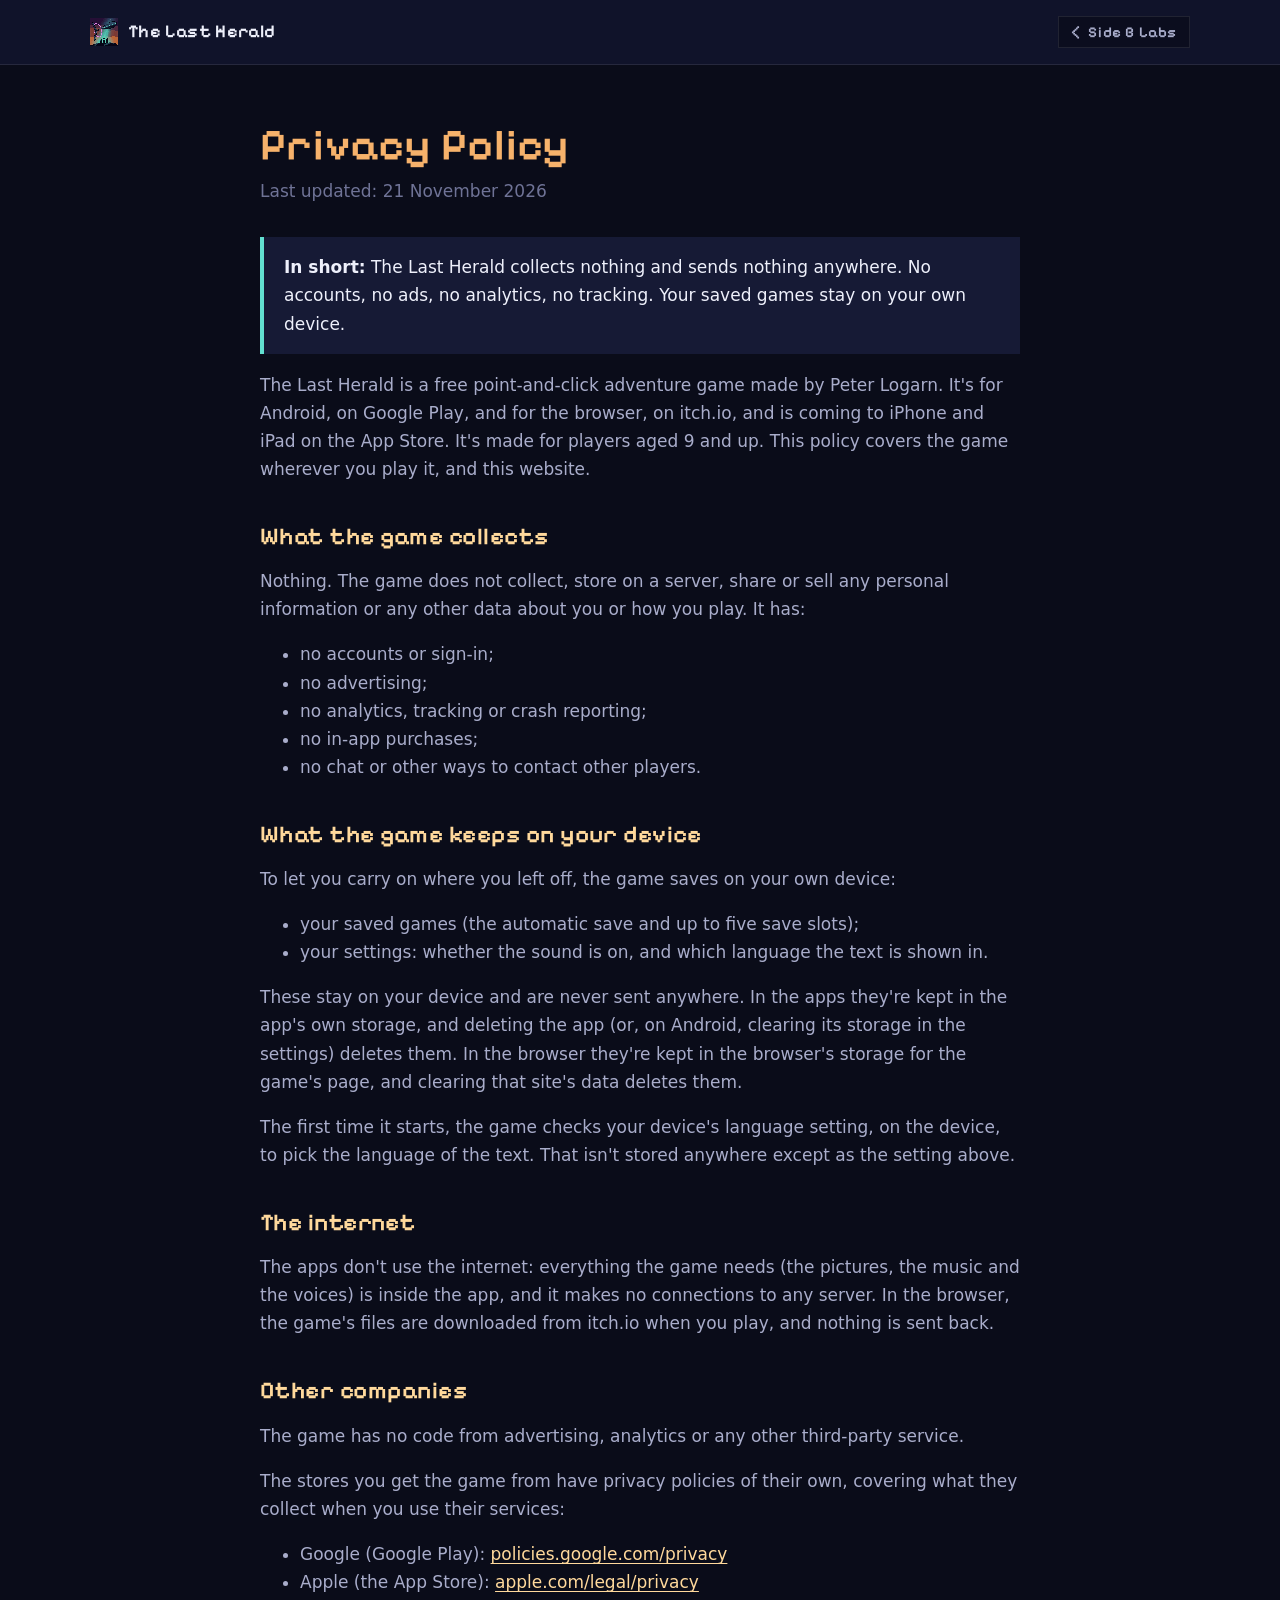
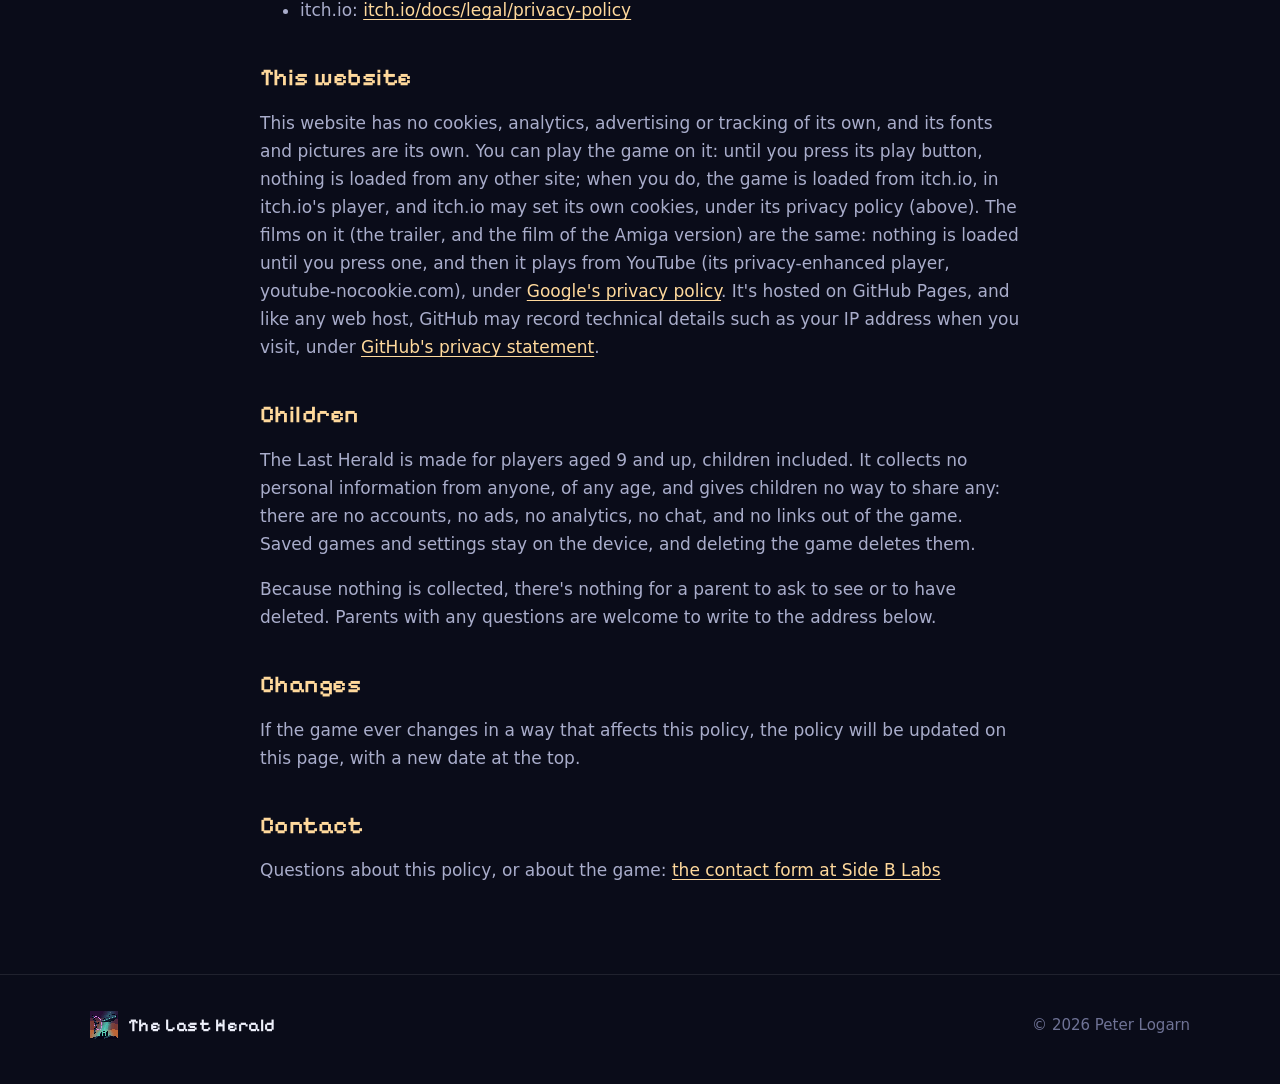
<file: last-herald/privacy/index.html>
<!doctype html>
<html lang="en">
<head>
  <meta charset="utf-8">
  <meta name="viewport" content="width=device-width, initial-scale=1">
  <title>Privacy Policy · The Last Herald</title>
  <meta name="description" content="The Last Herald's privacy policy: the game collects nothing and sends nothing anywhere.">
  <meta name="theme-color" content="#0a0c19">
  <link rel="icon" type="image/png" href="../assets/icon-512.png">
  <link rel="stylesheet" href="../css/site.css">
</head>
<body>

<div class="top">
  <div class="wrap"><a class="brand" href="../"><img class="pixel" src="../assets/icon-512.png" alt="">The Last Herald</a><a class="hub" href="../../"><span aria-hidden="true">&lt;</span> Side B Labs</a></div>
</div>

<main class="doc">
  <div class="wrap">
    <h1>Privacy Policy</h1>
    <p class="updated">Last updated: 21 November 2026</p>

    <p class="short"><strong>In short:</strong> The Last Herald collects nothing and sends nothing anywhere. No accounts, no ads, no analytics, no tracking. Your saved games stay on your own device.</p>

    <p>The Last Herald is a free point-and-click adventure game made by Peter Logarn. It's for Android, on Google Play, and for the browser, on itch.io, and is coming to iPhone and iPad on the App Store. It's made for players aged 9 and up. This policy covers the game wherever you play it, and this website.</p>

    <h2>What the game collects</h2>
    <p>Nothing. The game does not collect, store on a server, share or sell any personal information or any other data about you or how you play. It has:</p>
    <ul>
      <li>no accounts or sign-in;</li>
      <li>no advertising;</li>
      <li>no analytics, tracking or crash reporting;</li>
      <li>no in-app purchases;</li>
      <li>no chat or other ways to contact other players.</li>
    </ul>

    <h2>What the game keeps on your device</h2>
    <p>To let you carry on where you left off, the game saves on your own device:</p>
    <ul>
      <li>your saved games (the automatic save and up to five save slots);</li>
      <li>your settings: whether the sound is on, and which language the text is shown in.</li>
    </ul>
    <p>These stay on your device and are never sent anywhere. In the apps they're kept in the app's own storage, and deleting the app (or, on Android, clearing its storage in the settings) deletes them. In the browser they're kept in the browser's storage for the game's page, and clearing that site's data deletes them.</p>
    <p>The first time it starts, the game checks your device's language setting, on the device, to pick the language of the text. That isn't stored anywhere except as the setting above.</p>

    <h2>The internet</h2>
    <p>The apps don't use the internet: everything the game needs (the pictures, the music and the voices) is inside the app, and it makes no connections to any server. In the browser, the game's files are downloaded from itch.io when you play, and nothing is sent back.</p>

    <h2>Other companies</h2>
    <p>The game has no code from advertising, analytics or any other third-party service.</p>
    <p>The stores you get the game from have privacy policies of their own, covering what they collect when you use their services:</p>
    <ul>
      <li>Google (Google Play): <a href="https://policies.google.com/privacy">policies.google.com/privacy</a></li>
      <li>Apple (the App Store): <a href="https://www.apple.com/legal/privacy/">apple.com/legal/privacy</a></li>
      <li>itch.io: <a href="https://itch.io/docs/legal/privacy-policy">itch.io/docs/legal/privacy-policy</a></li>
    </ul>

    <h2>This website</h2>
    <p>This website has no cookies, analytics, advertising or tracking of its own, and its fonts and pictures are its own. You can play the game on it: until you press its play button, nothing is loaded from any other site; when you do, the game is loaded from itch.io, in itch.io's player, and itch.io may set its own cookies, under its privacy policy (above). The films on it (the trailer, and the film of the Amiga version) are the same: nothing is loaded until you press one, and then it plays from YouTube (its privacy-enhanced player, youtube-nocookie.com), under <a href="https://policies.google.com/privacy">Google's privacy policy</a>. It's hosted on GitHub Pages, and like any web host, GitHub may record technical details such as your IP address when you visit, under <a href="https://docs.github.com/en/site-policy/privacy-policies/github-general-privacy-statement">GitHub's privacy statement</a>.</p>

    <h2>Children</h2>
    <p>The Last Herald is made for players aged 9 and up, children included. It collects no personal information from anyone, of any age, and gives children no way to share any: there are no accounts, no ads, no analytics, no chat, and no links out of the game. Saved games and settings stay on the device, and deleting the game deletes them.</p>
    <p>Because nothing is collected, there's nothing for a parent to ask to see or to have deleted. Parents with any questions are welcome to write to the address below.</p>

    <h2>Changes</h2>
    <p>If the game ever changes in a way that affects this policy, the policy will be updated on this page, with a new date at the top.</p>

    <h2>Contact</h2>
    <p>Questions about this policy, or about the game: <a href="../../#contact">the contact form at Side B Labs</a></p>
  </div>
</main>

<footer>
  <div class="wrap">
    <a class="brand" href="../"><img class="pixel" src="../assets/icon-512.png" alt="">The Last Herald</a>
    <span>© 2026 Peter Logarn</span>
  </div>
</footer>

</body>
</html>
</file>
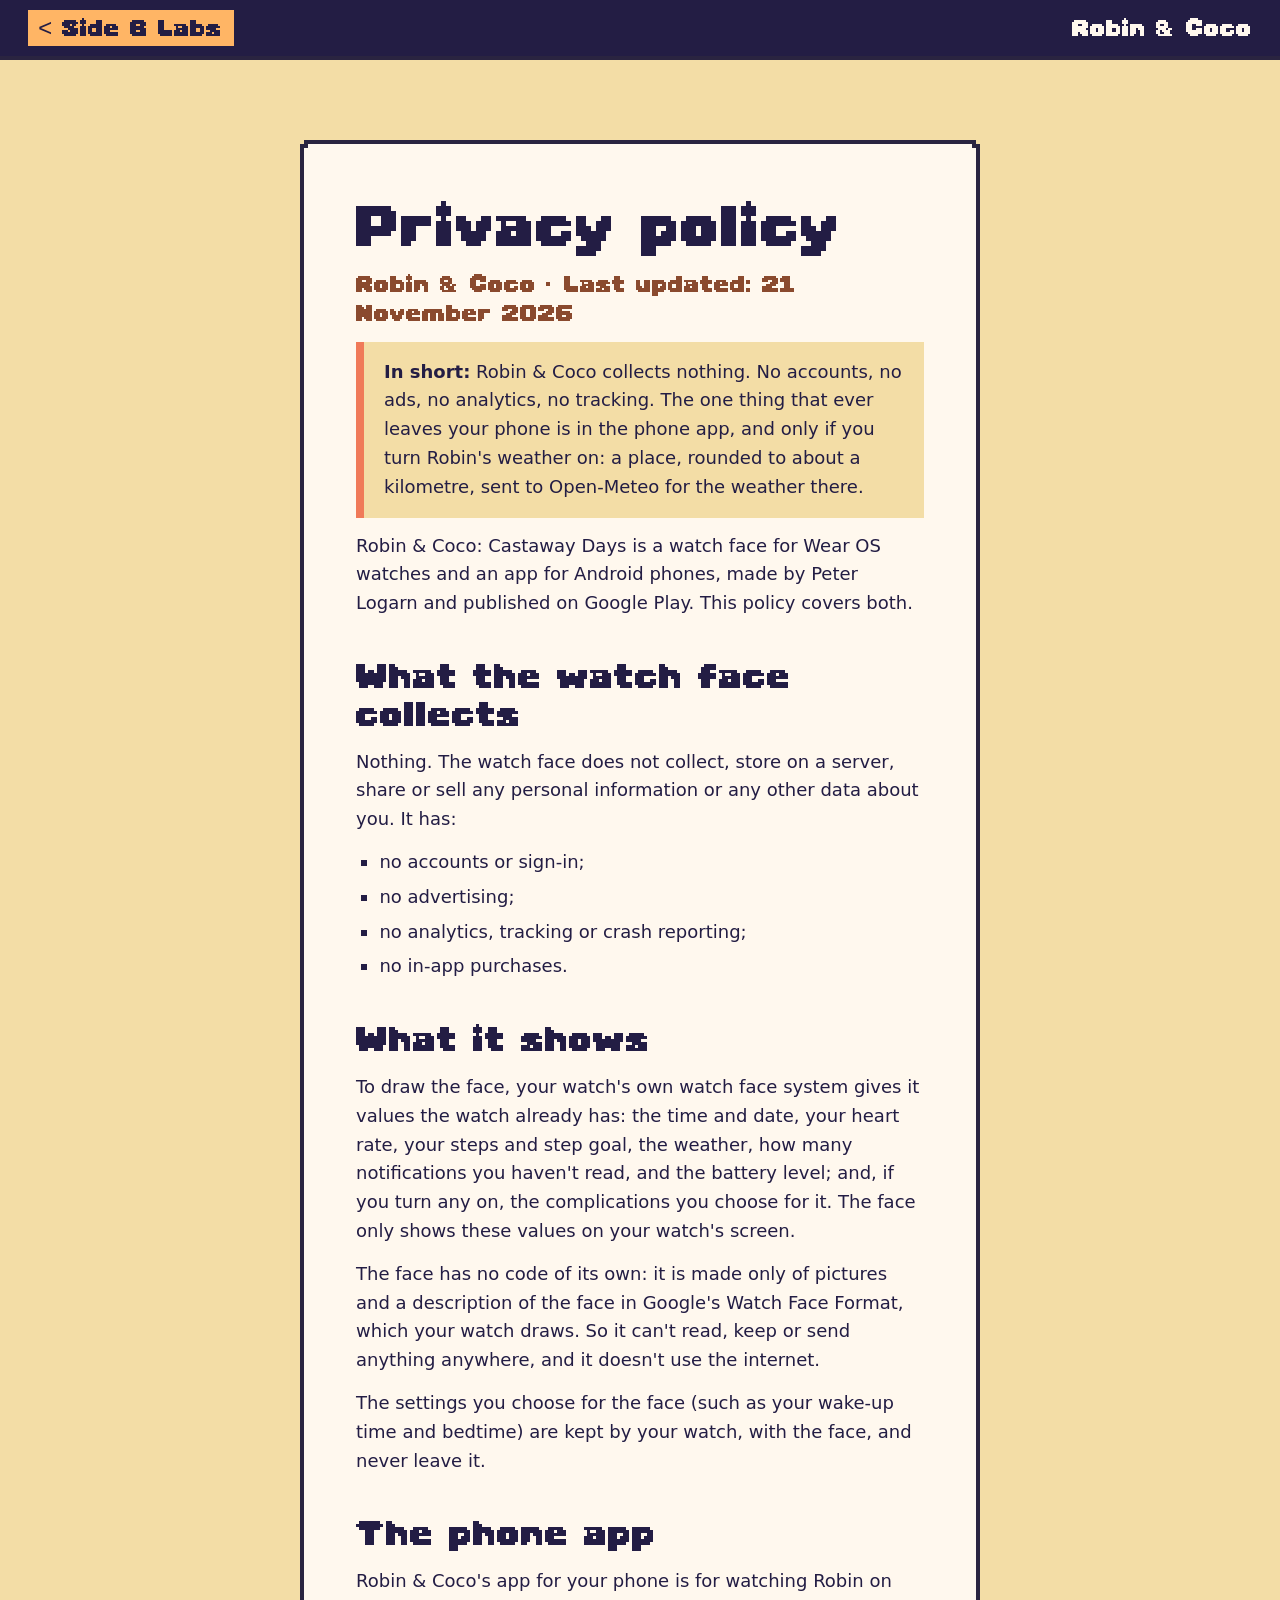
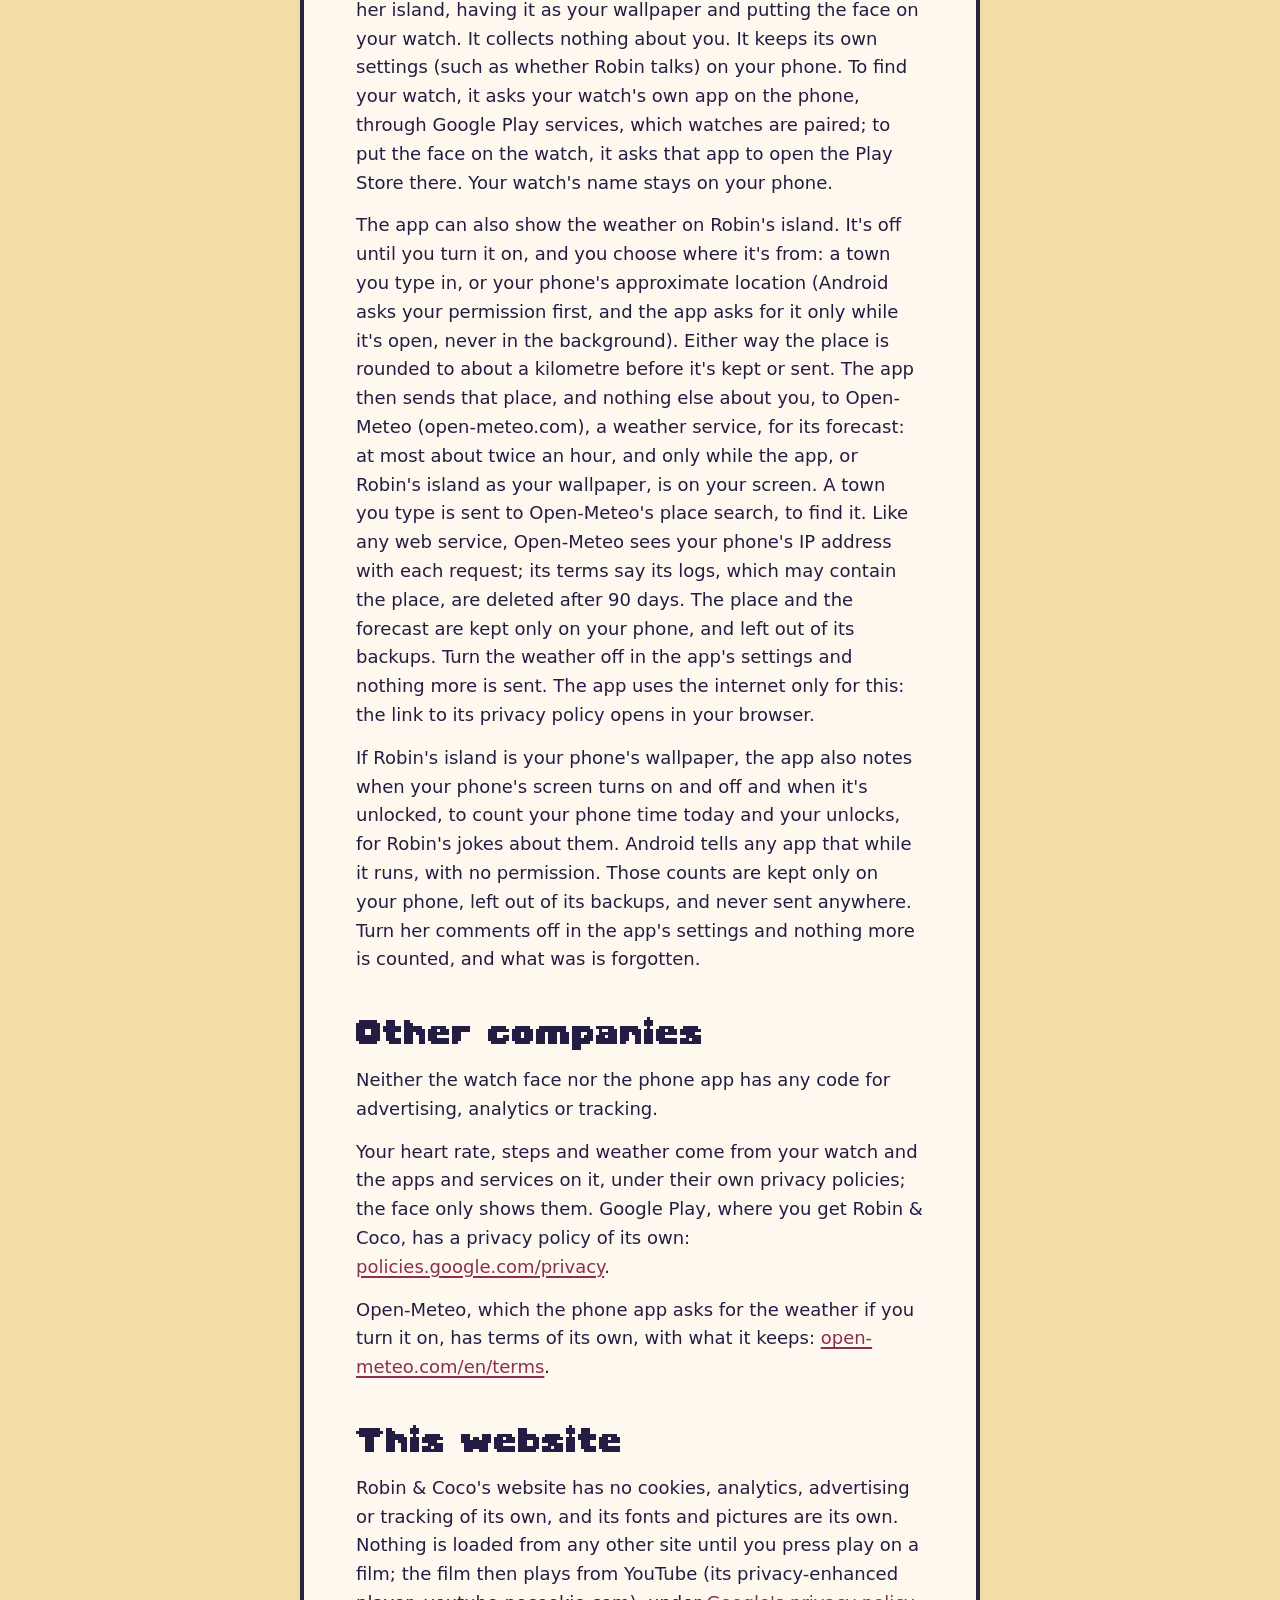
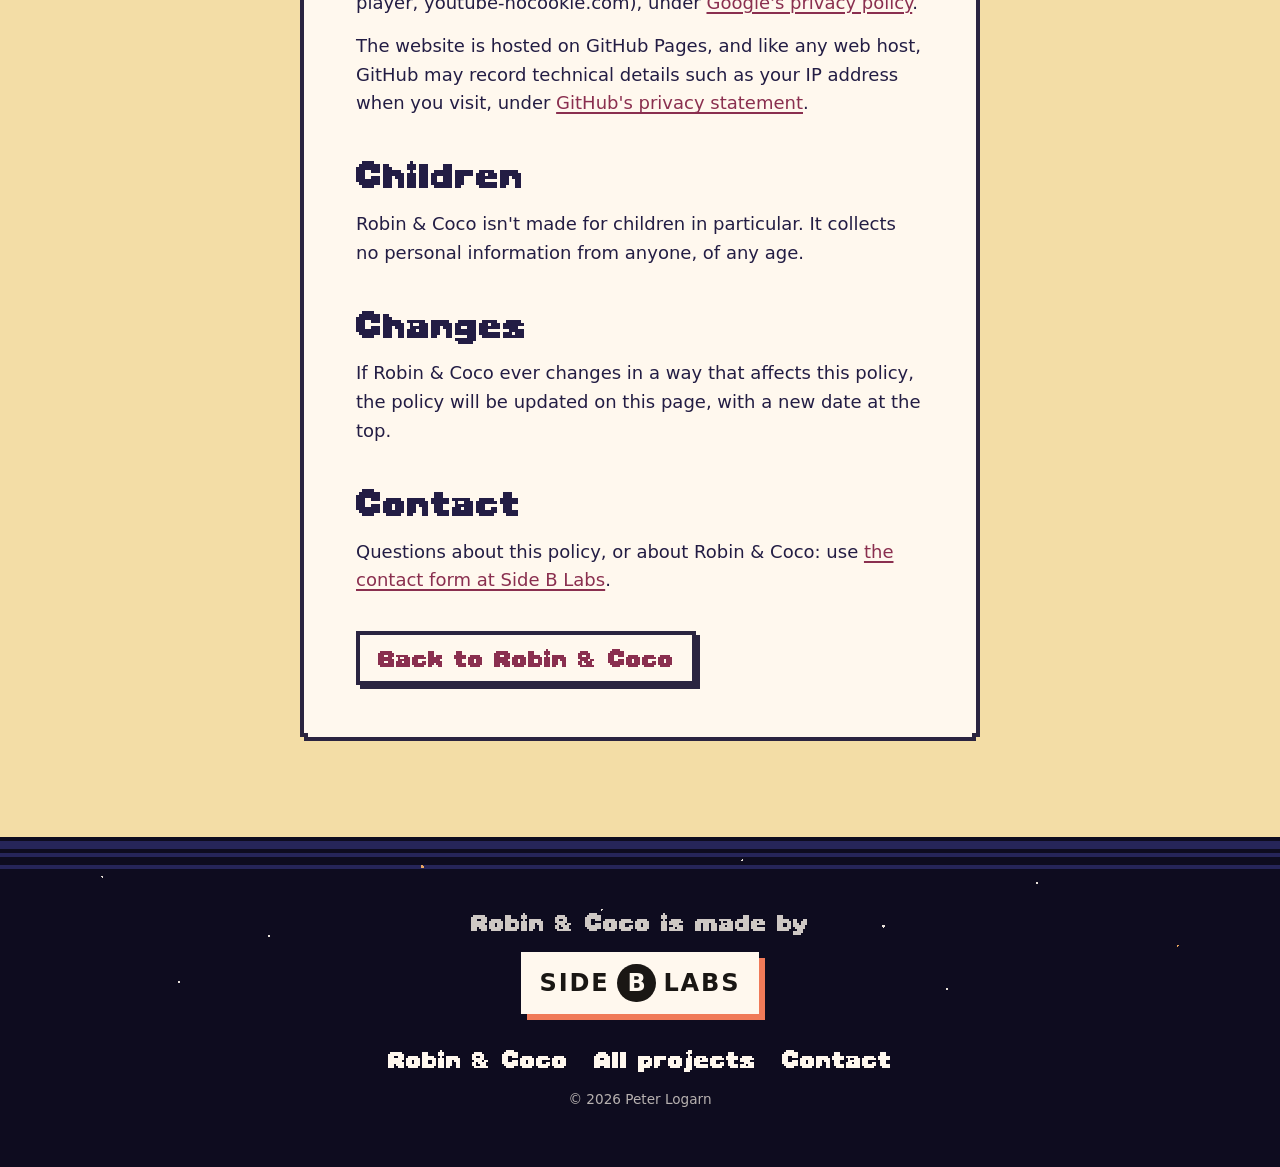
<file: robin-coco/privacy/index.html>
<!doctype html>
<html lang="en">
<head>
  <meta charset="utf-8">
  <meta name="viewport" content="width=device-width, initial-scale=1">
  <title>Privacy policy · Robin &amp; Coco</title>
  <meta name="description" content="Robin &amp; Coco collects nothing: no accounts, no ads, no analytics, no tracking.">
  <meta name="theme-color" content="#231d44">
  <link rel="icon" type="image/png" href="../assets/icon-192.png">
  <link rel="canonical" href="https://sideblabs.com/robin-coco/privacy/">
  <link rel="stylesheet" href="../css/site.css">
</head>
<body class="policy-page">

<nav class="bar" aria-label="Robin &amp; Coco">
  <a class="home" href="../../"><span aria-hidden="true">&lt;</span> Side B Labs</a>
  <div class="bar-links">
    <a href="../">Robin &amp; Coco</a>
  </div>
</nav>

<main class="policy">
  <div class="wrap narrow">
    <article class="bubble">
      <h1>Privacy policy</h1>
      <p class="date">Robin &amp; Coco · Last updated: 21 November 2026</p>

      <p class="short"><strong>In short:</strong> Robin &amp; Coco collects nothing. No accounts, no ads, no analytics, no tracking. The one thing that ever leaves your phone is in the phone app, and only if you turn Robin's weather on: a place, rounded to about a kilometre, sent to Open-Meteo for the weather there.</p>

      <p>Robin &amp; Coco: Castaway Days is a watch face for Wear OS watches and an app for Android phones, made by Peter Logarn and published on Google Play. This policy covers both.</p>

      <h2>What the watch face collects</h2>
      <p>Nothing. The watch face does not collect, store on a server, share or sell any personal information or any other data about you. It has:</p>
      <ul>
        <li>no accounts or sign-in;</li>
        <li>no advertising;</li>
        <li>no analytics, tracking or crash reporting;</li>
        <li>no in-app purchases.</li>
      </ul>

      <h2>What it shows</h2>
      <p>To draw the face, your watch's own watch face system gives it values the watch already has: the time and date, your heart rate, your steps and step goal, the weather, how many notifications you haven't read, and the battery level; and, if you turn any on, the complications you choose for it. The face only shows these values on your watch's screen.</p>
      <p>The face has no code of its own: it is made only of pictures and a description of the face in Google's Watch Face Format, which your watch draws. So it can't read, keep or send anything anywhere, and it doesn't use the internet.</p>
      <p>The settings you choose for the face (such as your wake-up time and bedtime) are kept by your watch, with the face, and never leave it.</p>

      <h2>The phone app</h2>
      <p>Robin &amp; Coco's app for your phone is for watching Robin on her island, having it as your wallpaper and putting the face on your watch. It collects nothing about you. It keeps its own settings (such as whether Robin talks) on your phone. To find your watch, it asks your watch's own app on the phone, through Google Play services, which watches are paired; to put the face on the watch, it asks that app to open the Play Store there. Your watch's name stays on your phone.</p>
      <p>The app can also show the weather on Robin's island. It's off until you turn it on, and you choose where it's from: a town you type in, or your phone's approximate location (Android asks your permission first, and the app asks for it only while it's open, never in the background). Either way the place is rounded to about a kilometre before it's kept or sent. The app then sends that place, and nothing else about you, to Open-Meteo (open-meteo.com), a weather service, for its forecast: at most about twice an hour, and only while the app, or Robin's island as your wallpaper, is on your screen. A town you type is sent to Open-Meteo's place search, to find it. Like any web service, Open-Meteo sees your phone's IP address with each request; its terms say its logs, which may contain the place, are deleted after 90 days. The place and the forecast are kept only on your phone, and left out of its backups. Turn the weather off in the app's settings and nothing more is sent. The app uses the internet only for this: the link to its privacy policy opens in your browser.</p>
      <p>If Robin's island is your phone's wallpaper, the app also notes when your phone's screen turns on and off and when it's unlocked, to count your phone time today and your unlocks, for Robin's jokes about them. Android tells any app that while it runs, with no permission. Those counts are kept only on your phone, left out of its backups, and never sent anywhere. Turn her comments off in the app's settings and nothing more is counted, and what was is forgotten.</p>

      <h2>Other companies</h2>
      <p>Neither the watch face nor the phone app has any code for advertising, analytics or tracking.</p>
      <p>Your heart rate, steps and weather come from your watch and the apps and services on it, under their own privacy policies; the face only shows them. Google Play, where you get Robin &amp; Coco, has a privacy policy of its own: <a href="https://policies.google.com/privacy" rel="noopener">policies.google.com/privacy</a>.</p>
      <p>Open-Meteo, which the phone app asks for the weather if you turn it on, has terms of its own, with what it keeps: <a href="https://open-meteo.com/en/terms" rel="noopener">open-meteo.com/en/terms</a>.</p>

      <h2>This website</h2>
      <p>Robin &amp; Coco's website has no cookies, analytics, advertising or tracking of its own, and its fonts and pictures are its own. Nothing is loaded from any other site until you press play on a film; the film then plays from YouTube (its privacy-enhanced player, youtube-nocookie.com), under <a href="https://policies.google.com/privacy" rel="noopener">Google's privacy policy</a>.</p>
      <p>The website is hosted on GitHub Pages, and like any web host, GitHub may record technical details such as your IP address when you visit, under <a href="https://docs.github.com/en/site-policy/privacy-policies/github-general-privacy-statement" rel="noopener">GitHub's privacy statement</a>.</p>

      <h2>Children</h2>
      <p>Robin &amp; Coco isn't made for children in particular. It collects no personal information from anyone, of any age.</p>

      <h2>Changes</h2>
      <p>If Robin &amp; Coco ever changes in a way that affects this policy, the policy will be updated on this page, with a new date at the top.</p>

      <h2>Contact</h2>
      <p>Questions about this policy, or about Robin &amp; Coco: use <a href="../../#contact">the contact form at Side B Labs</a>.</p>

      <a class="btn back" href="../">Back to Robin &amp; Coco</a>
    </article>
  </div>
</main>

<footer class="foot">
  <div class="stars" aria-hidden="true"></div>
  <div class="wrap">
    <p class="made">Robin &amp; Coco is made by</p>
    <a class="hub" href="../../">Side <span class="b" aria-hidden="true">B</span><span class="sr">B</span> Labs</a>
    <nav aria-label="More">
      <a href="../">Robin &amp; Coco</a>
      <a href="../../">All projects</a>
      <a href="../../#contact">Contact</a>
    </nav>
    <p class="small">© 2026 Peter Logarn</p>
  </div>
</footer>

</body>
</html>
</file>
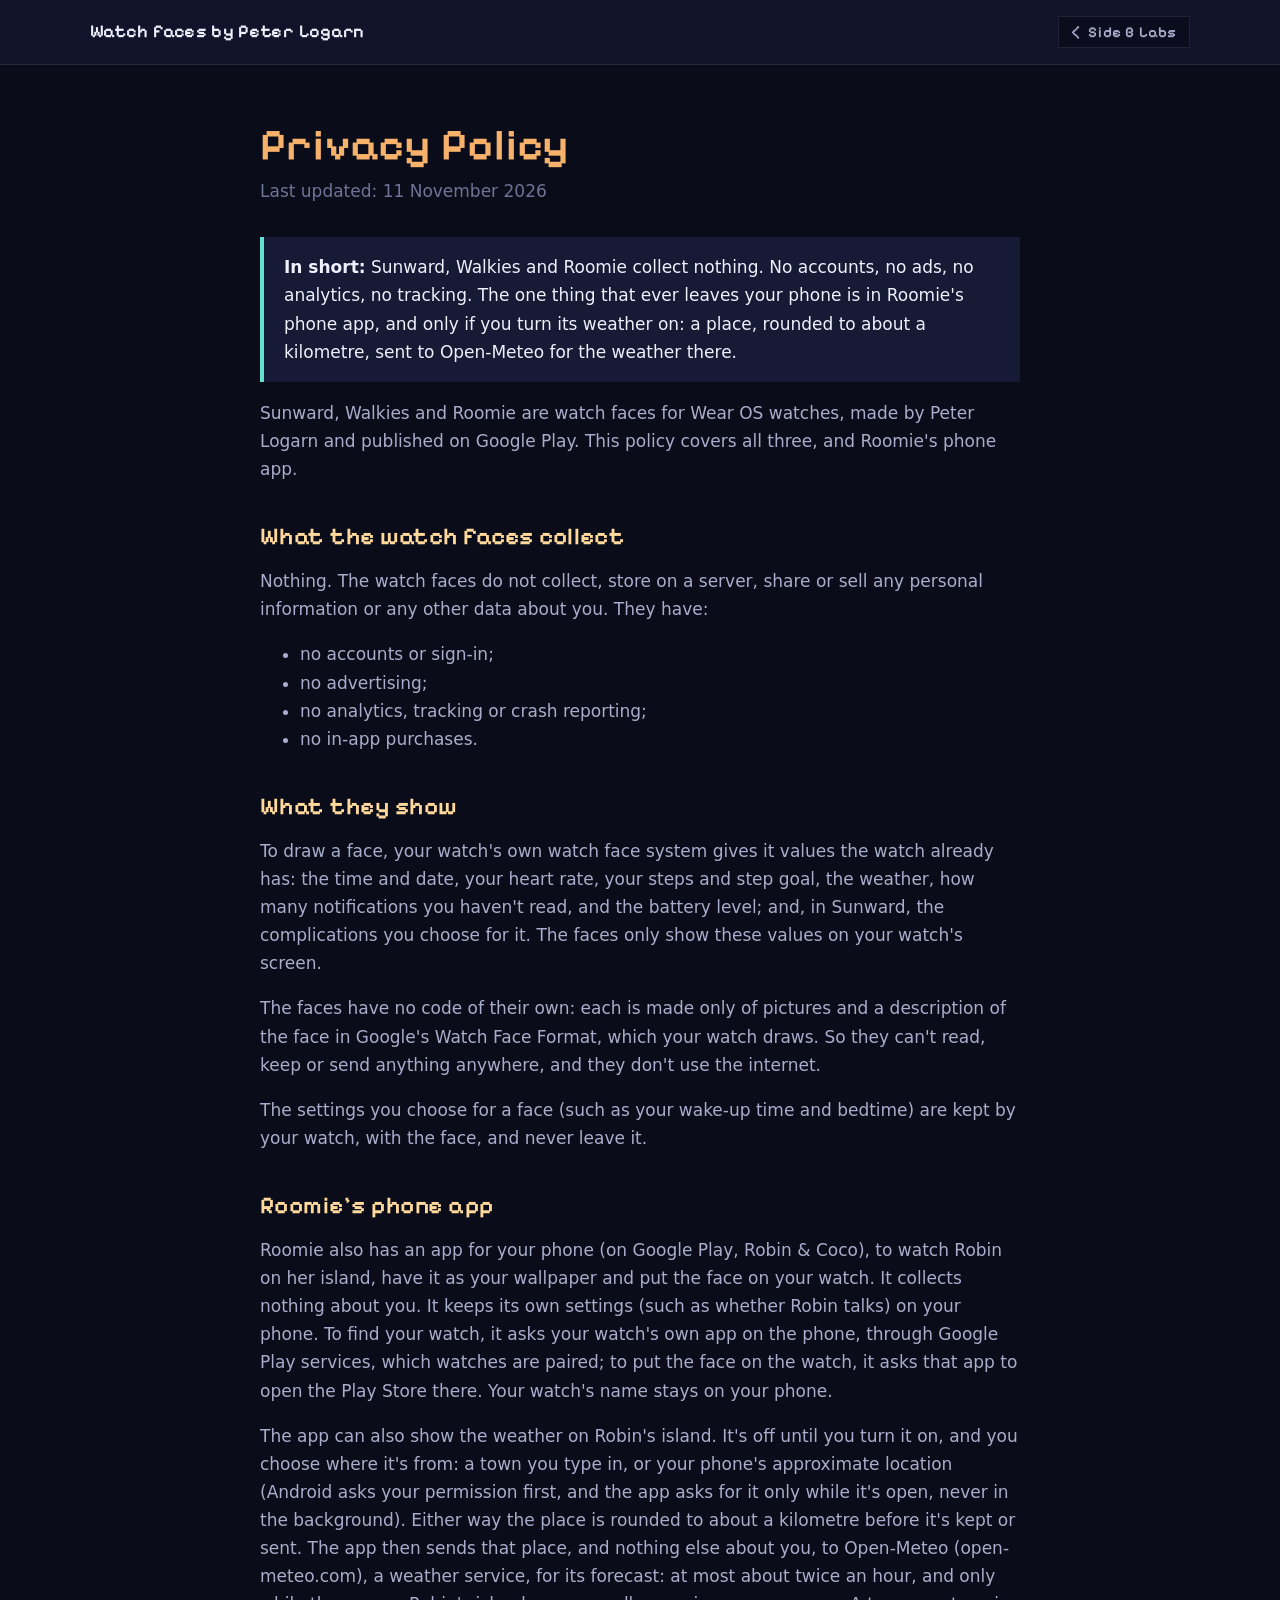
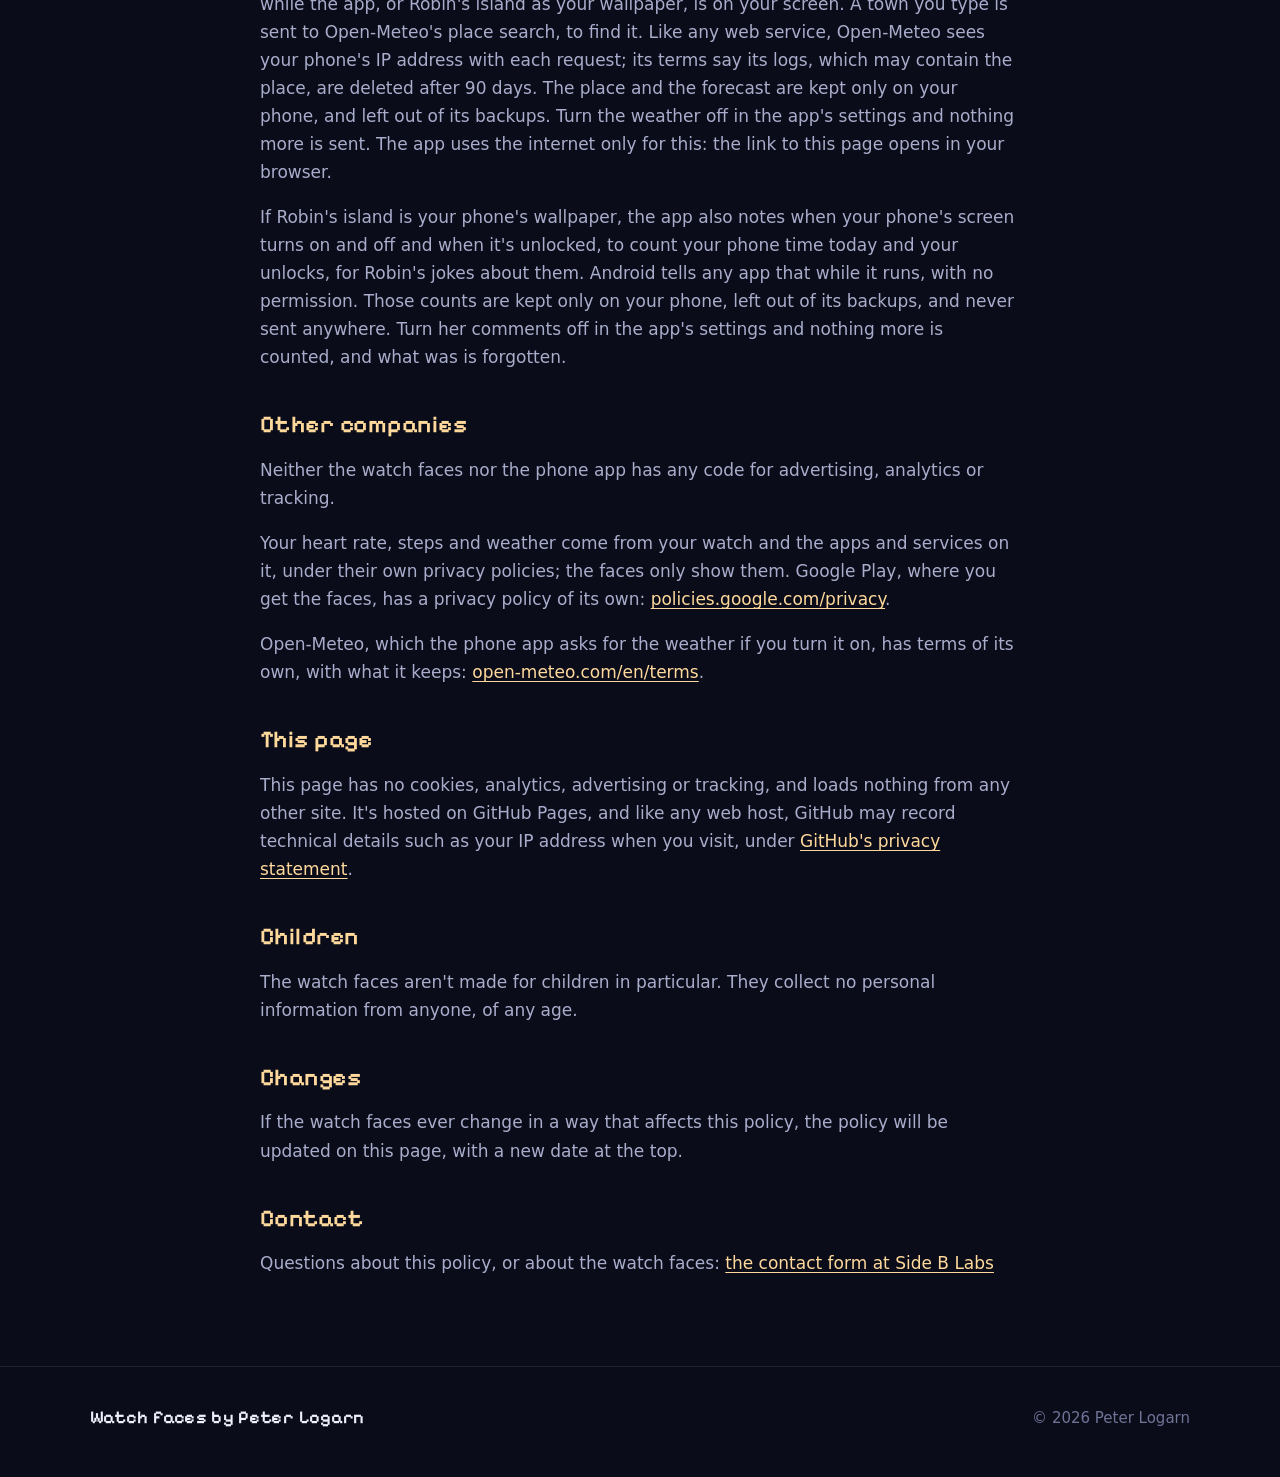
<file: last-herald/watchfaces/privacy/index.html>
<!doctype html>
<html lang="en">
<head>
  <meta charset="utf-8">
  <meta name="viewport" content="width=device-width, initial-scale=1">
  <title>Privacy Policy · Sunward, Walkies and Roomie</title>
  <meta name="description" content="The privacy policy of Sunward, Walkies and Roomie, watch faces for Wear OS, and Roomie's phone app: they collect nothing.">
  <meta name="theme-color" content="#0a0c19">
  <link rel="stylesheet" href="../../css/site.css">
</head>
<body>

<div class="top">
  <div class="wrap"><span class="brand">Watch faces by Peter Logarn</span><a class="hub" href="../../../"><span aria-hidden="true">&lt;</span> Side B Labs</a></div>
</div>

<main class="doc">
  <div class="wrap">
    <h1>Privacy Policy</h1>
    <p class="updated">Last updated: 11 November 2026</p>

    <p class="short"><strong>In short:</strong> Sunward, Walkies and Roomie collect nothing. No accounts, no ads, no analytics, no tracking. The one thing that ever leaves your phone is in Roomie's phone app, and only if you turn its weather on: a place, rounded to about a kilometre, sent to Open-Meteo for the weather there.</p>

    <p>Sunward, Walkies and Roomie are watch faces for Wear OS watches, made by Peter Logarn and published on Google Play. This policy covers all three, and Roomie's phone app.</p>

    <h2>What the watch faces collect</h2>
    <p>Nothing. The watch faces do not collect, store on a server, share or sell any personal information or any other data about you. They have:</p>
    <ul>
      <li>no accounts or sign-in;</li>
      <li>no advertising;</li>
      <li>no analytics, tracking or crash reporting;</li>
      <li>no in-app purchases.</li>
    </ul>

    <h2>What they show</h2>
    <p>To draw a face, your watch's own watch face system gives it values the watch already has: the time and date, your heart rate, your steps and step goal, the weather, how many notifications you haven't read, and the battery level; and, in Sunward, the complications you choose for it. The faces only show these values on your watch's screen.</p>
    <p>The faces have no code of their own: each is made only of pictures and a description of the face in Google's Watch Face Format, which your watch draws. So they can't read, keep or send anything anywhere, and they don't use the internet.</p>
    <p>The settings you choose for a face (such as your wake-up time and bedtime) are kept by your watch, with the face, and never leave it.</p>

    <h2>Roomie's phone app</h2>
    <p>Roomie also has an app for your phone (on Google Play, Robin &amp; Coco), to watch Robin on her island, have it as your wallpaper and put the face on your watch. It collects nothing about you. It keeps its own settings (such as whether Robin talks) on your phone. To find your watch, it asks your watch's own app on the phone, through Google Play services, which watches are paired; to put the face on the watch, it asks that app to open the Play Store there. Your watch's name stays on your phone.</p>
    <p>The app can also show the weather on Robin's island. It's off until you turn it on, and you choose where it's from: a town you type in, or your phone's approximate location (Android asks your permission first, and the app asks for it only while it's open, never in the background). Either way the place is rounded to about a kilometre before it's kept or sent. The app then sends that place, and nothing else about you, to Open-Meteo (open-meteo.com), a weather service, for its forecast: at most about twice an hour, and only while the app, or Robin's island as your wallpaper, is on your screen. A town you type is sent to Open-Meteo's place search, to find it. Like any web service, Open-Meteo sees your phone's IP address with each request; its terms say its logs, which may contain the place, are deleted after 90 days. The place and the forecast are kept only on your phone, and left out of its backups. Turn the weather off in the app's settings and nothing more is sent. The app uses the internet only for this: the link to this page opens in your browser.</p>
    <p>If Robin's island is your phone's wallpaper, the app also notes when your phone's screen turns on and off and when it's unlocked, to count your phone time today and your unlocks, for Robin's jokes about them. Android tells any app that while it runs, with no permission. Those counts are kept only on your phone, left out of its backups, and never sent anywhere. Turn her comments off in the app's settings and nothing more is counted, and what was is forgotten.</p>

    <h2>Other companies</h2>
    <p>Neither the watch faces nor the phone app has any code for advertising, analytics or tracking.</p>
    <p>Your heart rate, steps and weather come from your watch and the apps and services on it, under their own privacy policies; the faces only show them. Google Play, where you get the faces, has a privacy policy of its own: <a href="https://policies.google.com/privacy">policies.google.com/privacy</a>.</p>
    <p>Open-Meteo, which the phone app asks for the weather if you turn it on, has terms of its own, with what it keeps: <a href="https://open-meteo.com/en/terms">open-meteo.com/en/terms</a>.</p>

    <h2>This page</h2>
    <p>This page has no cookies, analytics, advertising or tracking, and loads nothing from any other site. It's hosted on GitHub Pages, and like any web host, GitHub may record technical details such as your IP address when you visit, under <a href="https://docs.github.com/en/site-policy/privacy-policies/github-general-privacy-statement">GitHub's privacy statement</a>.</p>

    <h2>Children</h2>
    <p>The watch faces aren't made for children in particular. They collect no personal information from anyone, of any age.</p>

    <h2>Changes</h2>
    <p>If the watch faces ever change in a way that affects this policy, the policy will be updated on this page, with a new date at the top.</p>

    <h2>Contact</h2>
    <p>Questions about this policy, or about the watch faces: <a href="../../../#contact">the contact form at Side B Labs</a></p>
  </div>
</main>

<footer>
  <div class="wrap">
    <span class="brand">Watch faces by Peter Logarn</span>
    <span>© 2026 Peter Logarn</span>
  </div>
</footer>

</body>
</html>
</file>
<file: css/site.css>
/* Side B Labs. Plain CSS, no build step. */

@font-face {
  font-family: 'Pixelify Sans';
  font-style: normal;
  font-weight: 400;
  font-display: swap;
  src: url(../fonts/pixelify-sans-latin-400-normal.woff2) format('woff2');
  unicode-range: U+0000-00FF, U+0131, U+0152-0153, U+02BB-02BC, U+02C6, U+02DA, U+02DC, U+0304, U+0308, U+0329, U+2000-206F, U+20AC, U+2122, U+2191, U+2193, U+2212, U+2215, U+FEFF, U+FFFD;
}
@font-face {
  font-family: 'Pixelify Sans';
  font-style: normal;
  font-weight: 400;
  font-display: swap;
  src: url(../fonts/pixelify-sans-latin-ext-400-normal.woff2) format('woff2');
  unicode-range: U+0100-02BA, U+02BD-02C5, U+02C7-02CC, U+02CE-02D7, U+02DD-02FF, U+0304, U+0308, U+0329, U+1D00-1DBF, U+1E00-1E9F, U+1EF2-1EFF, U+2020, U+20A0-20AB, U+20AD-20C0, U+2113, U+2C60-2C7F, U+A720-A7FF;
}
@font-face {
  font-family: 'Pixelify Sans';
  font-style: normal;
  font-weight: 600;
  font-display: swap;
  src: url(../fonts/pixelify-sans-latin-600-normal.woff2) format('woff2');
  unicode-range: U+0000-00FF, U+0131, U+0152-0153, U+02BB-02BC, U+02C6, U+02DA, U+02DC, U+0304, U+0308, U+0329, U+2000-206F, U+20AC, U+2122, U+2191, U+2193, U+2212, U+2215, U+FEFF, U+FFFD;
}
@font-face {
  font-family: 'Pixelify Sans';
  font-style: normal;
  font-weight: 600;
  font-display: swap;
  src: url(../fonts/pixelify-sans-latin-ext-600-normal.woff2) format('woff2');
  unicode-range: U+0100-02BA, U+02BD-02C5, U+02C7-02CC, U+02CE-02D7, U+02DD-02FF, U+0304, U+0308, U+0329, U+1D00-1DBF, U+1E00-1E9F, U+1EF2-1EFF, U+2020, U+20A0-20AB, U+20AD-20C0, U+2113, U+2C60-2C7F, U+A720-A7FF;
}

/* ---- The two tape types: Normal (paper) and Chrome (dark) ---- */

:root {
  color-scheme: light;
  --paper: #efe6d3;
  --paper-2: #e5dbc5;
  --ink: #1a1714;
  --ink-2: #51483e;
  --rule: rgba(26, 23, 20, .22);
  --shell: #211e1a;
  --shell-edge: #000;
  --shell-2: #2e2a25;

  /* the stripes: the same five on both tapes */
  --s1: #e8452c;
  --s2: #f08a1c;
  --s3: #f2c230;
  --s4: #2a9d8f;
  --s5: #2b4a8c;
  --label: #f6efdf;
  --label-ink: #1a1714;

  --display: 'Segoe UI', system-ui, -apple-system, 'Helvetica Neue', Roboto, Arial, sans-serif;
  --text: system-ui, -apple-system, 'Segoe UI', Roboto, 'Helvetica Neue', Arial, sans-serif;
  --pixel: 'Pixelify Sans', ui-monospace, 'Cascadia Mono', Consolas, monospace;

  --p: 0; /* how far down the page: 0 to 1, set by js/site.js */
}

@media (prefers-color-scheme: dark) {
  :root:not([data-theme='light']) {
    color-scheme: dark;
    --paper: #14120f;
    --paper-2: #1e1b17;
    --ink: #efe6d3;
    --ink-2: #b3a996;
    --rule: rgba(239, 230, 211, .22);
    --shell: #2b2722;
    --shell-edge: #4b443b;
    --shell-2: #38332d;
    --s5: #4a72c9;
  }
}
:root[data-theme='dark'] {
  color-scheme: dark;
  --paper: #14120f;
  --paper-2: #1e1b17;
  --ink: #efe6d3;
  --ink-2: #b3a996;
  --rule: rgba(239, 230, 211, .22);
  --shell: #2b2722;
  --shell-edge: #4b443b;
  --shell-2: #38332d;
  --s5: #4a72c9;
}

/* ---- Base ---- */

*, *::before, *::after { box-sizing: border-box; }
html { scroll-behavior: smooth; scroll-padding-top: 24px; -webkit-text-size-adjust: 100%; }
body {
  margin: 0;
  background: var(--paper);
  color: var(--ink);
  font: 17px/1.6 var(--text);
  -webkit-font-smoothing: antialiased;
  overflow-x: hidden;
}
img, svg { display: block; max-width: 100%; height: auto; }
a { color: inherit; text-decoration-thickness: 2px; text-underline-offset: 3px; }
a:hover { text-decoration-color: var(--s1); }
:focus-visible { outline: 3px solid var(--s4); outline-offset: 3px; border-radius: 2px; }
h1, h2, h3, p, ul, dl, dd { margin: 0; }
ul { padding: 0; list-style: none; }

.wrap { width: min(1180px, 100%); margin-inline: auto; padding-inline: clamp(18px, 4vw, 40px); }
.px { font-family: var(--pixel); letter-spacing: .02em; }
.sr { position: absolute; width: 1px; height: 1px; overflow: hidden; clip-path: inset(50%); white-space: nowrap; }
.skip { position: absolute; left: 12px; top: -60px; z-index: 30; padding: 8px 14px; background: var(--ink); color: var(--paper); }
.skip:focus { top: 12px; }

/* ---- Top ---- */

.top { display: flex; align-items: center; gap: 28px; padding-block: 22px; }
.wordmark {
  display: inline-flex; align-items: center; gap: .32em;
  font: 900 1.12rem/1 var(--display); letter-spacing: .08em; text-transform: uppercase; text-decoration: none;
}
.wordmark .b {
  display: inline-grid; place-items: center; width: 1.6em; height: 1.6em; border-radius: 50%;
  background: var(--ink); color: var(--paper); letter-spacing: 0;
}
.top nav { display: flex; gap: 24px; margin-left: auto; font-family: var(--pixel); font-size: 1.02rem; }
.top nav a, .foot nav a { text-decoration: none; }
.top nav a:hover, .foot nav a:hover { text-decoration: underline; text-decoration-color: var(--s1); }

/* the switch on a tape deck that says what kind of tape is in it */
.tape-type { display: inline-flex; padding: 3px; border: 2px solid var(--ink); border-radius: 6px; }
.tape-type button {
  appearance: none; border: 0; background: none; color: var(--ink); cursor: pointer;
  font: 600 .82rem/1 var(--pixel); letter-spacing: .06em; text-transform: uppercase; padding: 6px 9px; border-radius: 3px;
}
.tape-type button[aria-pressed='true'] { background: var(--ink); color: var(--paper); }

/* ---- Hero ---- */

.hero {
  display: grid; grid-template-columns: minmax(0, 1fr) minmax(0, 1.04fr); align-items: center;
  gap: clamp(28px, 5vw, 72px); padding-block: clamp(28px, 7vh, 84px) clamp(48px, 9vh, 104px);
}
.eyebrow { font: 600 1.05rem/1 var(--pixel); letter-spacing: .1em; text-transform: uppercase; color: var(--ink-2); }
.eyebrow::before { content: ''; display: inline-block; width: 10px; height: 10px; margin-right: 10px; background: var(--s1); }
h1 {
  margin-top: 18px;
  font: 900 clamp(3.4rem, 9.2vw, 8.2rem)/.88 var(--display); letter-spacing: -.045em; text-transform: uppercase; text-wrap: balance;
}
.lede { margin-top: 28px; max-width: 34em; font-size: clamp(1.06rem, 1.5vw, 1.24rem); line-height: 1.55; color: var(--ink-2); }
.hero-actions { display: flex; flex-wrap: wrap; align-items: center; gap: 22px; margin-top: 32px; }
.quiet { font-family: var(--pixel); }

.btn {
  display: inline-flex; align-items: center; gap: 10px; padding: 11px 18px;
  background: var(--ink); color: var(--paper); border: 2px solid var(--ink); border-radius: 6px;
  font: 600 1.02rem/1.1 var(--pixel); letter-spacing: .03em; text-decoration: none;
  box-shadow: 4px 4px 0 var(--accent, var(--s1)); transition: transform .12s, box-shadow .12s;
}
.btn svg { width: 14px; height: 14px; }
.btn:hover { transform: translate(-2px, -2px); box-shadow: 6px 6px 0 var(--accent, var(--s1)); }
.btn:active { transform: translate(2px, 2px); box-shadow: 2px 2px 0 var(--accent, var(--s1)); }

.hero-tape { position: relative; }
.cassette {
  width: 100%; transform: rotate(-4deg); filter: drop-shadow(14px 16px 0 rgba(0, 0, 0, .16));
  animation: tape-in .9s cubic-bezier(.2, .9, .25, 1.15) both;
}
@keyframes tape-in { from { opacity: 0; transform: rotate(7deg) translateY(36px); } }

.c-shell { fill: var(--shell); stroke: var(--shell-edge); stroke-width: 3; }
.c-foot { fill: var(--shell-2); stroke: var(--shell-edge); stroke-width: 2; }
.c-label { fill: var(--label); }
.c-ink { fill: var(--label-ink); }
.c-side { fill: var(--label); font: 900 38px var(--display); }
.c-title { fill: var(--label-ink); font: 900 34px var(--display); letter-spacing: .5px; }
.c-hand { fill: var(--label-ink); font: 400 19px var(--pixel); }
.c-small { fill: var(--label-ink); font: 600 13px var(--pixel); letter-spacing: 1px; }
.c-rule { stroke: var(--label-ink); stroke-width: 1.5; opacity: .35; }
.c-box { fill: none; stroke: var(--label-ink); stroke-width: 1.5; }
.c-window { fill: #0e0d0b; }
.c-window-rim { fill: none; stroke: var(--label-ink); stroke-width: 3; }
.c-pack { fill: #3b2a1e; stroke: #5a4433; stroke-width: 2; transform-box: fill-box; transform-origin: center; }
/* the tape runs from the left reel to the right one as the page is read */
.c-pack-l { transform: scale(calc(1 - var(--p) * .5)); }
.c-pack-r { transform: scale(calc(.5 + var(--p) * .5)); }
.c-hub { transform-box: fill-box; transform-origin: center; animation: spin 7s linear infinite; }
.c-hub circle:first-child { fill: var(--label); }
.c-hub path { stroke: #0e0d0b; stroke-width: 3; stroke-linecap: round; fill: none; }
.c-hole { fill: #0e0d0b; }
.c-screw circle { fill: var(--shell-2); stroke: var(--shell-edge); stroke-width: 1.5; }
.c-screw path { stroke: #0e0d0b; stroke-width: 2; }
@keyframes spin { to { transform: rotate(-360deg); } }

/* ---- The stripes ---- */

.stripes { display: grid; }
.stripes i { height: 9px; }
.stripes i:nth-child(1) { background: var(--s1); }
.stripes i:nth-child(2) { background: var(--s2); }
.stripes i:nth-child(3) { background: var(--s3); }
.stripes i:nth-child(4) { background: var(--s4); }
.stripes i:nth-child(5) { background: var(--s5); }

/* ---- Sections ---- */

.section-head {
  display: flex; flex-wrap: wrap; align-items: baseline; justify-content: space-between; gap: 8px 24px;
  padding-block: clamp(48px, 8vw, 96px) clamp(20px, 3vw, 36px);
}
h2 { font: 900 clamp(2.4rem, 6vw, 4.6rem)/.95 var(--display); letter-spacing: -.035em; text-transform: uppercase; }
.section-head p { color: var(--ink-2); font-size: 1.05rem; }

/* ---- A track ---- */

.a1 { --accent: var(--s1); --on-accent: #1a1714; }
.a2 { --accent: var(--s2); --on-accent: #1a1714; }
.a3 { --accent: var(--s3); --on-accent: #1a1714; }
.a4 { --accent: var(--s4); --on-accent: #1a1714; }
.a5 { --accent: var(--s5); --on-accent: #f6efdf; }

.track { padding-block: clamp(30px, 4.6vw, 60px); border-top: 2px solid var(--ink); scroll-margin-top: 12px; }
.track-head { display: flex; align-items: center; gap: 14px 18px; margin-bottom: clamp(18px, 2.6vw, 30px); }
.num {
  flex: none; padding: 7px 10px 6px; background: var(--accent); color: var(--on-accent);
  font: 600 1.25rem/1 var(--pixel); letter-spacing: .04em; border-radius: 4px;
}
h3 { font: 900 clamp(1.7rem, 4.2vw, 3.3rem)/1 var(--display); letter-spacing: -.03em; text-transform: uppercase; text-wrap: balance; }
.leader { flex: 1; min-width: 24px; height: 0; border-bottom: 3px dotted var(--rule); transform: translateY(.35em); }
.status {
  flex: none; display: inline-flex; align-items: center; gap: 8px; white-space: nowrap;
  font: 600 .92rem/1 var(--pixel); letter-spacing: .08em; text-transform: uppercase;
}
.status::before { content: ''; width: 10px; height: 10px; background: var(--ink-2); }
.status.live::before { background: var(--s4); }
.status.wip::before { background: var(--s2); }
.status.soon::before { background: var(--s5); }

.track-body { display: grid; grid-template-columns: minmax(0, 1.28fr) minmax(0, 1fr); gap: clamp(22px, 4vw, 56px); align-items: start; }
.track:nth-of-type(even) > .track-body > .art { order: 2; }
.track:nth-of-type(even) > .track-body { grid-template-columns: minmax(0, 1fr) minmax(0, 1.28fr); }

.art {
  position: relative; display: block; overflow: hidden; background: #0e0d0b;
  border: 2px solid var(--ink); border-radius: 6px; box-shadow: 9px 9px 0 var(--accent);
  transition: transform .16s, box-shadow .16s;
}
.art img { width: 100%; }
a.art:hover { transform: translate(-3px, -3px); box-shadow: 12px 12px 0 var(--accent); }

.notes > * + * { margin-top: 14px; }
.kind { font: 600 1.06rem/1.3 var(--pixel); letter-spacing: .04em; color: var(--ink-2); }
.kind::before { content: ''; display: inline-block; width: 18px; height: 4px; margin-right: 10px; vertical-align: middle; background: var(--accent); }
.notes p { max-width: 36em; }
.tags { display: flex; flex-wrap: wrap; gap: 8px; padding-top: 4px; }
.tags li { padding: 4px 9px; border: 1.5px solid var(--rule); border-radius: 4px; font: 400 .9rem/1.2 var(--pixel); color: var(--ink-2); }
.links { display: flex; flex-wrap: wrap; align-items: center; gap: 12px 22px; padding-top: 10px; font-family: var(--pixel); }

/* ---- The four smaller tracks ---- */

.b-grid {
  display: grid; grid-template-columns: repeat(2, minmax(0, 1fr)); gap: clamp(40px, 5vw, 64px) clamp(28px, 4.5vw, 60px);
  padding-block: clamp(34px, 5vw, 64px) clamp(56px, 8vw, 104px); border-top: 2px solid var(--ink);
}
.track.small { padding: 0; border: 0; }
.track.small .track-head { margin: 26px 0 14px; }
.track.small h3 { font-size: clamp(1.4rem, 2.5vw, 1.95rem); letter-spacing: -.02em; }
.track.small .num { font-size: 1.05rem; }
/* in a small track the title has a line to itself, under the number and the status */
.track.small .track-head { flex-wrap: wrap; }
.track.small h3 { order: 3; flex-basis: 100%; }
.stage { position: relative; aspect-ratio: 16 / 10; display: grid; place-items: center; }
.stage > svg { width: 100%; height: 100%; }

/* the Amiga's picture, with the border a monitor leaves round it */
.crt { background: #000; }
.crt img { position: absolute; inset: 0; width: 100%; height: 100%; object-fit: contain; }

/* Gremlin's screen */
.gremlin-stage { background: #101418; transition: background .3s; }
.gremlin-stage.alarm { background: #3a2400; }
.gremlin-screen { display: grid; justify-items: center; gap: 4px; width: 100%; color: #a5e05a; text-align: center; }
.g-head { color: #555d6e; font-size: clamp(.7rem, 1.4vw, .9rem); letter-spacing: .12em; text-transform: uppercase; }
.gremlin {
  --f: 5; /* which of the 15 moods in the strip */
  width: min(52%, 300px); aspect-ratio: 32 / 24; margin-block: 2px 6px;
  background: url(../assets/tracks/gremlin-moods.png) calc(var(--f) * 100% / 14) 0 / 1500% 100% no-repeat;
  image-rendering: pixelated;
}
.g-mood { font-weight: 600; font-size: clamp(1.2rem, 2.6vw, 1.7rem); line-height: 1; letter-spacing: .1em; text-transform: uppercase; }
.g-why { color: #8f97a6; font-size: clamp(.8rem, 1.5vw, .98rem); }

/* the character sheet */
.arc-n { font: 900 54px var(--display); fill: #f1ecff; }
.arc-chip rect { fill: rgba(124, 92, 255, .14); stroke: rgba(185, 147, 255, .45); stroke-width: 1.5; }
.arc-k { font: 600 12px var(--pixel); letter-spacing: 1.5px; fill: #9d92cf; }
.arc-v { font: 800 22px var(--display); fill: #f1ecff; }

/* Ensemble Reader's two phones */
.phones { position: relative; background: linear-gradient(135deg, #2a2560, #3a2f7a 60%, #4b3a6e); overflow: hidden; }
.phones img {
  position: absolute; top: 12%; width: 31%; border-radius: 14px; border: 4px solid #0e0d0b;
  box-shadow: 0 18px 40px rgba(0, 0, 0, .45);
}
.phones img:first-child { left: 17%; transform: rotate(-6deg); }
.phones img:last-child { left: 52%; top: 20%; transform: rotate(5deg); }

/* ---- Liner notes ---- */

.liner { padding-bottom: clamp(64px, 10vw, 128px); }
.liner-body { display: grid; grid-template-columns: minmax(0, 1.25fr) minmax(0, 1fr); gap: clamp(28px, 6vw, 88px); align-items: start; border-top: 2px solid var(--ink); padding-top: clamp(28px, 4vw, 48px); }
.liner-text > * + * { margin-top: 18px; }
.liner-text p { max-width: 36em; }
.liner-text .big { font: 800 clamp(1.35rem, 2.6vw, 2rem)/1.22 var(--display); letter-spacing: -.02em; max-width: 22em; text-wrap: balance; }
.credits { font-family: var(--pixel); }
.credits div { padding: 12px 0; border-bottom: 1.5px dotted var(--rule); }
.credits div:first-child { padding-top: 0; }
.credits dt { font-size: .86rem; letter-spacing: .1em; text-transform: uppercase; color: var(--ink-2); }
.credits dd { margin-top: 3px; font-size: 1.1rem; line-height: 1.35; }

/* ---- Write in: the contact form ---- */

.liner { padding-bottom: 0; }
.contact { padding-bottom: clamp(64px, 10vw, 128px); }
.contact-body { display: grid; grid-template-columns: minmax(0, 1fr) minmax(0, 1.25fr); gap: clamp(28px, 6vw, 88px); align-items: start; border-top: 2px solid var(--ink); padding-top: clamp(28px, 4vw, 48px); }
.contact-text > * + * { margin-top: 18px; }
.contact-text .big { font: 800 clamp(1.35rem, 2.6vw, 2rem)/1.22 var(--display); letter-spacing: -.02em; text-wrap: balance; }
.contact-form { display: grid; gap: 6px; }
.contact-form label { margin-top: 12px; font: 600 .86rem/1.2 var(--pixel); letter-spacing: .1em; text-transform: uppercase; color: var(--ink-2); }
.contact-form label:first-of-type { margin-top: 0; }
.contact-form input[type='text'], .contact-form input[type='email'], .contact-form textarea {
  width: 100%; padding: 11px 13px; background: var(--paper-2); color: var(--ink);
  border: 2px solid var(--ink); border-radius: 6px; font: inherit;
}
.contact-form textarea { resize: vertical; min-height: 140px; }
.contact-form :is(input, textarea):focus-visible { outline-offset: 0; box-shadow: 4px 4px 0 var(--s4); }
.form-foot { display: flex; flex-wrap: wrap; align-items: center; gap: 14px 22px; margin-top: 16px; }
.form-foot .btn { cursor: pointer; }
.form-foot .btn:disabled { opacity: .55; cursor: default; transform: none; }
.form-status { font-size: 1.02rem; }
.form-status.bad { color: var(--s1); }
.contact-form .small { margin-top: 10px; font-size: .88rem; color: var(--ink-2); }
@media (max-width: 900px) { .contact-body { grid-template-columns: 1fr; } }

/* ---- The video window ---- */

/* a link to a film gets a play button over its picture */
a.art[href*='youtube.com/watch']::after {
  content: ''; position: absolute; left: 50%; top: 50%; width: 64px; height: 64px; margin: -32px 0 0 -32px;
  border: 2px solid #efe6d3; border-radius: 50%;
  background: #1a1714 no-repeat 54% 50% / 24px 24px url("data:image/svg+xml,%3Csvg xmlns='http://www.w3.org/2000/svg' viewBox='0 0 16 16'%3E%3Cpath fill='%23efe6d3' d='M4 2h2v1h2v1h2v1h2v1h2v4h-2v1h-2v1H8v1H6v1H4z'/%3E%3C/svg%3E");
  box-shadow: 4px 4px 0 var(--accent);
}

.video {
  width: min(1120px, calc(100vw - 24px)); max-width: none; max-height: none; padding: 0; overflow: visible;
  background: #1a1714; color: #efe6d3; border: 2px solid #efe6d3; border-radius: 10px;
  box-shadow: 10px 10px 0 var(--video-accent, var(--s1));
}
.video::backdrop { background: rgba(12, 10, 8, .82); }
.video-bar { display: flex; align-items: center; gap: 12px; padding: 8px 8px 8px 16px; }
.video-title { flex: 1; min-width: 0; overflow: hidden; white-space: nowrap; text-overflow: ellipsis; font: 800 1rem/1.2 var(--display); letter-spacing: .02em; text-transform: uppercase; }
.video-bar a { flex: none; font-family: var(--pixel); font-size: .95rem; }
.video-bar button {
  appearance: none; flex: none; display: grid; place-items: center; width: 40px; height: 40px;
  border: 0; border-radius: 6px; background: none; color: inherit; cursor: pointer;
}
.video-bar button:hover { background: rgba(239, 230, 211, .14); }
.video-bar button svg { width: 16px; height: 16px; }
.video-frame { aspect-ratio: 16 / 9; max-height: calc(100vh - 110px); margin: 0 auto; background: #000; border-radius: 0 0 8px 8px; overflow: hidden; }
.video-frame iframe { display: block; width: 100%; height: 100%; border: 0; }
@media (max-width: 720px) { .video-bar a { display: none; } }

/* ---- Foot ---- */

.foot { background: var(--paper-2); border-top: 2px solid var(--ink); padding-block: 36px 110px; }
.foot .wrap { display: flex; flex-wrap: wrap; align-items: center; gap: 16px 28px; }
.foot nav { display: flex; flex-wrap: wrap; gap: 6px 22px; margin-left: auto; font-family: var(--pixel); }
.foot .small { flex-basis: 100%; font-size: .88rem; color: var(--ink-2); }

/* ---- The deck: the bar that says which track is playing ---- */

.deck {
  position: fixed; left: 50%; bottom: max(14px, env(safe-area-inset-bottom)); z-index: 20;
  display: flex; align-items: center; gap: 4px; padding: 5px; max-width: calc(100vw - 20px);
  background: #1a1714; color: #efe6d3; border: 2px solid #efe6d3; border-radius: 10px;
  box-shadow: 5px 5px 0 rgba(0, 0, 0, .28);
  transform: translate(-50%, 0); transition: transform .3s cubic-bezier(.2, .9, .3, 1.1), opacity .2s;
}
.deck[hidden] { display: flex; transform: translate(-50%, 160%); opacity: 0; visibility: hidden; transition: transform .25s, opacity .2s, visibility 0s .25s; }
.deck button {
  appearance: none; flex: none; display: grid; place-items: center; width: 40px; height: 40px;
  border: 0; border-radius: 6px; background: none; color: inherit; cursor: pointer;
}
.deck button svg { width: 18px; height: 18px; }
.deck button:hover { background: rgba(239, 230, 211, .14); }
.deck button:disabled { opacity: .3; cursor: default; background: none; }
.deck-now { display: flex; align-items: center; gap: 10px; min-width: 0; padding: 0 8px; text-decoration: none; }
.deck-reels { flex: none; display: flex; gap: 5px; }
.deck-reels i {
  width: 16px; height: 16px; border-radius: 50%; border: 2px solid currentColor;
  background: linear-gradient(currentColor, currentColor) center / 2px 100% no-repeat, linear-gradient(currentColor, currentColor) center / 100% 2px no-repeat;
  transform: rotate(calc(var(--p) * -5400deg));
}
.deck-n { flex: none; padding: 4px 7px 3px; border-radius: 3px; background: var(--deck-accent, var(--s1)); color: var(--deck-on, #1a1714); font-weight: 600; line-height: 1; }
.deck-title { overflow: hidden; white-space: nowrap; text-overflow: ellipsis; font: 800 .98rem/1.2 var(--display); letter-spacing: .02em; text-transform: uppercase; width: clamp(120px, 26vw, 300px); }
.deck-count { flex: none; padding: 5px 8px 4px; border-radius: 4px; background: #000; color: var(--s3); font-size: 1.05rem; line-height: 1; letter-spacing: .14em; }

/* ---- Things that arrive as you scroll (only when the script is running) ---- */

.js .track .art, .js .track .notes { opacity: 0; transform: translateY(22px); transition: opacity .6s, transform .6s cubic-bezier(.2, .8, .3, 1), box-shadow .16s; }
.js .track.in .art, .js .track.in .notes { opacity: 1; transform: none; }
.js .track.in .notes { transition-delay: .08s; }
.js .track.in a.art:hover { transform: translate(-3px, -3px); transition-duration: .16s; }

/* ---- Small screens ---- */

@media (max-width: 900px) {
  .hero { grid-template-columns: 1fr; }
  .hero-tape { max-width: 560px; }
  .track-body, .track:nth-of-type(even) > .track-body { grid-template-columns: 1fr; }
  .track:nth-of-type(even) > .track-body > .art { order: 0; }
  .liner-body { grid-template-columns: 1fr; }
}
@media (max-width: 720px) {
  body { font-size: 16px; }
  .top { flex-wrap: wrap; gap: 14px 20px; }
  .top nav { order: 3; flex-basis: 100%; margin: 0; flex-wrap: wrap; gap: 6px 18px; }
  .tape-type { margin-left: auto; }
  .track-head { flex-wrap: wrap; }
  .track-head h3 { flex: 1 1 60%; }
  .leader { display: none; }
  .status { flex-basis: 100%; }
  .track.small .status { flex-basis: auto; margin-left: auto; }
  .b-grid { grid-template-columns: 1fr; }
  .art { box-shadow: 6px 6px 0 var(--accent); }
  .cassette { filter: drop-shadow(8px 10px 0 rgba(0, 0, 0, .16)); }
  .deck-count { display: none; }
  .deck-title { width: auto; flex: 1; }
  .deck { left: 10px; right: 10px; transform: none; }
  .deck[hidden] { transform: translateY(160%); }
  .deck-now { flex: 1; }
}

@media (prefers-reduced-motion: reduce) {
  html { scroll-behavior: auto; }
  .cassette, .c-hub { animation: none; }
  .deck-reels i { transform: none; }
  .js .track .art, .js .track .notes { opacity: 1; transform: none; transition: none; }
  .btn, .art, .deck { transition: none; }
}

@media print {
  .deck, .tape-type, .skip { display: none; }
  .js .track .art, .js .track .notes { opacity: 1; transform: none; }
}
</file>
<file: armada-zero/css/site.css>
/* Armada Zero: Firestorm. The colours and the type are the game's own. */

@font-face {
  font-family: 'Armada Pixel';
  src: url('../fonts/armada-pixel.ttf') format('truetype');
  font-display: swap;
}

:root {
  --bg: #0b0f18;
  --panel: #131b28;
  --panel-2: #1a2434;
  --edge: #2b3442;
  --edge-hi: #3a4556;
  --ink: #c8d4e6;
  --dim: #8492a8;
  --accent: #3ee6ff;
  --core: #8fe9ff;
  --amber: #ffb13b;
  --gold: #ffcf5a;
  --good: #8cff5a;
  --bad: #ff4d6a;
  --outline: #05080e;
  --pixel: 'Armada Pixel', ui-monospace, 'Cascadia Mono', Consolas, monospace;
  --text: system-ui, -apple-system, 'Segoe UI', Roboto, 'Helvetica Neue', Arial, sans-serif;
}

* { box-sizing: border-box; }
html { scroll-behavior: smooth; }
body {
  margin: 0; background: var(--bg); color: var(--ink);
  font: 17px/1.65 var(--text); -webkit-text-size-adjust: 100%;
}
img { max-width: 100%; height: auto; }
a { color: var(--accent); }
a:hover { color: #fff; }
:focus-visible { outline: 2px solid var(--gold); outline-offset: 3px; }
.pixel { image-rendering: pixelated; }
.wrap { width: min(1120px, 100% - 32px); margin-inline: auto; }
.sr { position: absolute; width: 1px; height: 1px; overflow: hidden; clip-path: inset(50%); white-space: nowrap; }

/* The game's type: 5x7 pixels in a cell of 8, so every size is a multiple of 8px. */
.px, h1, h2, h3, .btn, .bar a, .chip { font-family: var(--pixel); font-weight: 400; letter-spacing: 0; -webkit-font-smoothing: none; }
.px { font-size: 16px; line-height: 24px; }

/* ---- The bar at the top ---- */
.bar {
  position: relative; z-index: 2; display: flex; align-items: center; justify-content: space-between; gap: 16px;
  padding: 14px 16px; background: rgba(11, 15, 24, 0.86); border-bottom: 2px solid var(--edge);
}
.bar a { font-size: 16px; line-height: 24px; text-decoration: none; color: var(--ink); white-space: nowrap; }
.bar a:hover { color: var(--accent); }
.bar a + a { overflow: hidden; text-overflow: ellipsis; color: var(--dim); }
.chip { white-space: nowrap; display: inline-flex; align-items: center; gap: 8px; font-size: 16px; line-height: 24px; color: var(--amber); }
.chip::before { content: ''; width: 8px; height: 8px; background: currentColor; animation: blink 1.6s steps(1) infinite; }
@keyframes blink { 50% { opacity: 0.25; } }

/* ---- The hero: the hangar ---- */
.hero {
  position: relative; overflow: hidden; padding: 56px 0 72px;
  background: var(--bg) url('../assets/space.png') 0 0 / 1280px 720px repeat;
  image-rendering: pixelated; animation: drift 140s linear infinite;
}
@keyframes drift { to { background-position: -1280px 0; } }
.hero::after { content: ''; position: absolute; inset: auto 0 0; height: 120px; background: linear-gradient(to bottom, transparent, var(--bg)); pointer-events: none; }
.hero > * { position: relative; z-index: 1; image-rendering: auto; }

.logo { margin: 0 auto; width: min(794px, 100%); text-align: center; line-height: 0; }
.logo .title, .logo .sub { position: relative; display: block; margin: 0 auto; }
.logo img { display: block; width: 100%; height: auto; }
.logo .sub { width: 47.6%; margin-top: 2.2%; }
/* The glint that sweeps across the letters, as in the game. */
.logo .title::after, .logo .sub::after {
  content: ''; position: absolute; inset: 0;
  background: linear-gradient(110deg, transparent 46%, rgba(255, 255, 255, 0.75) 50%, transparent 54%) 130% 0 / 300% 100% no-repeat;
  -webkit-mask: var(--mask) center / 100% 100% no-repeat; mask: var(--mask) center / 100% 100% no-repeat;
  animation: glint 4s linear infinite;
}
.logo .title::after { --mask: url('../assets/logo-title-mask.svg'); }
.logo .sub::after { --mask: url('../assets/logo-sub-mask.svg'); animation-delay: 0.5s; }
@keyframes glint { 0% { background-position: 130% 0; } 45%, 100% { background-position: -30% 0; } }
.tagline { margin: 22px 0 0; text-align: center; color: var(--dim); font-size: 16px; line-height: 24px; }
.tagline::after { content: ''; display: block; width: min(480px, 70%); height: 2px; margin: 12px auto 0; background: var(--edge-hi); }

.hangar { display: grid; grid-template-columns: minmax(0, 1.05fr) minmax(0, 1fr); gap: 32px; align-items: start; margin-top: 44px; }

/* A panel, as the game draws them: a bright top edge and two amber corners. */
.panel {
  position: relative; background: var(--panel); border: 2px solid var(--edge); border-top-color: var(--accent);
  box-shadow: 0 0 0 2px var(--outline), 0 18px 40px rgba(0, 0, 0, 0.45);
}
.panel::before, .panel::after { content: ''; position: absolute; bottom: 4px; width: 8px; height: 8px; border-bottom: 2px solid var(--amber); pointer-events: none; }
.panel::before { left: 4px; border-left: 2px solid var(--amber); }
.panel::after { right: 4px; border-right: 2px solid var(--amber); }

.pilot-panel { display: grid; grid-template-columns: auto 1fr; gap: 0 20px; padding: 14px 16px 12px; }
.portrait {
  --size: 256px; width: var(--size); height: var(--size); background-repeat: no-repeat; background-size: calc(var(--size) * 4) var(--size);
  image-rendering: pixelated; border: 2px solid var(--tone, var(--edge-hi)); background-color: #0d131e;
  animation: idle 5.2s step-end infinite;
}
@keyframes idle {
  0% { background-position-x: 0; }
  52% { background-position-x: calc(var(--size) * -1); }
  70% { background-position-x: calc(var(--size) * -2); }
  74% { background-position-x: calc(var(--size) * -3); }
  100% { background-position-x: 0; }
}
.pilot-panel .ship { display: flex; flex-direction: column; min-width: 0; }
.pilot-panel .ship .px { color: var(--accent); font-size: 24px; line-height: 32px; }
.pilot-panel .ship img { width: 128px; height: 96px; margin: auto; animation: bob 2.4s steps(1) infinite; }
@keyframes bob { 50% { transform: translateY(4px); } }
.pilot-panel .ship .level { color: var(--ink); font-size: 16px; line-height: 24px; }
.pilot-panel .who { grid-column: 1 / -1; margin: 10px 0 0; color: var(--core); font-size: 24px; line-height: 32px; }

.brief p { margin: 0 0 16px; }
.brief .lede { font-size: 20px; line-height: 1.55; color: #e6eefb; }
.wallet { list-style: none; margin: 4px 0 20px; padding: 0; font-family: var(--pixel); font-size: 16px; line-height: 28px; }
.wallet li { display: flex; align-items: center; gap: 10px; }
.wallet li::before { content: ''; flex: none; width: 10px; height: 10px; background: currentColor; transform: rotate(45deg); }
.wallet .cores { color: var(--core); }
.wallet .relics { color: var(--amber); }
.wallet .relics::before { transform: none; border-radius: 50%; }

.menu { display: grid; gap: 8px; }
.btn {
  display: block; padding: 8px 14px; text-align: center; text-decoration: none; font-size: 24px; line-height: 32px;
  color: var(--ink); background: var(--panel-2); border: 2px solid var(--edge-hi); border-radius: 6px;
  box-shadow: 0 0 0 2px var(--outline);
}
.btn:hover, .btn:focus-visible, .btn.first { color: var(--accent); border-color: var(--accent); }
.btn:hover { background: #17283a; color: #fff; }

/* ---- Sections ---- */
section { padding: 64px 0; }
.stripe { background: linear-gradient(to bottom, #0e1420, var(--bg)); border-top: 2px solid var(--edge); }
.eyebrow { margin: 0 0 6px; color: var(--amber); font-size: 16px; line-height: 24px; }
h2 { margin: 0 0 14px; font-size: 32px; line-height: 40px; color: #eaf6ff; text-shadow: 3px 3px 0 var(--outline); }
h3 { margin: 0 0 8px; font-size: 16px; line-height: 24px; color: var(--accent); }
.intro { max-width: 62ch; margin: 0 0 28px; color: var(--ink); }

/* How it plays: the cards of a draft. */
.cards { display: grid; grid-template-columns: repeat(3, 1fr); gap: 20px; }
.card { padding: 18px 18px 20px; }
.card p { margin: 0; color: var(--ink); font-size: 16px; }
.card .n { float: right; color: var(--dim); font-size: 16px; line-height: 24px; }

/* The wing */
.wing { display: grid; grid-template-columns: repeat(3, 1fr); gap: 20px; }
.pilot { padding: 16px; border-top-color: var(--tone); text-align: left; }
.pilot .portrait { --size: 256px; margin: 0 auto 12px; }
.pilot h3 { color: var(--tone); font-size: 24px; line-height: 32px; margin: 0; }
.pilot .role { margin: 0 0 6px; color: var(--dim); font-size: 16px; line-height: 24px; }
.pilot p { margin: 0; font-size: 16px; }
.pilot.vega { --tone: #9fdcff; }
.pilot.brick { --tone: #d6b37a; }
.pilot.wren { --tone: #6fe08a; }
.pilot.brick .portrait { animation-delay: -1.7s; }
.pilot.wren .portrait { animation-delay: -3.1s; }
.after { margin: 22px 0 0; color: var(--dim); }

/* Screenshots */
.shots { display: grid; grid-template-columns: repeat(6, 1fr); gap: 20px; align-items: start; }
.shots figure { margin: 0; grid-column: span 3; }
.shots .wide { grid-column: 1 / span 4; grid-row: span 2; }
.shots .side { grid-column: span 2; }
.shots a { display: block; line-height: 0; border: 2px solid var(--edge); box-shadow: 0 0 0 2px var(--outline); }
.shots a:hover, .shots a:focus-visible { border-color: var(--accent); }
.shots img { display: block; width: 100%; }
.shots figcaption { margin-top: 8px; color: var(--dim); font-family: var(--pixel); font-size: 16px; line-height: 24px; }

/* Where it stands */
.status { display: grid; grid-template-columns: repeat(3, 1fr); gap: 20px; }
.status .panel { padding: 18px 18px 20px; border-top-color: var(--tone); }
.status h3 { color: var(--tone); }
.status ul { list-style: none; margin: 0; padding: 0; font-size: 16px; }
.status li { position: relative; padding-left: 20px; margin-top: 8px; }
.status li::before { content: ''; position: absolute; left: 0; top: 9px; width: 8px; height: 8px; background: var(--tone); }
.status .done { --tone: var(--good); }
.status .now { --tone: var(--accent); }
.status .later { --tone: var(--amber); }
.status .later li::before { background: none; border: 2px solid var(--tone); }
.closing { max-width: 62ch; margin: 28px 0 0; }

/* ---- The foot ---- */
footer { padding: 32px 0 44px; border-top: 2px solid var(--edge); color: var(--dim); }
footer .wrap { display: flex; flex-wrap: wrap; align-items: center; justify-content: space-between; gap: 12px 24px; }
footer nav { display: flex; flex-wrap: wrap; gap: 8px 22px; }
footer a { font-family: var(--pixel); font-size: 16px; line-height: 24px; text-decoration: none; color: var(--ink); }
footer a:hover { color: var(--accent); }
footer span { font-size: 15px; }

/* ---- The privacy policy ---- */
.policy { padding: 48px 0 72px; background: var(--bg) url('../assets/space.png') 0 0 / 1280px 720px repeat; image-rendering: pixelated; }
.policy .doc { image-rendering: auto; width: min(760px, 100% - 32px); margin-inline: auto; padding: 28px clamp(18px, 4vw, 40px) 36px; }
.doc h1 { margin: 0 0 4px; font-size: 32px; line-height: 40px; color: #eaf6ff; text-shadow: 3px 3px 0 var(--outline); }
.doc .date { margin: 0 0 22px; color: var(--dim); font-family: var(--pixel); font-size: 16px; line-height: 24px; }
.doc h2 { margin: 32px 0 8px; font-size: 16px; line-height: 24px; color: var(--accent); text-shadow: none; }
.doc p, .doc li { font-size: 16.5px; }
.doc p { margin: 0 0 14px; }
.doc ul { margin: 0 0 14px; padding-left: 22px; }
.doc .short { padding: 14px 16px; background: #0d1420; border: 2px solid var(--edge); border-left-color: var(--good); }
.doc .draft { padding: 14px 16px; background: #1a160c; border: 2px solid #4a3a16; border-left-color: var(--amber); color: #f1dfb4; }
.doc .btn { display: inline-block; margin-top: 18px; font-size: 16px; line-height: 24px; }

/* ---- Narrower screens ---- */
@media (max-width: 900px) {
  .hangar { grid-template-columns: 1fr; }
  .cards, .status { grid-template-columns: 1fr 1fr; }
  .wing { grid-template-columns: 1fr; }
  .pilot { display: grid; grid-template-columns: auto 1fr; gap: 0 16px; align-items: center; }
  .pilot .portrait { --size: 128px; margin: 0; grid-row: 1 / span 3; }
}
@media (max-width: 620px) {
  body { font-size: 16px; }
  .hero { padding: 36px 0 56px; }
  section { padding: 48px 0; }
  h2, .doc h1 { font-size: 24px; line-height: 32px; text-shadow: 2px 2px 0 var(--outline); }
  .cards, .status, .shots { grid-template-columns: 1fr; }
  .shots figure, .shots .wide, .shots .side { grid-column: auto; grid-row: auto; }
  .pilot-panel { gap: 0 12px; padding: 12px; }
  .pilot-panel .portrait { --size: 128px; }
  .pilot-panel .ship img { width: 96px; height: 72px; }
  .pilot-panel .ship .px, .pilot-panel .who { font-size: 16px; line-height: 24px; }
  .brief .lede { font-size: 18px; }
  .bar .chip { display: none; }
}
@media (prefers-reduced-motion: reduce) {
  html { scroll-behavior: auto; }
  .hero, .portrait, .pilot-panel .ship img, .chip::before { animation: none; }
  .logo .title::after, .logo .sub::after { display: none; }
}
</file>
<file: last-herald/css/site.css>
/* The Last Herald: the website. One stylesheet for both pages. */

@font-face {
  font-family: 'Pixelify Sans';
  font-style: normal;
  font-weight: 400;
  font-display: swap;
  src: url(../fonts/pixelify-sans-latin-400-normal.woff2) format('woff2');
  unicode-range: U+0000-00FF, U+0131, U+0152-0153, U+02BB-02BC, U+02C6, U+02DA, U+02DC, U+0304, U+0308, U+0329, U+2000-206F, U+20AC, U+2122, U+2191, U+2193, U+2212, U+2215, U+FEFF, U+FFFD;
}
@font-face {
  font-family: 'Pixelify Sans';
  font-style: normal;
  font-weight: 400;
  font-display: swap;
  src: url(../fonts/pixelify-sans-latin-ext-400-normal.woff2) format('woff2');
  unicode-range: U+0100-02BA, U+02BD-02C5, U+02C7-02CC, U+02CE-02D7, U+02DD-02FF, U+0304, U+0308, U+0329, U+1D00-1DBF, U+1E00-1E9F, U+1EF2-1EFF, U+2020, U+20A0-20AB, U+20AD-20C0, U+2113, U+2C60-2C7F, U+A720-A7FF;
}
@font-face {
  font-family: 'Pixelify Sans';
  font-style: normal;
  font-weight: 600;
  font-display: swap;
  src: url(../fonts/pixelify-sans-latin-600-normal.woff2) format('woff2');
  unicode-range: U+0000-00FF, U+0131, U+0152-0153, U+02BB-02BC, U+02C6, U+02DA, U+02DC, U+0304, U+0308, U+0329, U+2000-206F, U+20AC, U+2122, U+2191, U+2193, U+2212, U+2215, U+FEFF, U+FFFD;
}
@font-face {
  font-family: 'Pixelify Sans';
  font-style: normal;
  font-weight: 600;
  font-display: swap;
  src: url(../fonts/pixelify-sans-latin-ext-600-normal.woff2) format('woff2');
  unicode-range: U+0100-02BA, U+02BD-02C5, U+02C7-02CC, U+02CE-02D7, U+02DD-02FF, U+0304, U+0308, U+0329, U+1D00-1DBF, U+1E00-1E9F, U+1EF2-1EFF, U+2020, U+20A0-20AB, U+20AD-20C0, U+2113, U+2C60-2C7F, U+A720-A7FF;
}

:root {
  /* The night over Granvik, the logo's sunset gold, the glass shore's teal, the hive's violet */
  --bg: #0a0c19;
  --bg-2: #10132a;
  --panel: #161a35;
  --panel-2: #1d2244;
  --line: rgba(255, 255, 255, 0.09);
  --ink: #eef0fb;
  --muted: #a9adcb;
  --dim: #6f7396;
  --gold: #f6b26b;
  --gold-2: #ffd99c;
  --ember: #e8743b;
  --teal: #62e0d0;
  --violet: #a487ff;
  --pixel: 'Pixelify Sans', 'Courier New', monospace;
  --text: system-ui, -apple-system, 'Segoe UI', Roboto, 'Helvetica Neue', Arial, sans-serif;
  color-scheme: dark;
}

* { box-sizing: border-box; }
html { scroll-behavior: smooth; }
body {
  margin: 0;
  background: var(--bg);
  color: var(--ink);
  font: 17px/1.65 var(--text);
  -webkit-font-smoothing: antialiased;
}
img { display: block; max-width: 100%; height: auto; }
a { color: var(--gold-2); text-underline-offset: 3px; }
a:hover { color: #fff; }
.pixel { image-rendering: pixelated; image-rendering: crisp-edges; }

.wrap { width: min(1100px, 100% - 32px); margin-inline: auto; }
h1, h2, h3, .eyebrow, .btn, .brand { font-family: var(--pixel); font-weight: 600; letter-spacing: 0.02em; }
h2 { font-size: clamp(28px, 4vw, 40px); line-height: 1.15; margin: 0 0 18px; color: var(--gold); }
h3 { font-size: 22px; margin: 0 0 6px; }
.eyebrow { display: block; color: var(--teal); font-size: 15px; letter-spacing: 0.14em; text-transform: uppercase; margin-bottom: 10px; }
section { padding: clamp(56px, 9vw, 104px) 0; }
section + section { border-top: 1px solid var(--line); }

/* ---- The top: the title picture, the pitch, the stores ---- */
.hero { position: relative; background: #04050b; }
.hero-art { position: relative; }
.hero-art img { width: min(100%, calc(80vh * 16 / 9)); height: auto; margin: 0 auto; } /* all of it, the logo and the kids, as big as the screen allows (the night of its edges either side) */
/* The picture alive, as on the game's title screen: js/title.js lays a canvas over the still picture, exactly on it, with the date under the name as text (56 of the picture's 180 pixels down, 7 of its 320 pixels tall, as in the game) */
.title-live {
  position: absolute; top: 0; left: 50%; width: min(100%, calc(80vh * 16 / 9)); aspect-ratio: 16 / 9; transform: translateX(-50%);
  container-type: inline-size; pointer-events: none; opacity: 0; transition: opacity 0.8s;
}
.title-live.on { opacity: 1; }
.title-live canvas { display: block; width: 100%; height: 100%; }
.title-live p {
  position: absolute; left: 0; right: 0; top: 31.11%; margin: 0; text-align: center;
  font: 400 2.1875cqw/1 var(--pixel); color: #b8b8c8; letter-spacing: 0.08em; text-shadow: 0.3125cqw 0.3125cqw 0 #05060c;
}
.hero-art::after { /* fading down into the page */
  content: ''; position: absolute; inset: auto 0 0 0; height: 10%;
  background: linear-gradient(to bottom, rgba(4, 5, 11, 0), var(--bg));
}
.hero-text { position: relative; padding: 22px 0 56px; text-align: center; }
.hero { background: linear-gradient(to bottom, #04050b 60%, var(--bg)); }
.hero-text h1 { position: absolute; width: 1px; height: 1px; overflow: hidden; clip: rect(0 0 0 0); } /* the logo says it */
.tagline { font-family: var(--pixel); font-weight: 400; font-size: clamp(20px, 2.8vw, 28px); line-height: 1.35; margin: 0 auto 26px; max-width: 30ch; color: var(--ink); }
/* the trailer, under the stores: a link that plays it in a window on the page */
.trailer { margin: 20px 0 0; }
.trailer a { display: inline-flex; align-items: center; gap: 8px; font: 600 19px/1.2 var(--pixel); letter-spacing: 0.03em; color: var(--gold-2); text-decoration: none; padding: 4px 2px; border-bottom: 2px solid var(--gold); }
.trailer a:hover { color: #fff; border-color: #fff; }
.trailer svg { width: 20px; height: 20px; color: var(--teal); }
.facts { color: var(--muted); font-size: 15px; margin: 18px 0 0; }
.facts span + span::before { content: '·'; margin: 0 10px; color: var(--dim); }

.stores { display: flex; flex-wrap: wrap; gap: 14px; justify-content: center; }
.btn {
  display: inline-flex; align-items: center; gap: 12px; min-width: 210px;
  padding: 12px 18px 12px 14px; text-decoration: none; text-align: left;
  color: var(--ink); background: var(--panel); border: 2px solid var(--panel-2);
  box-shadow: 4px 4px 0 #04050b; transition: transform 0.12s, box-shadow 0.12s, border-color 0.12s;
}
.btn svg { flex: none; width: 30px; height: 30px; }
.btn small { display: block; font-family: var(--text); font-weight: 500; font-size: 12px; letter-spacing: 0.06em; text-transform: uppercase; color: var(--muted); }
.btn b { display: block; font-size: 20px; font-weight: 600; line-height: 1.1; }
.btn.live { border-color: var(--gold); color: var(--ink); }
.btn.live small { color: var(--gold-2); }
.btn.live:hover { transform: translate(-2px, -2px); box-shadow: 6px 6px 0 #04050b; color: #fff; }
.btn.soon { cursor: default; opacity: 0.8; }

/* ---- The story ---- */
.story { display: grid; grid-template-columns: 1.15fr 0.85fr; gap: clamp(28px, 5vw, 64px); align-items: center; }
.story p { color: var(--muted); margin: 0 0 16px; }
.story p:first-of-type { color: var(--ink); font-size: 19px; }
.story figure { margin: 0; }
.framed { border: 2px solid var(--panel-2); box-shadow: 6px 6px 0 #04050b; background: #000; }
figcaption { color: var(--dim); font-size: 14px; margin-top: 10px; }

/* ---- Play it here: a picture and a button, then itch.io's player in its place (the game, and its bar under it) ---- */
.player {
  position: relative; margin-top: 30px; aspect-ratio: 1280 / 740; display: grid; place-items: center; overflow: hidden;
  background: #000; border: 2px solid var(--panel-2); box-shadow: 6px 6px 0 #04050b;
}
.player img { position: absolute; inset: 0; width: 100%; height: 100%; object-fit: cover; opacity: 0.5; }
.player button { position: relative; width: auto; min-width: 0; font-family: var(--pixel); cursor: pointer; } /* (its own size, on a phone too) */
.player button:hover { transform: translate(-2px, -2px); box-shadow: 6px 6px 0 #04050b; }
.player button svg { color: var(--teal); }
.player iframe { width: 100%; height: 100%; border: 0; display: block; }

/* ---- A picture that plays a film (the square, for the trailer; the Amiga's own picture, for its film): a play button over its middle ---- */
a.video { position: relative; display: block; }
a.video img { width: 100%; }
a.video .play {
  position: absolute; left: 50%; top: 50%; width: 76px; height: 76px; transform: translate(-50%, -50%);
  display: grid; place-items: center; color: var(--ink); background: rgba(10, 12, 25, 0.78); border: 2px solid var(--gold);
  box-shadow: 4px 4px 0 #04050b; transition: transform 0.12s, background 0.12s;
}
a.video .play svg { width: 40px; height: 40px; }
a.video:hover .play { transform: translate(calc(-50% - 2px), calc(-50% - 2px)); background: var(--panel); }

/* ---- On the Amiga: the story's layout, its buttons left, the Amiga's own picture (320 x 256, sharp) ---- */
.amiga .stores { justify-content: flex-start; margin-top: 26px; }
.play .note, .amiga .note { color: var(--muted); font-size: 15px; margin: 16px 0 0; max-width: 70ch; }
.amiga .note { margin-top: 22px; }

/* ---- The kids ---- */
.kids { display: grid; grid-template-columns: repeat(3, 1fr); gap: 20px; margin-top: 30px; }
.kid { background: linear-gradient(to bottom, var(--panel), var(--bg-2)); border: 1px solid var(--line); padding: 26px 22px 24px; text-align: center; }
.kid .stage {
  height: 286px; display: flex; align-items: flex-end; justify-content: center; margin-bottom: 18px;
  background: radial-gradient(ellipse 70px 10px at 50% calc(100% - 4px), rgba(0, 0, 0, 0.55), transparent 70%);
}
/* Each kid is a strip of 48 frames, side by side, at the game's own size: six seconds of them standing there as the game plays it (a frame is --wide by --tall of the game's pixels). Shown six times that size, so every pixel is as wide as the next */
.kid .sprite {
  --k: 6px;
  width: calc(var(--wide) * var(--k)); height: calc(var(--tall) * var(--k));
  background-repeat: no-repeat; background-size: calc(var(--wide) * var(--k) * 48) 100%;
  animation: kid 6s steps(48) infinite;
}
@keyframes kid { to { background-position-x: calc(var(--wide) * var(--k) * -48); } }
.kid h3 { color: var(--gold-2); }
.kid .age { font-family: var(--pixel); color: var(--teal); font-size: 15px; margin-bottom: 10px; }
.kid p { color: var(--muted); margin: 0; font-size: 16px; }

/* ---- Pictures ---- */
.gallery { display: grid; grid-template-columns: repeat(2, 1fr); gap: 16px; margin-top: 30px; }
.gallery button { padding: 0; border: 2px solid var(--panel-2); background: #000; cursor: zoom-in; box-shadow: 5px 5px 0 #04050b; transition: transform 0.12s, border-color 0.12s; }
.gallery button:hover, .gallery button:focus-visible { transform: translate(-2px, -2px); border-color: var(--gold); outline: none; }
.gallery img { width: 100%; height: auto; aspect-ratio: 16 / 9; }

dialog.lightbox { padding: 0; border: 0; background: transparent; max-width: min(1440px, 96vw); width: 100%; }
dialog.lightbox::backdrop { background: rgba(3, 4, 10, 0.92); }
.lightbox img { width: 100%; height: auto; border: 2px solid var(--panel-2); }
.lightbox .bar { display: flex; justify-content: space-between; align-items: center; gap: 12px; margin-top: 10px; font-family: var(--pixel); color: var(--muted); }
.lightbox button { font: 600 18px var(--pixel); color: var(--ink); background: var(--panel); border: 2px solid var(--panel-2); padding: 6px 14px; cursor: pointer; }
.lightbox button:hover { border-color: var(--gold); }

/* ---- The film, in a window on the page ---- */
dialog.filmbox { padding: 0; border: 0; background: transparent; width: min(1280px, 96vw, (100vh - 110px) * 16 / 9); max-width: none; }
dialog.filmbox::backdrop { background: rgba(3, 4, 10, 0.92); }
.filmbox .frame { aspect-ratio: 16 / 9; background: #000; border: 2px solid var(--panel-2); }
.filmbox iframe { display: block; width: 100%; height: 100%; border: 0; }
.filmbox .bar { display: flex; flex-wrap: wrap; justify-content: space-between; align-items: center; gap: 8px 12px; margin-top: 10px; font-family: var(--pixel); color: var(--muted); }
.filmbox .bar span:last-child { display: inline-flex; align-items: center; gap: 14px; }
.filmbox button { font: 600 18px var(--pixel); color: var(--ink); background: var(--panel); border: 2px solid var(--panel-2); padding: 6px 14px; cursor: pointer; }
.filmbox button:hover { border-color: var(--gold); }

/* ---- What's in it ---- */
.features { display: grid; grid-template-columns: repeat(3, 1fr); gap: 18px; margin-top: 30px; }
.feature { background: var(--panel); border: 1px solid var(--line); padding: 22px 22px 20px; }
.feature h3 { font-size: 19px; color: var(--ink); }
.feature h3::before { content: '▸ '; color: var(--gold); }
.feature p { color: var(--muted); margin: 0; font-size: 16px; }

/* ---- The end of the page ---- */
footer { border-top: 1px solid var(--line); padding: 36px 0 44px; color: var(--dim); font-size: 15px; }
footer .wrap { display: flex; flex-wrap: wrap; gap: 10px 26px; align-items: center; justify-content: space-between; }
footer nav { display: flex; flex-wrap: wrap; gap: 8px 22px; }
footer a { color: var(--muted); }
.brand { display: inline-flex; align-items: center; gap: 10px; color: var(--ink); text-decoration: none; font-size: 18px; }
.brand img { width: 28px; height: 28px; }

/* ---- The way back to Side B Labs, the studio's own site: on the title picture, and in the privacy pages' bar ---- */
.hub { display: inline-flex; align-items: center; gap: 8px; padding: 6px 12px; border: 1px solid var(--line); background: rgba(10, 12, 25, 0.72); color: var(--muted); font: 600 15px/1.2 var(--pixel); letter-spacing: 0.04em; text-decoration: none; white-space: nowrap; }
.hub:hover, .hub:focus-visible { color: var(--gold-2); border-color: var(--gold); }
.hero > .hub { position: absolute; z-index: 2; top: 14px; left: 16px; }

/* ---- The privacy page ---- */
.top { border-bottom: 1px solid var(--line); padding: 16px 0; background: var(--bg-2); }
.top .wrap { display: flex; flex-wrap: wrap; align-items: center; justify-content: space-between; gap: 10px 20px; }
.doc { padding: 56px 0 72px; }
.doc .wrap { max-width: 760px; }
.doc h1 { font-size: clamp(30px, 5vw, 44px); line-height: 1.1; color: var(--gold); margin: 0 0 8px; }
.doc .updated { color: var(--dim); margin: 0 0 32px; }
.doc h2 { font-size: 24px; color: var(--gold-2); margin: 40px 0 10px; }
.doc p, .doc li { color: var(--muted); }
.doc strong { color: var(--ink); font-weight: 600; }
.doc .short { background: var(--panel); border-left: 4px solid var(--teal); padding: 16px 20px; color: var(--ink); }

@media (max-width: 820px) {
  .hero > .hub { position: static; display: flex; padding: 9px 16px; border: 0; border-bottom: 1px solid var(--line); background: var(--bg-2); } /* a narrow picture has no free corner: a strip above it */
  .story { grid-template-columns: 1fr; }
  .kids, .features { grid-template-columns: 1fr; }
  .kid .stage { height: auto; padding-top: 6px; } /* one under the other: each only as tall as the kid is */
  .kid .sprite { --k: 5px; }
  .gallery { grid-template-columns: 1fr; }
}
@media (max-width: 520px) {
  body { font-size: 16px; }
  .btn { min-width: 0; width: 100%; }
  .hero-text { padding-top: 14px; }
}
@media (prefers-reduced-motion: reduce) {
  html { scroll-behavior: auto; }
  .btn, .gallery button { transition: none; }
  .kid .sprite { animation: none; background-position-x: calc(var(--wide) * var(--k) * -1 * var(--still)); } /* standing still, in the frame --still: the one that shows what they do */
}
</file>
<file: robin-coco/css/site.css>
/* Robin & Coco. Plain CSS, no build step.
   The colours are the app's: its sunset bands, its sand, and the cream and ink of Robin's speech bubbles.
   The page runs through a day on the island: blue sky, the sand, dusk in bands, and night at the foot. */

@font-face {
  font-family: 'Roomie Pixel'; /* the app's own font, the one Robin's speech bubbles are written in */
  src: url(../fonts/roomie_pixel.ttf) format('truetype');
  font-display: swap;
}

:root {
  --ink: #231d44;
  --line: #2a2440;
  --cream: #fff8ee;
  --night: #0e0c1f;
  --indigo: #262559;
  --purple: #5c3a7e;
  --pink: #b0517a;
  --orange: #f07a58;
  --amber: #ffb565;
  --sand: #f3dda6;
  --sand-2: #e2c383;

  --pixel: 'Roomie Pixel', 'Pixelify Sans', ui-monospace, Consolas, monospace;
  --text: system-ui, -apple-system, 'Segoe UI', Roboto, 'Helvetica Neue', Arial, sans-serif;

  --k: 3;                         /* screen pixels to one pixel of the art */
  --u: calc(var(--k) * 1px);
}
@media (max-width: 900px) { :root { --k: 2; } }

*, *::before, *::after { box-sizing: border-box; }
html { scroll-behavior: smooth; scroll-padding-top: 64px; -webkit-text-size-adjust: 100%; }
body { margin: 0; background: var(--night); color: var(--ink); font: 18px/1.6 var(--text); overflow-x: hidden; }
img, svg { display: block; max-width: 100%; height: auto; }
h1, h2, h3, p, ul, figure { margin: 0; }
ul { padding: 0; list-style: none; }
a { color: inherit; text-underline-offset: 3px; text-decoration-thickness: 2px; }
:focus-visible { outline: 4px solid var(--amber); outline-offset: 3px; }
.px, .sprite { image-rendering: pixelated; }
.sr { position: absolute; width: 1px; height: 1px; overflow: hidden; clip-path: inset(50%); white-space: nowrap; }
.wrap { width: min(1120px, 100%); margin-inline: auto; padding-inline: clamp(18px, 4vw, 40px); }
.wrap.narrow { width: min(760px, 100%); }
.center { text-align: center; justify-content: center; }

/* ---- The bar at the top: the way back to Side B Labs, always in sight ---- */

.bar {
  position: sticky; top: 0; z-index: 10; display: flex; align-items: center; gap: 12px 24px; flex-wrap: wrap;
  padding: 10px clamp(14px, 3vw, 28px); background: var(--ink); color: var(--cream);
  font: 24px/1 var(--pixel); border-bottom: 4px solid var(--line);
}
.bar a { text-decoration: none; padding: 4px 0; }
.bar a:hover { color: var(--amber); }
.home { display: inline-flex; align-items: center; gap: 10px; padding: 6px 12px 6px 10px !important; background: var(--amber); color: var(--ink); }
.home:hover { background: var(--cream); color: var(--ink) !important; }
.bar-links { display: flex; flex-wrap: wrap; gap: 6px 22px; margin-left: auto; }

/* ---- The island ---- */

.hero {
  --sky: linear-gradient(#286dba, #2f7fd8 30%, #4d97e4 55%, #74b2ee 75%, #c9e6f8);
  --sea: linear-gradient(#5297e0 0 10%, #2a6fb8 10% 40%, #2f86c6 40% 80%, #3a9ed2 80%);
  --foam: #e2f0fb;
  --dim: none;
  position: relative; overflow: hidden; background: var(--sky); color: var(--cream);
}
.hero[data-sky='dusk'] {
  --sky: linear-gradient(var(--indigo) 0 18%, var(--purple) 18% 40%, var(--pink) 40% 62%, var(--orange) 62% 84%, var(--amber) 84%);
  --sea: linear-gradient(#6662a2 0 10%, #6a4688 10% 40%, #a4527a 40% 70%, #d06a60 70%);
  --foam: #ffd2a8;
  --dim: saturate(.92) brightness(.93);
}
.hero[data-sky='night'] {
  --sky: linear-gradient(var(--night), #181430 45%, var(--indigo));
  --sea: linear-gradient(#3e3a7a 0 10%, #231d44 10% 50%, #262559 50%);
  --foam: #6662a2;
  --dim: saturate(.7) brightness(.55);
}
.stars { display: none; position: absolute; inset: 0; opacity: .9;
  background:
    radial-gradient(2px 2px at 8% 12%, #fff8ee 50%, transparent 51%), radial-gradient(2px 2px at 21% 30%, #fff8ee 50%, transparent 51%),
    radial-gradient(3px 3px at 33% 9%, #ffb565 50%, transparent 51%), radial-gradient(2px 2px at 47% 22%, #fff8ee 50%, transparent 51%),
    radial-gradient(2px 2px at 58% 7%, #fff8ee 50%, transparent 51%), radial-gradient(3px 3px at 69% 27%, #fff8ee 50%, transparent 51%),
    radial-gradient(2px 2px at 81% 14%, #fff8ee 50%, transparent 51%), radial-gradient(2px 2px at 92% 33%, #ffb565 50%, transparent 51%),
    radial-gradient(2px 2px at 14% 44%, #fff8ee 50%, transparent 51%), radial-gradient(2px 2px at 74% 46%, #fff8ee 50%, transparent 51%);
}
.hero[data-sky='night'] .stars, .foot .stars { display: block; }

.hero-text { position: relative; z-index: 2; padding: clamp(36px, 7vh, 72px) clamp(18px, 4vw, 40px) 0; text-align: center; }
h1 { font: 400 clamp(48px, 9vw, 96px)/1 var(--pixel); text-shadow: .083em .083em 0 var(--line); }
.sub { margin-top: 10px; font: 400 clamp(24px, 4.5vw, 48px)/1 var(--pixel); color: var(--amber); text-shadow: .083em .083em 0 var(--line); }
.lede { max-width: 26em; margin: 22px auto 0; font: 400 24px/1.35 var(--pixel); text-shadow: 2px 2px 0 var(--line); }
.actions { display: flex; flex-wrap: wrap; gap: 16px; justify-content: center; margin-top: 26px; }

.btn {
  display: inline-block; padding: 12px 18px 10px; background: var(--cream); color: var(--ink);
  border: 4px solid var(--line); box-shadow: 4px 4px 0 var(--line);
  font: 400 24px/1 var(--pixel); text-decoration: none; text-shadow: none; transition: transform .1s, box-shadow .1s;
}
.btn.primary { background: var(--amber); }
a.btn:hover { transform: translate(-2px, -2px); box-shadow: 6px 6px 0 var(--line); }
a.btn:active { transform: translate(2px, 2px); box-shadow: 2px 2px 0 var(--line); }
.btn.soon { background: transparent; color: var(--cream); border-style: dashed; border-color: var(--cream); box-shadow: none; }

/* The scene is laid out in pixels of the art (--u), from its middle, so it holds together at any width. */
.scene { position: relative; height: calc(180 * var(--u)); margin-top: calc(-28 * var(--u)); }
.sprite { position: absolute; background: no-repeat 0 0 / 100% 100%; }
.scene > .sprite, .robin { filter: var(--dim); }
.sea { position: absolute; inset: auto 0 calc(46 * var(--u)); height: calc(30 * var(--u)); background: var(--sea); }
.sand {
  position: absolute; inset: auto 0 0; height: calc(48 * var(--u)); filter: var(--dim);
  background: url(../assets/sprites/sand.png) 50% 0 / calc(660 * var(--u)) auto repeat-x; image-rendering: pixelated;
  border-top: calc(2 * var(--u)) solid var(--foam);
}
.wreck  { left: calc(50% - 168 * var(--u)); bottom: calc(30 * var(--u)); width: calc(63 * var(--u)); height: calc(32 * var(--u)); background-image: url(../assets/sprites/wreck.png); }
.hut    { left: calc(50% - 104 * var(--u)); bottom: calc(26 * var(--u)); width: calc(68 * var(--u)); height: calc(60 * var(--u)); background-image: url(../assets/sprites/hut.png); }
.palm   { left: calc(50% + 34 * var(--u));  bottom: calc(28 * var(--u)); width: calc(81 * var(--u)); height: calc(143 * var(--u)); background-image: url(../assets/sprites/palm.png); }
.coco   { left: calc(50% + 24 * var(--u));  bottom: calc(18 * var(--u)); width: calc(23 * var(--u)); height: calc(24 * var(--u)); background-image: url(../assets/sprites/coco.png); }
.bottle { left: calc(50% + 128 * var(--u)); bottom: calc(36 * var(--u)); width: calc(22 * var(--u)); height: calc(23 * var(--u)); background-image: url(../assets/sprites/bottle.png); }
.ship   { left: calc(50% - 40 * var(--u));  bottom: calc(70 * var(--u)); width: calc(19 * var(--u)); height: calc(22 * var(--u)); background-image: url(../assets/sprites/ship.png); animation: sail 90s linear infinite alternate; }
.crab   { left: calc(50% - 70 * var(--u));  bottom: calc(4 * var(--u));  width: calc(30 * var(--u)); height: calc(20 * var(--u)); background-image: url(../assets/sprites/crab.png); animation: scuttle 9s steps(24) infinite alternate; }
.cloud  { width: calc(29 * var(--u)); height: calc(16 * var(--u)); background-image: url(../assets/sprites/cloud-small.png); animation: drift 120s linear infinite; }
.c1 { top: calc(8 * var(--u)); left: 8%; }
.c2 { top: calc(34 * var(--u)); left: 62%; width: calc(26 * var(--u)); height: calc(15 * var(--u)); background-image: url(../assets/sprites/cloud-big.png); animation-duration: 170s; }
.c3 { top: calc(52 * var(--u)); left: 30%; animation-duration: 210s; }
.seagull { top: calc(22 * var(--u)); left: -12%; width: calc(40 * var(--u)); height: calc(21 * var(--u)); background-image: url(../assets/sprites/seagull.png); animation: fly 38s linear 4s infinite; }
@keyframes drift   { to { transform: translateX(60vw); } }
@keyframes sail    { to { transform: translateX(calc(60 * var(--u))); } }
@keyframes scuttle { to { transform: translateX(calc(40 * var(--u))); } }
@keyframes fly     { 0% { transform: translate(0, 0); } 30%, 100% { transform: translate(130vw, calc(-14 * var(--u))); } }

/* Robin, and what she says */
.robin-spot { position: absolute; left: 50%; bottom: calc(16 * var(--u)); width: 0; display: flex; flex-direction: column; align-items: center; }
.robin {
  appearance: none; flex: none; padding: 0; border: 0; cursor: pointer; background: url(../assets/sprites/robin-idle.png) 0 0 / auto 100% no-repeat; image-rendering: pixelated;
  width: calc(96 * var(--u)); height: calc(89 * var(--u)); animation: idle 1.2s steps(4) infinite;
}
.robin.huff { background-image: url(../assets/sprites/robin-huff.png); width: calc(132 * var(--u)); height: calc(91 * var(--u)); animation: huff .9s steps(9) 2; }
@keyframes idle { to { background-position-x: calc(-384 * var(--u)); } }
@keyframes huff { to { background-position-x: calc(-1188 * var(--u)); } }

.bubble {
  --b: var(--line);
  padding: 22px 26px; color: var(--ink);
  background:
    linear-gradient(var(--b) 0 0) 4px 4px / 4px 4px no-repeat,
    linear-gradient(var(--b) 0 0) calc(100% - 4px) 4px / 4px 4px no-repeat,
    linear-gradient(var(--b) 0 0) 4px calc(100% - 4px) / 4px 4px no-repeat,
    linear-gradient(var(--b) 0 0) calc(100% - 4px) calc(100% - 4px) / 4px 4px no-repeat,
    var(--cream);
  box-shadow: inset 0 0 0 4px var(--b);
  clip-path: polygon(0 4px, 4px 4px, 4px 0, calc(100% - 4px) 0, calc(100% - 4px) 4px, 100% 4px, 100% calc(100% - 4px), calc(100% - 4px) calc(100% - 4px), calc(100% - 4px) 100%, 4px 100%, 4px calc(100% - 4px), 0 calc(100% - 4px));
}
.say {
  flex: none; width: max-content; max-width: min(calc(128 * var(--u)), 88vw); padding: calc(5 * var(--u)) calc(8 * var(--u)) calc(4 * var(--u));
  font: 400 calc(12 * var(--u))/1.25 var(--pixel); text-align: center;
}
.tail { flex: none; width: calc(10 * var(--u)); height: calc(6 * var(--u)); margin: calc(-2 * var(--u)) 0 calc(-4 * var(--u)); position: relative; z-index: 1; shape-rendering: crispEdges; }
.t-line { fill: var(--line); }
.t-fill { fill: var(--cream); }

/* ---- The bands of the day ---- */

.band { --bg: var(--sand); --prev: var(--sand); --on: var(--ink); position: relative; padding: clamp(64px, 9vw, 112px) 0; background: var(--bg); color: var(--on); }
/* each band begins with the app's sunset dither: thinning stripes of the band above it */
.band::before {
  content: ''; position: absolute; inset: 0 0 auto; height: 32px;
  background: linear-gradient(var(--bg) 0 4px, var(--prev) 4px 12px, var(--bg) 12px 16px, var(--prev) 16px 20px, var(--bg) 20px 28px, var(--prev) 28px 32px);
}
.sandy  { --bg: var(--sand);   --prev: var(--sand-2); }
.amber  { --bg: var(--amber);  --prev: var(--sand); }
.orange { --bg: var(--orange); --prev: var(--amber); }
.pink   { --bg: var(--pink);   --prev: var(--orange); --on: var(--cream); }
.purple { --bg: var(--purple); --prev: var(--pink);   --on: var(--cream); }
.indigo { --bg: var(--indigo); --prev: var(--purple); --on: var(--cream); }
.sandy::before { display: none; }

h2 { font: 400 clamp(36px, 6vw, 60px)/1.05 var(--pixel); }
.pink h2, .purple h2, .indigo h2 { text-shadow: 4px 4px 0 var(--line); }
.h-sub { margin-top: 10px; font: 400 24px/1.2 var(--pixel); opacity: .85; }
.band h2, .band .h-sub { text-align: center; }
.sandy h2 { text-align: left; }
h3 { font: 400 24px/1.25 var(--pixel); }
.after { max-width: 44em; margin: 36px auto 0; }
.after.center { text-align: center; }

.two { display: grid; grid-template-columns: repeat(2, minmax(0, 1fr)); gap: clamp(20px, 3vw, 36px); align-items: start; margin-top: 40px; }
.sandy .two { align-items: center; margin-top: 0; grid-template-columns: minmax(0, 1.4fr) minmax(0, 1fr); }
.sandy p { margin-top: 16px; max-width: 34em; }
.tip { font: 400 24px/1.3 var(--pixel); color: #8a4a2e; }
.bubble > * + * { margin-top: 14px; }

.duo { display: grid; justify-items: center; gap: 14px; }
.duo figcaption { font: 400 24px/1.2 var(--pixel); text-align: center; }
.big-coco { position: static; width: calc(23px * 8); height: calc(24px * 8); background-image: url(../assets/sprites/coco.png); animation: wobble 3.4s steps(2) infinite; transform-origin: 50% 100%; }
@keyframes wobble { 50% { transform: rotate(-4deg); } }

/* her plans */
.plans { display: grid; grid-template-columns: repeat(3, minmax(0, 1fr)); gap: clamp(16px, 2.4vw, 28px); margin-top: 44px; }
.plan { display: grid; grid-template-rows: 132px auto 1fr; align-content: start; text-align: center; }
.plan .icon { display: grid; place-items: center; margin: 0; }
.plan .icon img { width: auto; height: auto; max-height: 120px; transform-origin: center; }
.plan p { color: #9b3f2c; font-weight: 600; }
/* the pictures are tiny: each is shown at a whole number of screen pixels to one of its own */
.plan img[src*='raft-sail'] { width: 92px; }
.plan img[src*='campfire'] { width: 104px; }
.plan img[src*='saucer'] { width: 144px; }
.plan img[src*='barrel'] { width: 84px; }
.plan img[src*='crab'] { width: 120px; }
.plan img[src*='bottle-ship'] { width: 120px; }

/* the watch faces */
.faces { display: grid; grid-template-columns: repeat(4, minmax(0, 1fr)); gap: clamp(14px, 2.4vw, 30px); margin-top: 44px; }
.faces img { width: 100%; border-radius: 50%; border: clamp(8px, 1.2vw, 14px) solid var(--line); box-shadow: 6px 6px 0 rgba(35, 29, 68, .35); background: #000; }
.knows { display: grid; gap: 10px; }
.knows li { padding-left: 22px; background: linear-gradient(var(--orange) 0 0) 0 .55em / 10px 10px no-repeat; }

/* the phone */
.phones { display: grid; grid-template-columns: repeat(4, minmax(0, 1fr)); gap: clamp(12px, 2vw, 24px); margin-top: 44px; }
.phones img { width: 100%; border: 4px solid var(--line); box-shadow: 6px 6px 0 rgba(14, 12, 31, .45); }

/* the film */
.poster { position: relative; display: block; margin-top: 44px; border: 4px solid var(--line); box-shadow: 8px 8px 0 var(--night); transition: transform .12s, box-shadow .12s; }
.poster:hover { transform: translate(-3px, -3px); box-shadow: 11px 11px 0 var(--night); }
.poster img { width: 100%; }
.play {
  position: absolute; left: 50%; top: 50%; display: grid; place-items: center; width: 96px; height: 96px; margin: -48px 0 0 -48px;
  background: var(--amber); color: var(--ink); border: 4px solid var(--line); box-shadow: 6px 6px 0 var(--line);
}
.play svg { width: 44px; height: 44px; }

/* get it */
.dancer { position: static; display: block; margin: 0 auto 12px; width: calc(132px * 2); height: calc(93px * 2); background: url(../assets/sprites/robin-dance.png) 0 0 / auto 100% no-repeat; animation: dance 1.1s steps(9) infinite; }
@keyframes dance { to { background-position-x: calc(-1188px * 2); } }
.facts { display: flex; flex-wrap: wrap; justify-content: center; gap: 12px; margin-top: 36px; }
.facts li { padding: 8px 14px 6px; border: 4px solid var(--purple); font: 400 24px/1.2 var(--pixel); }
.indigo a:not(.btn), .purple a:not(.poster) { color: var(--amber); }

/* ---- Night, at the foot ---- */

.foot { position: relative; padding: 72px 0 56px; background: var(--night); color: var(--cream); text-align: center; overflow: hidden; }
.foot::before {
  content: ''; position: absolute; inset: 0 0 auto; height: 32px;
  background: linear-gradient(var(--night) 0 4px, var(--indigo) 4px 12px, var(--night) 12px 16px, var(--indigo) 16px 20px, var(--night) 20px 28px, var(--indigo) 28px 32px);
}
.foot .wrap { position: relative; display: grid; justify-items: center; gap: 14px; }
.night-coco { position: static; width: 80px; height: 96px; background-image: url(../assets/sprites/coco-talk.png); filter: brightness(.8); }
.made { font: 400 24px/1.2 var(--pixel); opacity: .8; }
.hub {
  display: inline-flex; align-items: center; gap: .32em; padding: 12px 18px; background: var(--cream); color: #1a1714;
  font: 900 1.5rem/1 'Segoe UI', system-ui, -apple-system, Roboto, Arial, sans-serif; letter-spacing: .08em; text-transform: uppercase; text-decoration: none;
  box-shadow: 6px 6px 0 var(--orange); transition: transform .1s, box-shadow .1s;
}
.hub:hover { transform: translate(-2px, -2px); box-shadow: 8px 8px 0 var(--orange); }
.hub .b { display: inline-grid; place-items: center; width: 1.6em; height: 1.6em; border-radius: 50%; background: #1a1714; color: var(--cream); letter-spacing: 0; }
.foot nav { display: flex; flex-wrap: wrap; justify-content: center; gap: 8px 26px; margin-top: 18px; font: 400 24px/1.2 var(--pixel); }
.foot nav a { text-decoration: none; }
.foot nav a:hover { color: var(--amber); }
.small { font-size: .85rem; opacity: .7; max-width: 44em; }

/* ---- The privacy policy ---- */

.policy-page { background: var(--sand); }
.policy { padding: clamp(40px, 7vw, 80px) 0 clamp(56px, 8vw, 96px); }
.policy .bubble { padding: clamp(22px, 5vw, 56px); }
.policy h1 { font-size: clamp(36px, 6vw, 60px); text-shadow: none; }
.policy h2 { margin-top: 40px; font-size: clamp(24px, 3.4vw, 36px); text-align: left; }
.policy p, .policy ul { margin-top: 14px; max-width: 44em; }
.policy ul { padding-left: 1.3em; list-style: square; }
.policy li + li { margin-top: 6px; }
.policy .date { font: 400 24px/1.2 var(--pixel); color: #8a4a2e; }
.policy .short { padding: 16px 20px; background: var(--sand); border-left: 8px solid var(--orange); }
.policy a { color: #8a2f4f; }
.back { display: inline-block; margin-top: 36px; }

/* ---- The window a film plays in ---- */

.video { width: min(1120px, calc(100vw - 24px)); max-width: none; max-height: none; padding: 0; overflow: visible; background: var(--ink); color: var(--cream); border: 4px solid var(--cream); box-shadow: 8px 8px 0 var(--orange); }
.video::backdrop { background: rgba(14, 12, 31, .85); }
.video-bar { display: flex; align-items: center; gap: 14px; padding: 6px 6px 6px 16px; font: 400 24px/1.1 var(--pixel); }
.video-title { flex: 1; min-width: 0; overflow: hidden; white-space: nowrap; text-overflow: ellipsis; }
.video-bar a { flex: none; color: var(--amber); }
.video-bar button { appearance: none; flex: none; width: 44px; height: 44px; border: 0; background: none; color: inherit; font: inherit; cursor: pointer; }
.video-bar button:hover { background: var(--purple); }
.video-frame { aspect-ratio: 16 / 9; max-height: calc(100vh - 120px); margin: 0 auto; background: #000; }
.video-frame iframe { display: block; width: 100%; height: 100%; border: 0; }

/* ---- Small screens ---- */

@media (max-width: 900px) {
  .plans { grid-template-columns: repeat(2, minmax(0, 1fr)); }
  .faces, .phones { grid-template-columns: repeat(2, minmax(0, 1fr)); }
  .two, .sandy .two { grid-template-columns: 1fr; }
  .big-coco { width: calc(23px * 6); height: calc(24px * 6); }
}
@media (max-width: 620px) {
  body { font-size: 17px; }
  .bar { font-size: 24px; }
  .bar-links.sections { display: none; }
  .scene { margin-top: calc(-14 * var(--u)); }
  .plans { grid-template-columns: 1fr; }
  .plan { grid-template-rows: auto; gap: 4px; }
  .video-bar a { display: none; }
}

@media (prefers-reduced-motion: reduce) {
  html { scroll-behavior: auto; }
  .robin, .cloud, .ship, .crab, .seagull, .big-coco, .dancer { animation: none; }
  .btn, .poster, .hub { transition: none; }
}
</file>
